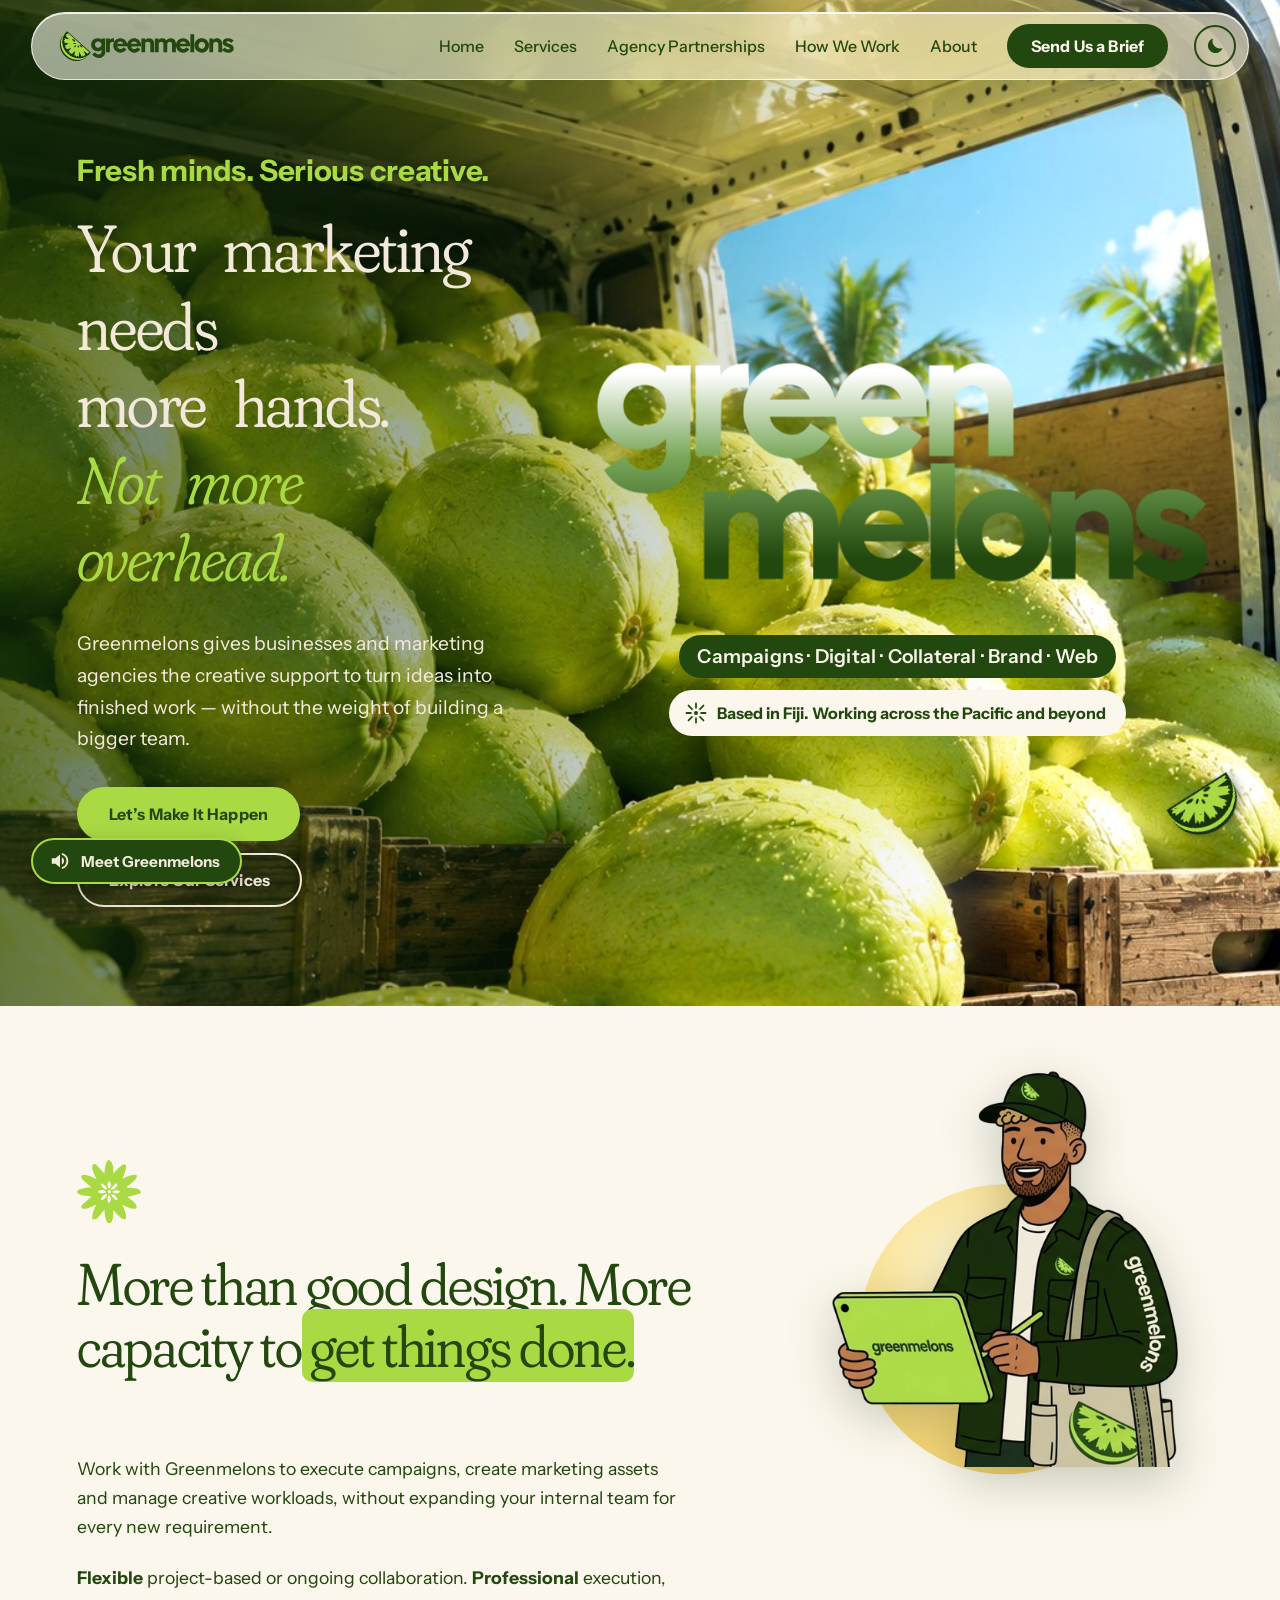
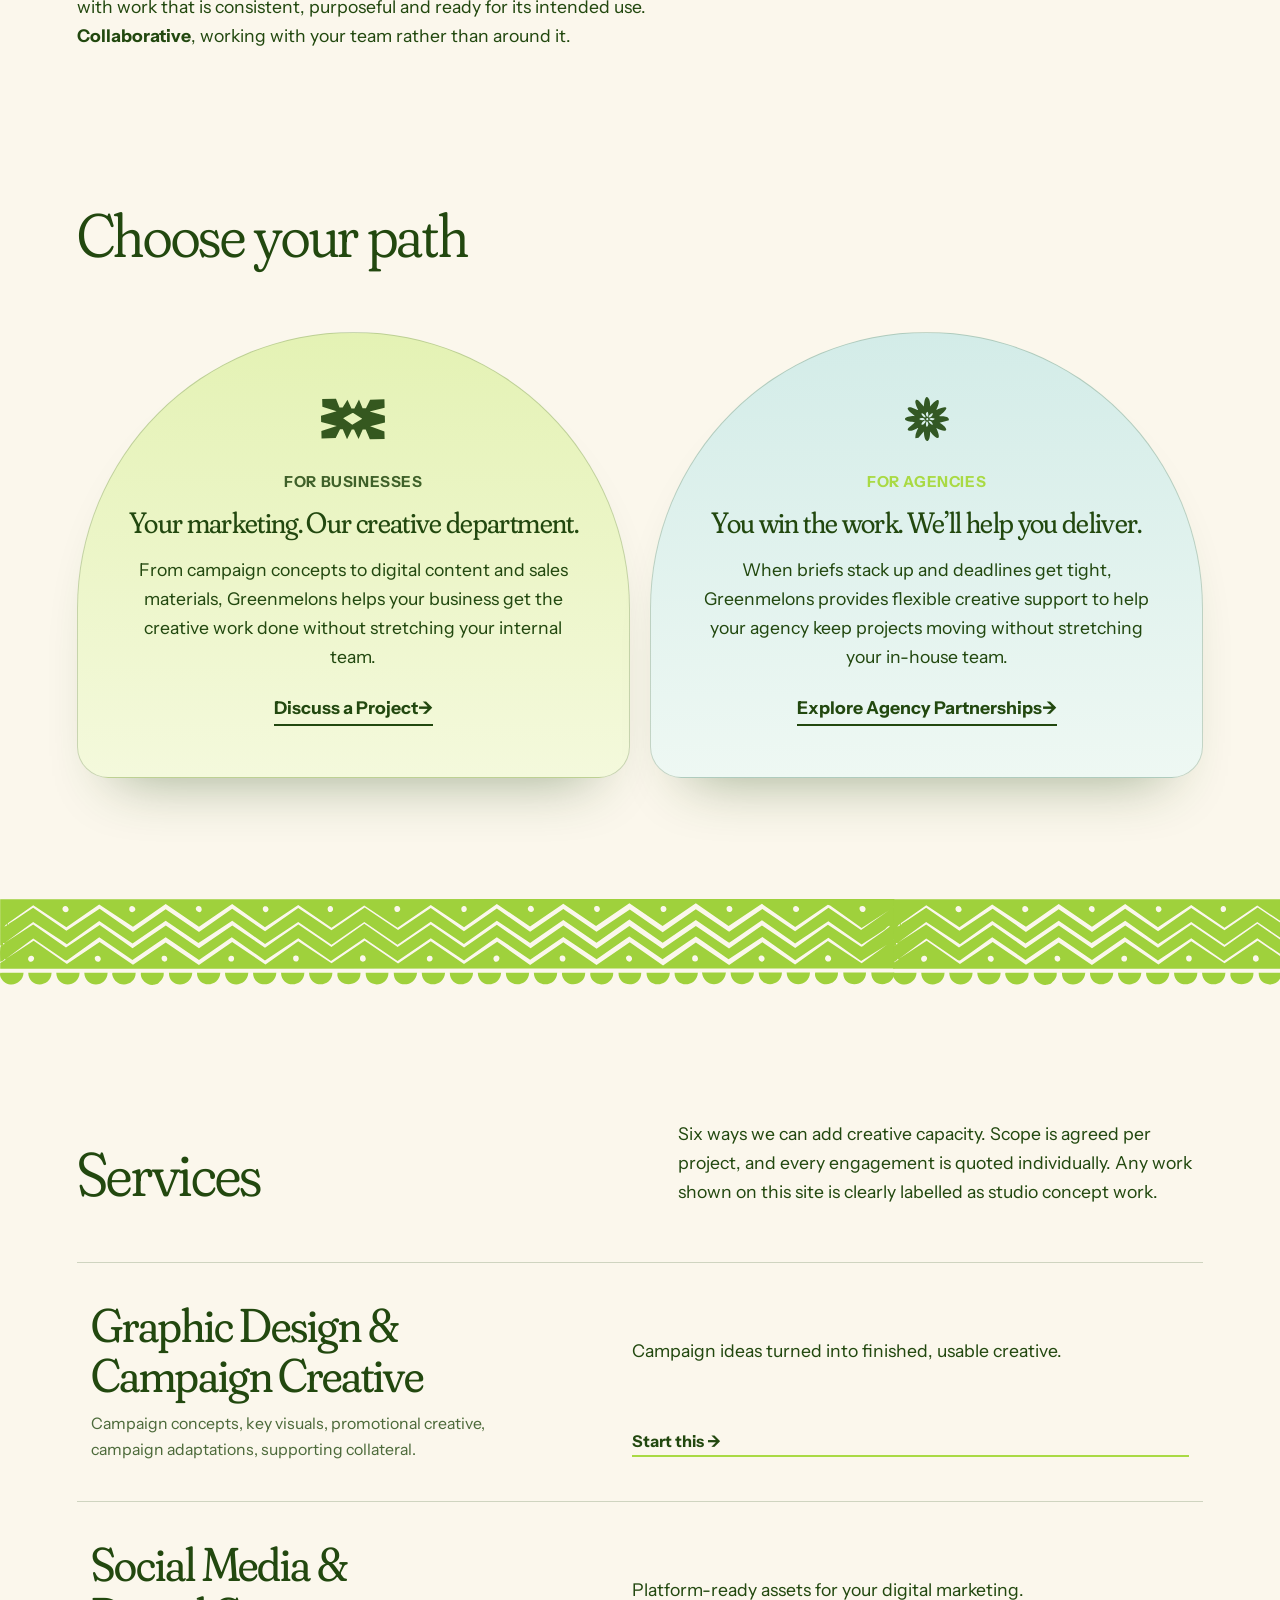
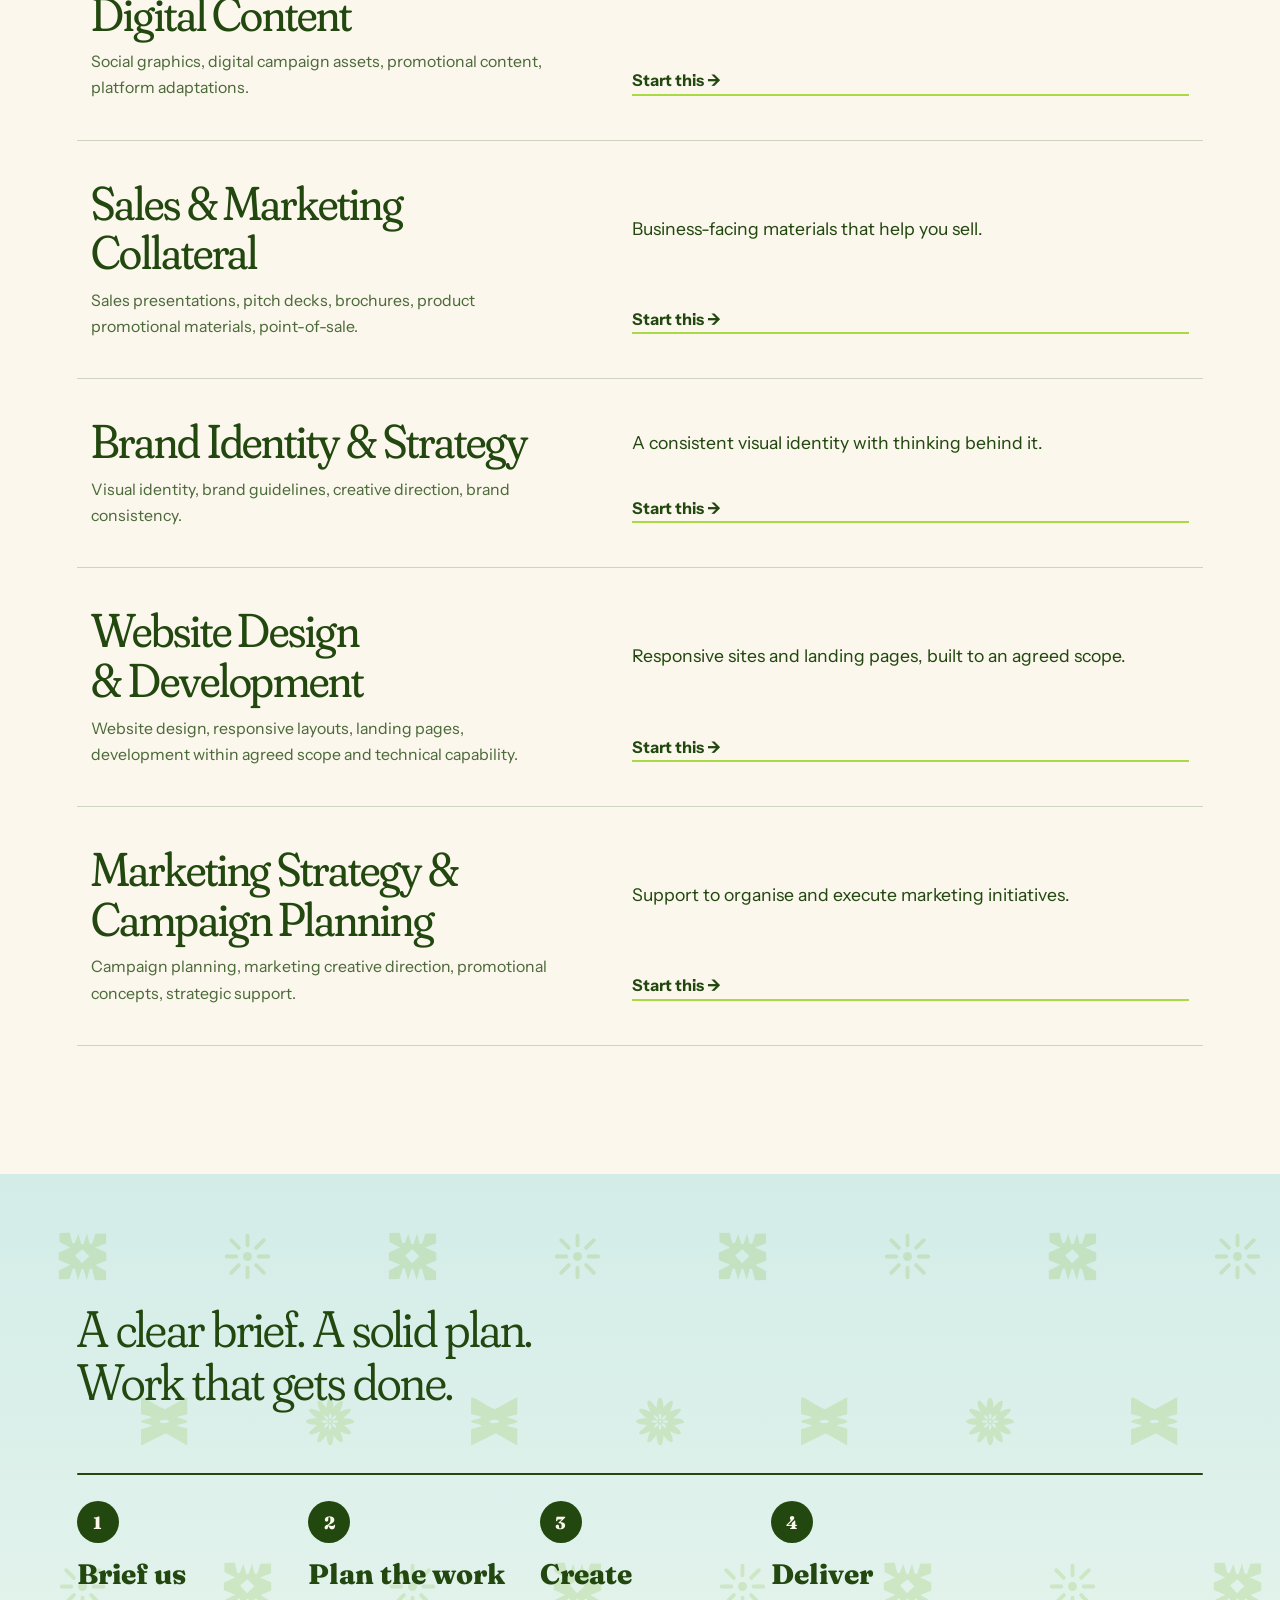
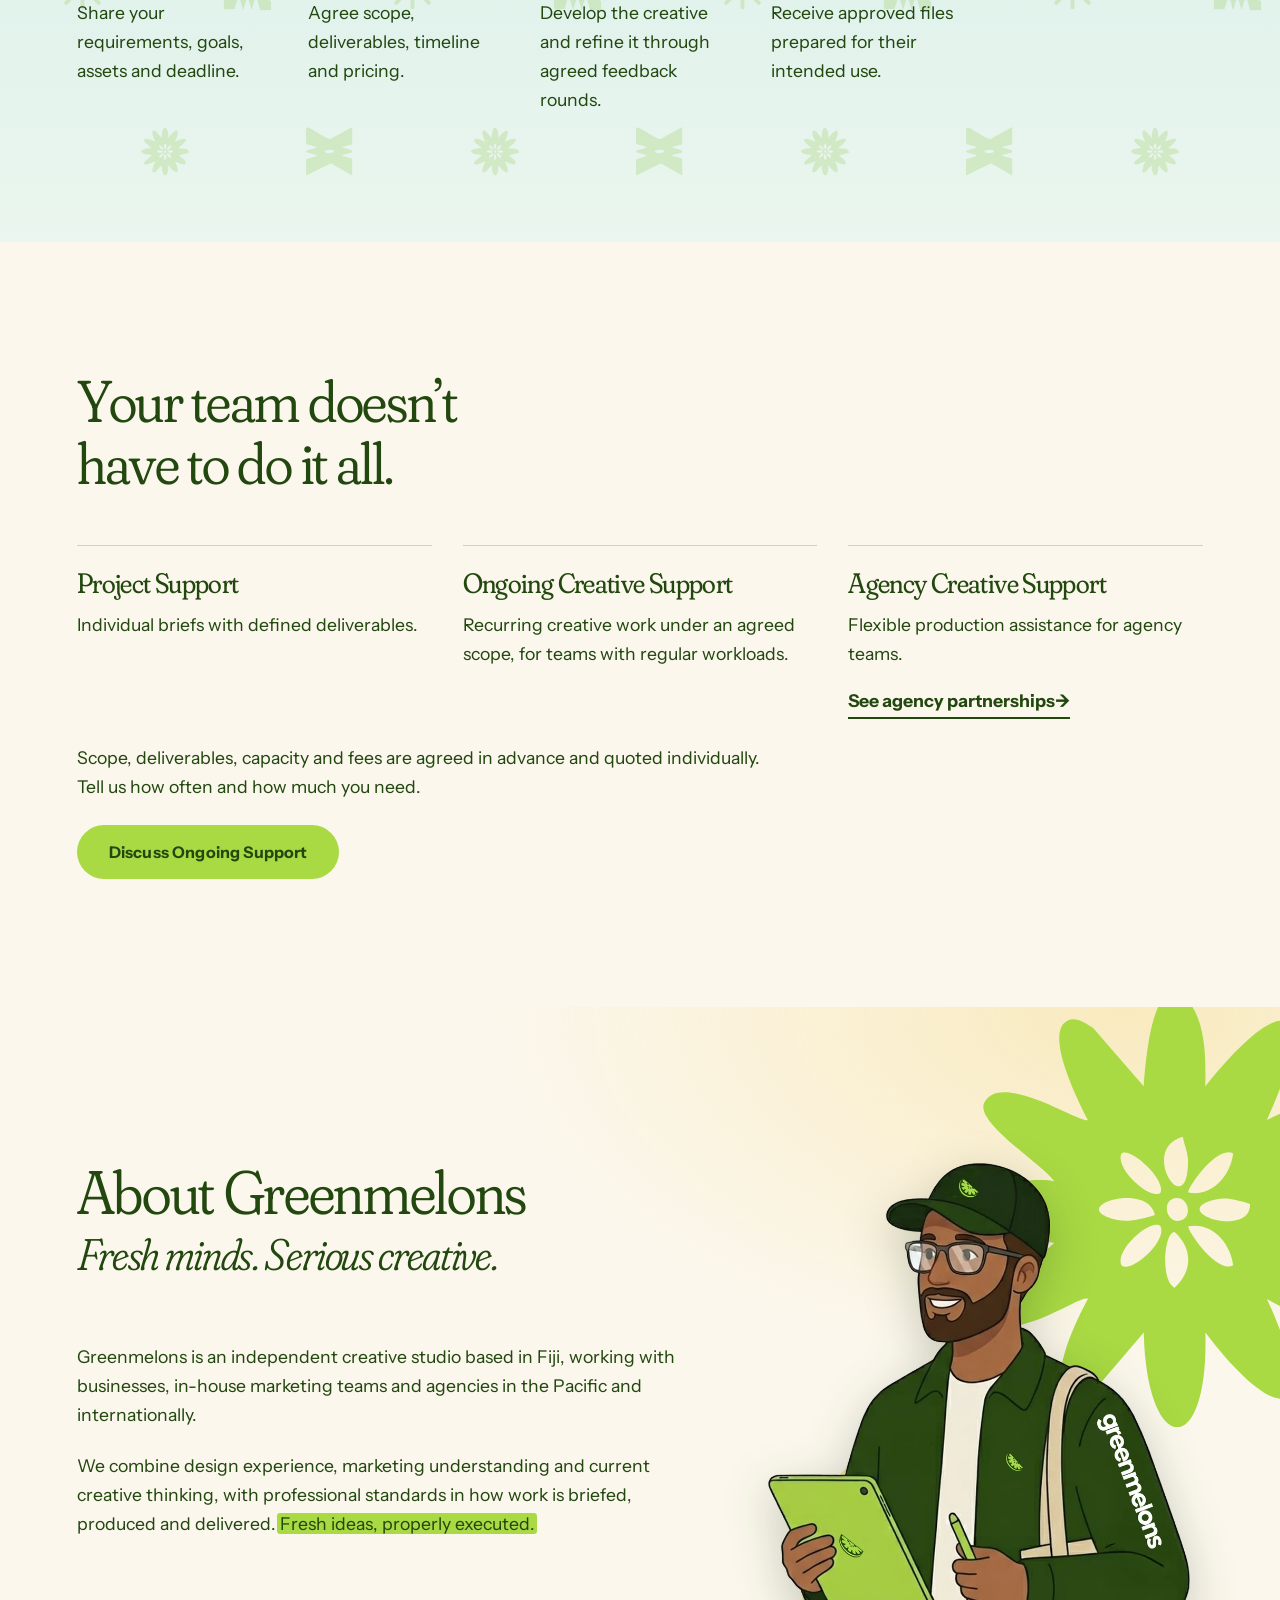
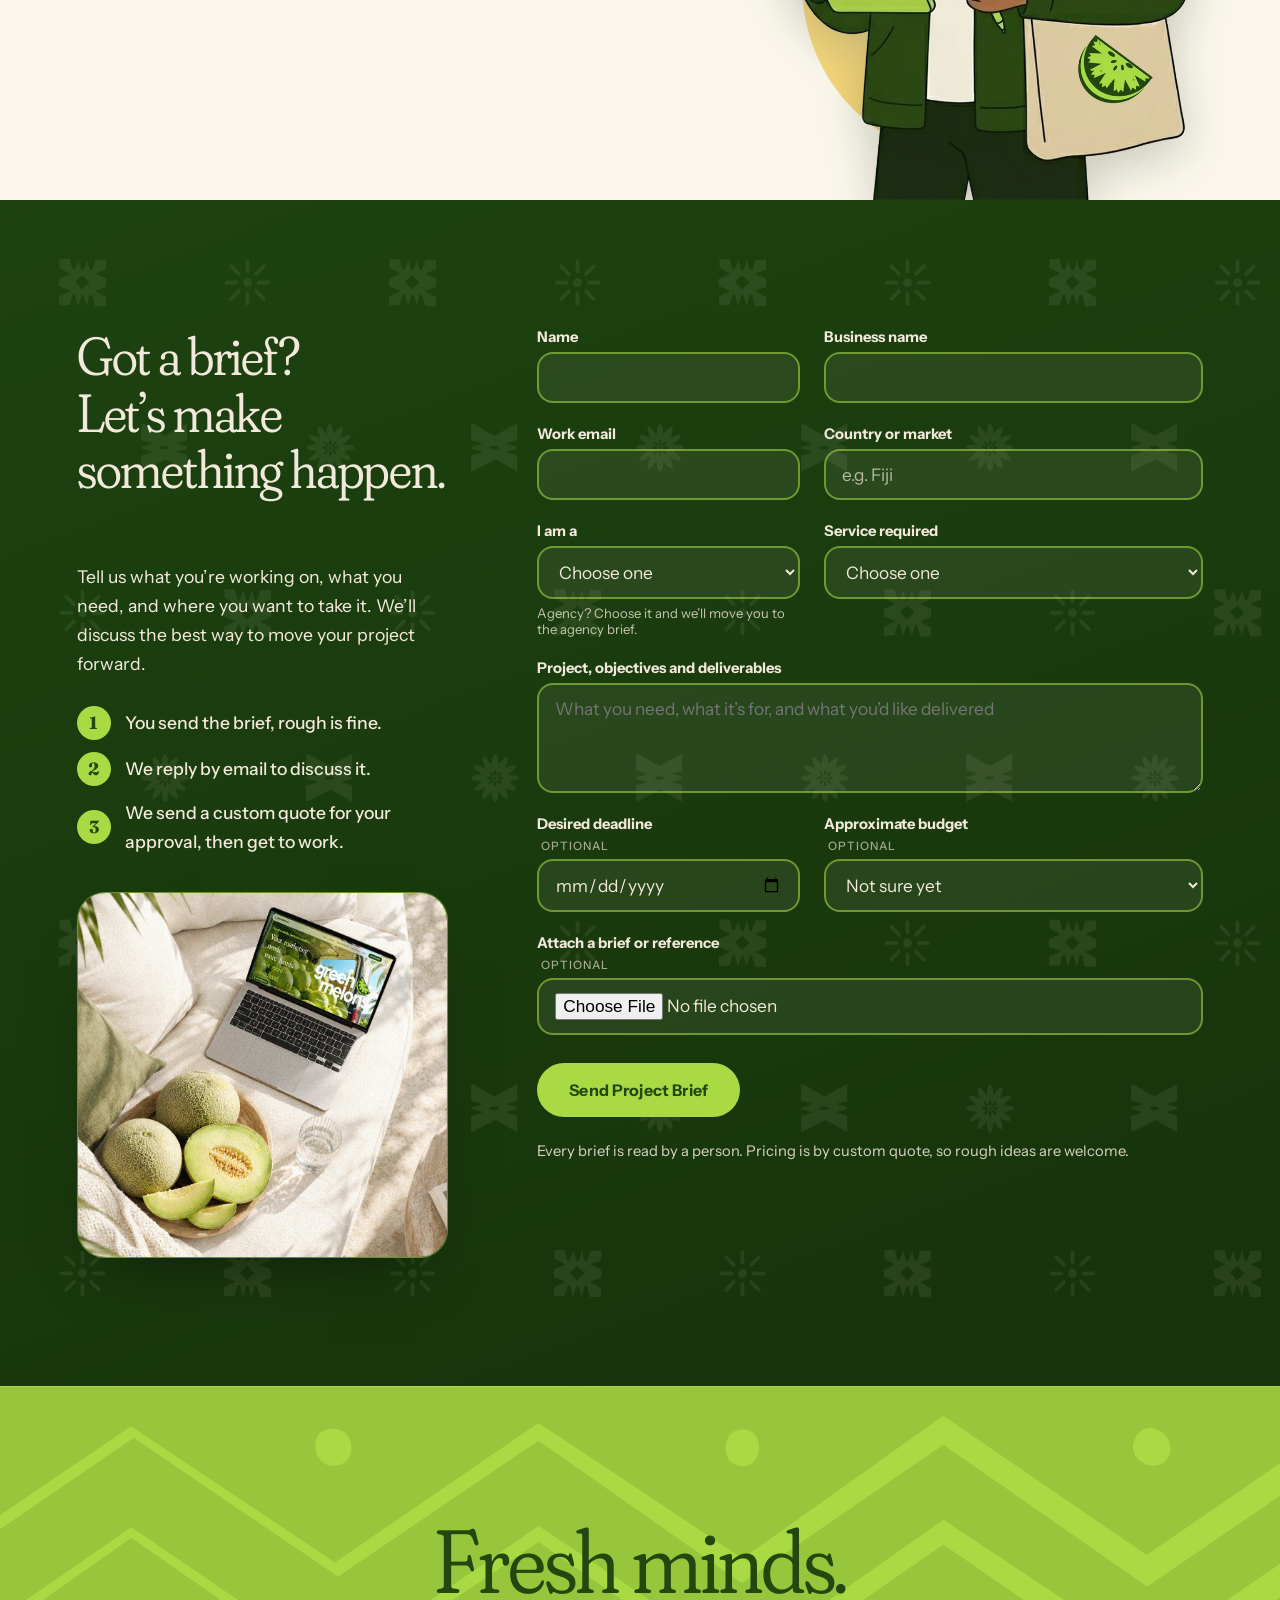
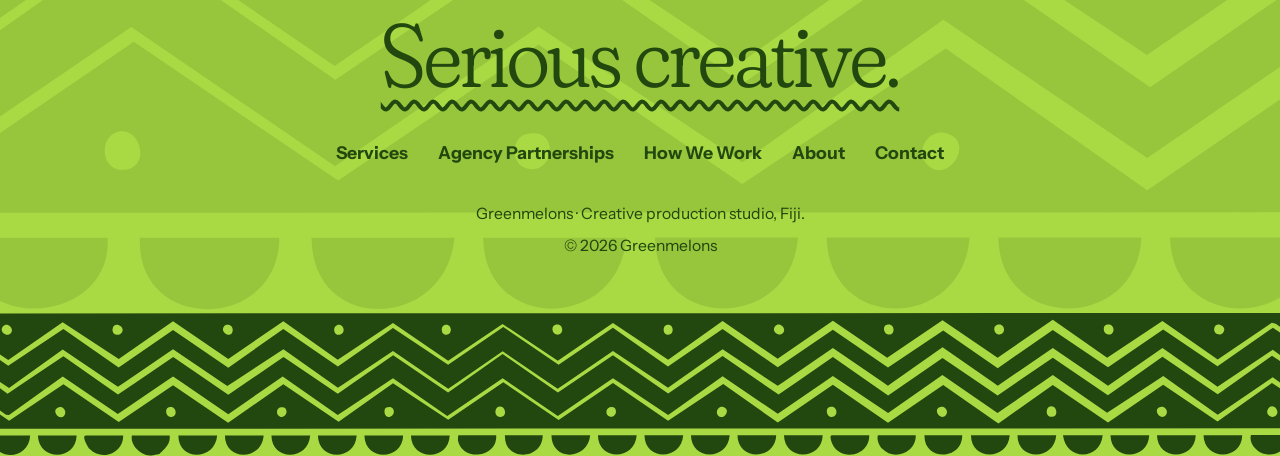
<file: index.html>
<!DOCTYPE html>
<html lang="en"><head><meta charset="UTF-8"><meta name="viewport" content="width=device-width,initial-scale=1">
<title>Greenmelons | Creative Production Studio for Businesses & Agencies, Fiji & Pacific</title>
<meta name="description" content="Greenmelons gives businesses and marketing agencies in Fiji, the Pacific and beyond flexible creative support: campaigns, digital content, collateral, brand and web, without building a bigger team.">
<meta name="theme-color" content="#FBF7EC">
<meta property="og:title" content="Greenmelons | Creative Production Studio for Businesses & Agencies, Fiji & Pacific"><meta property="og:type" content="website"><meta property="og:url" content="https://greenmelons.com/"><link rel="canonical" href="https://greenmelons.com/">
<meta property="og:description" content="Greenmelons gives businesses and marketing agencies in Fiji, the Pacific and beyond flexible creative support: campaigns, digital content, collateral, brand and web, without building a bigger team.">
<meta property="og:image" content="https://greenmelons.com/hero-bg.jpg">

<link rel="icon" href="logo-green.svg" type="image/svg+xml">
<script>(function(){try{var k=localStorage.getItem("gm-theme-v2");if(!k)k="light";document.documentElement.dataset.theme=k}catch(e){}})()</script>
<link rel="preconnect" href="https://fonts.googleapis.com"><link rel="preconnect" href="https://fonts.gstatic.com" crossorigin>
<link href="https://fonts.googleapis.com/css2?family=Fraunces:ital,opsz,wght,SOFT,WONK@0,9..144,300..900,0..100,0..1;1,9..144,300..900,0..100,0..1&family=Instrument+Sans:wght@400;500;600;700&display=swap" rel="stylesheet">
<link rel="stylesheet" href="style.css?v=3"><link rel="stylesheet" href="summer.css?v=8"><style>:root:not([data-theme=dark]) .gm-w{fill:url(#gmFade)}@media(max-width:900px){:root:not([data-theme=dark]) .gm-w{fill:#fff}}</style></head>
<body><a class="skip" href="#top">Skip to content</a>
<svg width="0" height="0" style="position:absolute" aria-hidden="true"><symbol id="fm" viewBox="0 0 1532.36 147.3">
                <path  d="M.34,79.49L.31.49l1532-.49c-.19,13.32-.06,26.66.01,40l-.99,1.49,1,.51c.04,8.65.03,17.35,0,26-2.33,1.2-3.04,2.36,0,2-.04,16.32.05,32.68.02,49L.35,119.49c-.06-3.32.08-6.68,0-10l9-5.51c-.68-4.22-2.32.28-3.22.84-1.81,1.11-3.57,2.44-5.78,2.67-.06-6.91-.6-15.29,0-22,.23-2.63,0-3.75,2-5.99H.34ZM15.66,41.87c14.16-8.18,27.11-18.54,41.15-27.07l56.92,39.68,56.92-37.84,57.02,39.67,56.14-38.84,57.03,38.93,56.78-39.91,56.36,38.69,56.82-39.81,56.93,37.97,56.92-38.84,57.11,38.79,56.05-38.01,56.84,39.83,56.32-38.71,57.01,39.65,56.84-38.86,56.91,39.01,57-38.06,56.25,38.84,56.83-39.52,57.02,38.61,56.91-39.01,56.08,37.98,57.17-39.85,55.87,37.87,47.43-33.55-46.48,30.2-53.92-38.74-3.99-.94-55.9,37.88-57.03-39.62-57.08,37.83-56.07-39.03-56.99,39.02-56.85-38.75-57.1,38.87-56.06-38.14-57,39.14-56.85-38.88-56.13,39.87-57.03-37.91-56.9,39-57.02-38.03-56.14,38.06-56.93-38.99-57.01,38-56.15-39.8-56.83,38.84-57.02-38.93-56.03,39.03-57.9-38.04-56.13,39.04L56.99,10.61,13.33,41.51c.49,5.14,2.14.47,2.33.36ZM116.07,21.21c4.87-4.87-3.52-12.84-7.85-7.35s3.76,11.44,7.85,7.35ZM230.08,21.17c6.68-6.73-7.93-14.1-8.72-4.18-.42,5.26,5.85,7.07,8.72,4.18ZM336.57,13.64c-5.41,6.21,8.29,14.03,8.85,4.24.33-5.84-6.24-7.24-8.85-4.24ZM453.03,12.52c-4.8,1.42-3.67,11.89,3.59,9.66,5.79-1.77,3.46-11.75-3.59-9.66ZM564.03,12.48c-3.84,1.13-3.83,8.53,0,9.66,8.62,2.54,8.61-12.21,0-9.66ZM677.98,12.43c-4.17,1.45-3.06,9.37,1.87,9.86,8.37.84,7.15-13-1.87-9.86ZM793.03,12.41c-3.84,1.13-3.83,8.53,0,9.66,8.62,2.54,8.61-12.21,0-9.66ZM913.07,20.95c4.87-4.87-3.52-12.84-7.85-7.35s3.76,11.44,7.85,7.35ZM1019.98,12.32c-3.96,1.39-2.71,8.55,1.04,9.68,8.92,2.69,8.58-13.06-1.04-9.68ZM1133.98,12.29c-4.17,1.45-3.06,9.37,1.87,9.86,8.37.84,7.15-13-1.87-9.86ZM1246.98,12.25c-3.84,1.33-3.31,8.39,1.06,9.66,8.96,2.61,8.52-12.98-1.06-9.66ZM1367.08,20.81c6.68-6.73-7.93-14.1-8.72-4.18-.42,5.26,5.85,7.07,8.72,4.18ZM1481.08,20.77c3.07-3.10,1.39-9.18-4.26-8.85-9.75.56-2.22,15.39,4.26,8.85ZM1529.82,13v1c.65-.33.65-.67,0-1ZM1515.97,51.64c-13.42,8.73-26.86,17.41-40.13,26.36l-57.01-39.96-57.01,38-56.81-39.81-56.17,38.84-57.01-38.91-56.8,38.83-57.02-39.69-56.33,39.69-56.85-38.81-56.9,39.03-56.94-37.8-56.31,39.65-56.85-37.91-57.01,39.13-56.84-38.8-56.15,38.81-57.01-39.06-56.81,37.95-56.27-39.85-57.88,38.08-56.06-38.12-56.82,38.95-57.02-38.61-55.36,39.7-57.8-37.83L8.33,74.98l48.5-31.44,56.19,39.71,57.66-38.74,56.31,39.7,57.01-38.68,56.84,38.78,57-38.92,56,37.91,57.15-39.81,56.69,38.64,56.3-39.73,57.03,39.7,56.83-38.52,57.02,39.61,56.13-38.9,57.82,39.95,56.04-38.78,57.03,39.71,56.12-38.83,56.85,38.74,56.99-38.97,56.85,38.8,56.31-39.65,57.04,38.66,56.02-39.74,56.96,37.63,2.65-.94c13.74-11.4,29.78-20.22,43.58-31.46.82-.67,3.17-2.16,2.59-3.4-3.76.54-5.89,4.33-7.87,5.62ZM12.32,43.49c-2.36-.38-2.84,2.73-4.97,3.51.93.22,6.64-1.77,4.97-3.51ZM10.35,102.48l47.33-30.85,56.94,39.67,56.06-37.67,57.11,38.79,56.04-37.97,56.85,38.75,56.97-39.69,57.04,38.71,56.14-39.84,57.02,37.88,56.82-38.78,57.12,38.83,56.03-38.01,56.93,38.94,56.91-37.84,56.33,39.61,56.82-38.84,56.93,38.99,56.92-38.96,57.01,39.79,56.13-39.58,57.02,38.62,56.91-39.01,56.08,37.97,56.21-39.86,57.8,37.83,43.46-31.49-44.43,27.56-56.05-39.69-56.8,38.56-56.18-39.84-57.95,38.02-56.07-38.98-57.01,38.99-56.93-39.02-56.03,39.04-57.02-38.04-56.83,38.94-56.99-38.65-56.16,39.82-57.01-37.88-56.9,38.98-56.96-38.89-57.1,38.94-56.05-38.95-57.01,37.94-56.83-39.77-56.12,38.83-57.04-38.96-56.99,38.95-56.86-38.83-55.37,39.76-3.22-.36-54.4-37.31L10.35,102.48ZM7.33,75.5c-1.09-1.09-3.08.9-1.99,1.99s3.08-.9,1.99-1.99ZM3.84,78.49v1c.65-.33.65-.67,0-1ZM621,96.51c-6.11.54-6.05,11.14.74,10.8,7.58-.38,5.16-11.32-.74-10.8ZM1190,96.32c-6.11.54-6.05,11.14.74,10.8,7.58-.38,5.16-11.32-.74-10.8ZM1422.11,105.79c4.9-4.94-3.31-13.56-7.84-7.32-4.16,5.73,3.71,11.49,7.84,7.32ZM49.59,106.23c5.13,5.15,12.49-4.86,6.77-8.26s-10.89,4.13-6.77,8.26ZM171.1,106.19c4.12-4.14-.92-11.75-6.77-8.26-5.72,3.41,1.64,13.41,6.77,8.26ZM278.98,97.53c-3.5,1.23-3.1,8.92,2.09,9.71,8.09,1.22,6.96-12.9-2.09-9.71ZM394.05,97.56c-3.72,1.12-4.17,8.07.28,9.4,8.13,2.42,9.64-12.38-.28-9.4ZM503.98,97.47c-2.92.97-2.95,9.77,2.87,9.77,6.76,0,7.1-13.07-2.87-9.77ZM734.05,97.46c-3.72,1.12-4.17,8.07.28,9.4,8.13,2.42,9.64-12.38-.28-9.4ZM846.59,105.98c5.13,5.15,12.49-4.86,6.77-8.26s-10.89,4.13-6.77,8.26ZM961.01,97.34c-4.26,1.5-2.48,9.44,1.87,9.87,8.41.82,7.1-13.03-1.87-9.87ZM1081.1,105.9c4.12-4.14-.92-11.75-6.77-8.26s1.64,13.41,6.77,8.26ZM1308.1,105.83c4.12-4.14-.92-11.75-6.77-8.26s1.64,13.41,6.77,8.26Z"/>
                <path  d="M232.35,126.42c.44,17.95-21.68,26.92-34.53,14.05-2.07-2.07-8.8-14.03-3.97-14.03h38.5Z"/>
                <path  d="M136.35,126.45c-1.26,26.32-39.01,27.18-40,.01h40Z"/>
                <path  d="M1002.35,126.17c.68,21.08-29.32,27.91-38.17,8.68-.69-1.5-3.43-8.67-.33-8.67h38.5Z"/>
                <path  d="M521.35,126.33c-.92,26.13-39.6,26.86-40,.01h40Z"/>
                <path  d="M1387.35,126.05c-.71,26.24-39.11,26.82-40,.01h40Z"/>
                <path  d="M280.35,126.4c.67,5.58-1.48,9.49-4.95,13.55-.51.6-4.95,5.03-5.27,5.21-.42.23-8.75,2.11-9.23,2.13-9.67.39-21.66-10.6-19.55-20.88h39Z"/>
                <path  d="M184.35,126.43c-1,26.39-39.04,26.74-40,.01h40Z"/>
                <path  d="M88.35,126.46c-1.12,26.08-39.51,26.9-40,.01h40Z"/>
                <path  d="M329.35,126.39c-1.88,25.9-40.32,27.17-40,.01h40Z"/>
                <path  d="M1339.35,126.06c-.95,26.01-39.37,27.01-40,.01h40Z"/>
                <path  d="M569.35,126.31c-.86,26.21-39.32,26.79-40,.01h40Z"/>
                <path  d="M617.35,126.29c1.45,23-34.62,27.31-39.36,5.78-.28-1.26.07-5.77.36-5.77h39Z"/>
                <path  d="M906.35,126.2c-1.12,26.08-39.51,26.9-40,.01h40Z"/>
                <path  d="M1435.35,126.03c.61,14.55-14.71,23.83-27.99,18.50-6.67-2.68-13.31-11.16-11.01-18.49h39Z"/>
                <path  d="M1291.35,126.08c-1.12,26.08-39.51,26.9-40,.01h40Z"/>
                <path  d="M954.35,126.19c-.96,26.08-39.29,26.87-40,.01h40Z"/>
                <path  d="M1050.35,126.15c.82,17.78-22.31,26.92-34.53,14.04-3.08-3.25-6.10-9.64-4.47-14.03h39Z"/>
                <path  d="M1532.35,126c-1.9,26.03-40.17,26.9-40,.01h40Z"/>
                <path  d="M665.35,126.28c-.03,26.15-40.10,27.13-39,.01h39Z"/>
                <path  d="M425.35,126.36c-1.95,26.17-39.6,26.82-40,.01h40Z"/>
                <path  d="M473.35,126.34c-1.63,26.11-39.42,26.91-40,.01h40Z"/>
                <path  d="M3.35,126.49h2c11.65,0,23.35-.01,35,0-.69,15.16-17.21,25.12-30.70,17.21-5.02-2.94-11.05-10.57-9.36-16.67.33-1.20,2.66-.26,3.06-.54Z"/>
                <path  d="M714.35,126.26c-2.51,26.03-39.94,27.19-40,.01h40Z"/>
                <path  d="M762.35,126.25c-2,26.30-39.80,26.67-40,.01h40Z"/>
                <path  d="M810.35,126.23c-1.95,26.17-39.60,26.82-40,.01h40Z"/>
                <path  d="M1195.35,126.11c-1.82,26.16-39.95,26.66-40,.01h40Z"/>
                <path  d="M377.35,126.37c-1.92,26.18-39.88,26.67-40,.01h40Z"/>
                <path  d="M1483.35,126.02c-.08,26.29-39.67,26.96-39,.01h39Z"/>
                <path  d="M1243.35,126.09c-2.82,26.40-37.84,26.61-41,.01h41Z"/>
                <path  d="M858.35,126.22c-2.03,26.14-39.34,26.87-40,.01h40Z"/>
                <path  d="M1147.35,126.12c-1.92,26.18-39.88,26.67-40,.01h40Z"/>
                <path  d="M1098.35,126.14c0,26.28-39.73,26.84-39,.01h39Z"/>
                <path  d="M1532.34,70c-3.04.36-2.33-.80,0-2,0,.56,0,1.40,0,2Z"/>
                <path  d="M1532.33,42l-1-.51.99-1.49c0,.59,0,1.42,0,2Z"/>
                <path  d="M1529.82,13c.65.33.65.67,0,1v-1Z"/>
            </symbol></svg>

<svg width="0" height="0" style="position:absolute" aria-hidden="true" id="motifs">
<symbol id="m1" viewBox="0 0 162.5 103.9"><path fill="currentColor" d="M2.98.86l34.82-.86,9.15,23,8.07-.2,12.13-19.99,10.15,22.47,7.57-.19,11.56-22.5,9.13,21.99,8.58-.21,10.58-21.47,36.33-.9.52,21.2-38.14,9.53,38.64,10.66.42,17.16-37.62,10.02,36.18,13.24.47,19.18-37.34.92-10.73-25.49-7.57.19-10.52,23.99-11.45-23.95-5.8.14-12.02,24.54-10.73-25.49-7.07.17-11.06,22.49-35.83.89-.47-19.18,39.08-12.58L.39,59.5l-.39-15.64,39.6-11.58L3.46,20.54,2.98.86ZM80.86,36.3l-24.66,13.74,23.13,16.6,25.37-15.27-23.85-15.06Z"/></symbol>
<symbol id="m2" viewBox="0 0 25.96 105.65"><path fill="currentColor" d="M.06.12C2.85-.41,1.58.94,2.22,2.23c3.84,7.8,6.12,16.48,10.79,23.79L24.52.12c2.94-.25.47,1.04.47,1.43v34.54c0,1.53-4.74,5.28-5.69,6.85-.4,2.37,8.08,6.5,5.19,12.8-.8,1.75-5.43,4.08-5.12,6.07.23,1.75,5.63,6.45,5.63,6.9v36.94l-11.52-26.86L.06,105.65v-35.98c0-.94,5.6-5.82,5.79-7.68-.01-2.12-5.55-6.14-5.82-8.67-.51-4.73,6.44-7,5.64-10.28C5.12,40.79.06,36.54.06,36.1V.12ZM11.58,56.72c4.15-.5,5.05-5.64,1.39-7.66-4.51,1.54-2.91,4.61-1.39,7.66Z"/></symbol>
<symbol id="m3" viewBox="0 0 75 75"><circle cx="37.5" cy="37.5" r="7" fill="currentColor"/><path fill="none" stroke="currentColor" stroke-width="6" stroke-linecap="round" d="M37.5 5 L37.5 20 M37.5 70 L37.5 55 M5 37.5 L20 37.5 M70 37.5 L55 37.5 M12 12 L24 24 M63 63 L51 51 M12 63 L24 51 M63 12 L51 24"/></symbol>
<symbol id="m4" viewBox="0 0 75.48 74.85"><path fill="currentColor" d="M42.94,16.36C55.69.29,63.19.71,53.49,22.12c16.85-8.14,24.94-5.56,6.96,8.36-.8.62-1.76-.02-1.21,2.19,5.32-.02,16.26-.48,16.25,6.67l-16.26,4.37c18.14,10.91,12.89,19.54-5.73,9.11,9.75,21.12,1.97,22.29-10.55,5.76.62,21.96-10.08,21.44-10.57,0l-9.05,10.6-5.33.91c-.63-6.18,2-11.95,4.79-17.26-1.04-.85-11.08,6.65-16.28,4.31-2.17-.98-1.93-2.67-.44-4.24l10.96-9.66c-5.56-1.5-13.13-.18-17.01-5.27-.62-4.28,13.8-6.24,17.02-5.3-1.66-2.67-13.59-10.08-12.05-13.44,2.67-5.77,16.79,3.7,17.8,2.88-1.75-3.38-6.54-13.02-4.35-16.34,1.67-1.89,3.63-.47,5.26.58l8.67,10.01c.19-3.14,1.19-16.34,5.27-16.36,5.48,2.44,5.41,11.12,5.29,16.36ZM39.08,25c-7.74,2.11.88,15.11.89,4.2,0-1.57-.64-2.74-.89-4.2ZM35.25,34.59c.99-2.42-5.42-8.02-6.7-6.71-1.2,2.6,5.12,8.2,6.7,6.71ZM47.72,27.88c-2.83-1.57-8.14,6.35-7.67,6.7,4.08.74,7.18-2.85,7.67-6.7ZM34.3,38.42c-1.23-5.46-13.41-1.93-8.4.26,3.02,1.32,5.42.62,8.4-.26ZM37.67,35.56c-2.27.5-1.41,4.34.93,3.83s1.41-4.34-.93-3.83ZM50.6,36.52c-2.72-.81-4.66-1.48-7.44-.26-5.05,2.22,7.69,5.9,7.44.26ZM35.25,40.35c-1.56-1.5-7.91,4.1-6.7,6.71,1.56,1.5,7.91-4.1,6.7-6.71ZM47.72,47.06c-.48-3.85-3.59-7.44-7.67-6.7-.47.35,4.84,8.28,7.67,6.7ZM37.66,41.33c-1.76-.06-2.47,8.35,0,9.56,3.16-2.81,3.12-6.79,0-9.56Z"/></symbol>
</svg>

<header class="top">
  <a class="mark play" href="#top" aria-label="Greenmelons"><svg class="logo" viewBox="0 0 491.96 551.23" aria-hidden="true"> <g> <path class="st1" d="M410.13,387.43c-22.11,17.69-48.14,29.69-76.74,34.78-85.28,15.2-171.93-31.65-212.57-107.07-32.51-60.33-31.96-133.75,10.31-188.58l18.25-19.17,7.24-8.05,285.56,254.09c-4.03,6.47-8.44,7.67-10.09,9.92-5.76,7.82-13.16,13.97-19.51,21.26l-2.45,2.81ZM124.98,186.27l9.13,14.49-18.28,5.82,16.22,14.12-12.15,10.35,66.01,16.45-58.07,21.82,9.81,5.77c1.36.8,2.83.9,4.05,2.33.36.42,1.88-.82,1.73-1.36l-.48-1.79c-.56-2.09-.35-3.94,1.48-5.05.69,2.51,1.36,3.4,3.56,4.4-5.12,2.85,3.96,5.6-.78,9.86-.68-1.79-.86-3.24-2.81-4.33-2.06,4.66-7.89,12.6-7.98,12.64-.64.26-1.52.22-2.51-.42-.6.52-1.17,1.22-1.41,2.37l19.95,3.97-4.39,15.61,60.84-17.49-35.69,48.87,16.78.93-1.7,19.4,18.47-5.8,3.05,10.36c.28.94,2.82,2.27,3.71,1.82l9.29-9.97c1.25-1.35,3.11-3.92,3.55-5.57,1.05-3.97,3.43-4.71,5.39-5.68,3.78-1.87,5.62-6.5,8.66-9.16,1.4-1.23,2.87-1.5,4.36-3.12l6.79-7.4-4.44,63.11,14.48-7.69,8.18,19.17,12.35-14.43,12.4,13.65,9.14-61.59,30.01,60.87,7.42-13.93,17.38,12.71,1.94-18.89,17.07,6.1-25.85-61.13,54.51,41.21-.72-16.49,19.74,3.83-3.35-7.94L165.53,121.05l.59,14.45-18.74-3.68-.85.92,7.69,17.7-16.31,2.53,51.8,44.75-63.96-12.24-.78.78ZM146.93,131.77c-.53-.62-1.23.15-.61.64l.61-.64ZM125.34,185.3c-.59-.61-1.21.24-.6.68l.6-.68Z"/> <path class="st0" d="M410.13,387.43l-2.58,3.37-7.96,7.77c-41.82,39.45-102.83,51.63-158.99,38.19-61.55-14.72-114.02-57.3-140.98-114.53-26.07-55.32-25-121.05,10.53-171.54.85-1.21,1.64-1.8,1.5-3.27l11.87-13.94c2.32-2.72,5.27-4.47,7.61-6.93-42.27,54.83-42.83,128.24-10.31,188.58,40.64,75.41,127.29,122.26,212.57,107.07,28.6-5.1,54.63-17.1,76.74-34.78Z"/> <path class="st1" d="M111.65,147.44c.14,1.47-.65,2.06-1.5,3.27-35.53,50.48-36.59,116.21-10.53,171.54,26.96,57.22,79.43,99.8,140.98,114.53,56.17,13.44,117.17,1.26,158.99-38.19-2.36,2.31-3.76,4.78-6.13,7.22-23.92,24.61-54.9,40.43-88.94,46.18-115.73,19.56-229.84-73.11-234.28-189.6-1.62-42.53,12.38-84.23,41.41-114.95Z"/> <path class="st0" d="M147.38,131.82l18.74,3.68-.59-14.45,256.29,228.01,3.35,7.94-19.74-3.83.72,16.49-54.51-41.21,25.85,61.13-17.07-6.1-1.94,18.89-17.38-12.71-7.42,13.93-30.01-60.87-9.14,61.59-12.4-13.65-12.35,14.43-8.18-19.17-14.48,7.69,4.44-63.11-6.79,7.4c-1.49,1.62-2.96,1.9-4.36,3.12-3.04,2.66-4.88,7.29-8.66,9.16-1.96.97-4.34,1.71-5.39,5.68-.44,1.65-2.3,4.23-3.55,5.57l-9.29,9.97c-.89.45-3.43-.88-3.71-1.82l-3.05-10.36-18.47,5.8,1.7-19.4-16.78-.93,35.69-48.87-60.84,17.49,4.39-15.61-19.95-3.97c.23-1.15.81-1.85,1.41-2.37,1,.64,1.87.68,2.51.42.09-.04,5.92-7.98,7.98-12.64,1.95,1.09,2.14,2.55,2.81,4.33,4.73-4.25-4.34-7,.78-9.86-2.2-1.01-2.88-1.89-3.56-4.4-1.83,1.11-2.03,2.95-1.48,5.05l.48,1.79c.14.54-1.38,1.78-1.73,1.36-1.21-1.43-2.69-1.53-4.05-2.33l-9.81-5.77,58.07-21.82-66.01-16.45,12.15-10.35-16.22-14.12,18.28-5.82-9.13-14.49-.24-.29c-.61-.44.01-1.29.6-.68.07.08.24.17.42.19l63.96,12.24-51.8-44.75,16.31-2.53-7.69-17.7c-.06-.13-.14-.26-.22-.34-.62-.48.08-1.26.61-.64.1.05.28.09.45.05ZM178.85,148.58c-3.67-5.38-.92-8.02-1.51-10-.1-.33-.93-.56-.75.41.23,2.07-1.45,1.99-1.97-.06-.92,3.57,0,8.2,4.22,9.66ZM182.66,151.05c-.97-.66-1.43-1.2-2.63-1.06,1.61,2.9,2.55,5.47,5.62,6.96-1.12-2.16-2.48-3.42-2.98-5.91ZM219.48,193.71c-1.36,2.01-.77,5.28.48,7.45,9.08,15.87,29.24,25.26,33.29,19.24,6.91-10.27-27.12-36.54-33.77-26.7ZM261.98,245.62c-.39-9.26-30.77-8.9-29.64.64,1.05,8.79,30.02,8.55,29.64-.64ZM342.23,290.97c6.68-10.15-27.39-36.44-33.92-26.62-.91,1.37-1.11,4.14-.08,6.22,8.25,16.64,29.8,26.77,34,20.4ZM265.55,273.53c.3-2.19-.71-4.32-1.86-5.14-1.42-1.01-3.49-1.37-5.35-.69-11.15,4.08-16.72,17.98-12.11,21.97,5.07,4.4,17.69-4.34,19.32-16.15ZM288.6,267.71c-9.09,1.63-4.49,30.68,4.9,28.95,9.24-1.7,3.97-30.53-4.9-28.95ZM188.4,291.96c-.15-5.66-3.14-9.58-5.06-13.84-1.46.1-1.89.7-2.1,1.15-.36.77.35,1.43.71,2.11l2.6,4.83c2.25,1.49,2.58,3.88,3.84,5.75ZM348.03,357.76c1.34-1.84.06-3.53-.04-4.62,1.35-1.68,1.23-2.35.74-4.65l-.55-2.53c-.16-.74-1.31-1.12-1.92-.26.22.56.86,1.77.45,2.21l-1.26,1.35,1.14,2.26c-.09,2.3-.22,4.65,1.44,6.25Z"/> <path class="st1" d="M342.23,290.97c-4.2,6.38-25.75-3.76-34-20.4-1.03-2.08-.83-4.85.08-6.22,6.53-9.83,40.6,16.47,33.92,26.62Z"/> <path class="st1" d="M219.48,193.71c6.65-9.85,40.68,16.43,33.77,26.7-4.05,6.01-24.21-3.38-33.29-19.24-1.25-2.18-1.83-5.45-.48-7.45Z"/> <path class="st1" d="M261.98,245.62c.39,9.19-28.59,9.43-29.64.64-1.14-9.54,29.25-9.9,29.64-.64Z"/> <path class="st1" d="M288.6,267.71c8.87-1.59,14.14,27.24,4.9,28.95-9.39,1.73-13.99-27.32-4.9-28.95Z"/> <path class="st1" d="M265.55,273.53c-1.63,11.8-14.25,20.54-19.32,16.15-4.61-4,.96-17.89,12.11-21.97,1.86-.68,3.93-.33,5.35.69,1.15.82,2.16,2.95,1.86,5.14Z"/> <path class="st1" d="M188.4,291.96c-1.27-1.87-1.59-4.26-3.84-5.75l-2.6-4.83c-.36-.68-1.08-1.34-.71-2.11.21-.44.64-1.05,2.1-1.15,1.92,4.27,4.92,8.18,5.06,13.84Z"/> <path class="st1" d="M348.03,357.76c-1.66-1.6-1.54-3.95-1.44-6.25l-1.14-2.26,1.26-1.35c.41-.44-.23-1.65-.45-2.21.61-.86,1.76-.49,1.92.26l.55,2.53c.49,2.3.61,2.97-.74,4.65.1,1.09,1.38,2.78.04,4.62Z"/> <path class="st1" d="M178.85,148.58c-4.22-1.46-5.14-6.09-4.22-9.66.52,2.05,2.2,2.13,1.97.06-.18-.96.65-.73.75-.41.59,1.98-2.17,4.62,1.51,10Z"/> <path class="st1" d="M182.66,151.05c.5,2.49,1.86,3.75,2.98,5.91-3.06-1.5-4-4.07-5.62-6.96,1.2-.14,1.66.4,2.63,1.06Z"/> </g> </svg><svg class="name" viewBox="133 60 1089 183" aria-hidden="true" fill="currentColor"><path style="--i:0;--dx:1" d="M141.59,215.31l23.7-15.99c5.71,12.23,17.69,18.12,30.68,15.9,16.78-2.88,19-17.49,16.83-35.04-8.11,8.6-18.55,11.62-29.71,11.68-29.16.16-50.13-22.33-49.26-51.04.83-27.45,21.15-48.9,49.22-48.94,11.17-.02,21.51,3.52,29.56,11.56,1.12-3.39.65-5.51.63-8.65h28.45s-.11,104.07-.11,104.07c-.02,18.11-11.42,33.2-28,39.62-10.52,4.07-21.45,4.64-32.69,3.35-16.53-2.26-30.78-11.37-39.3-26.51ZM213.13,138.86c-1.62-14.99-15.68-23.84-30.07-20.85-12.96,2.7-20.88,14.53-18.99,27.21,1.83,12.33,12.82,20.37,25.92,19.63s24.66-11.95,23.14-26Z"/><path style="--i:1;--dx:114" d="M379.73,161.45l23.58,15.13c-10.03,16.05-26.01,25.37-44.54,25.67-19.38.32-37-10.08-46.75-24.73-11.57-17.38-11.94-38.27-3.68-56.53-5.17-.99-9.68-1.14-14.47-.4-9.71,1.51-16.97,9.32-17.01,19.42l-.28,59.59-29.15-.05-.06-104.88,28.36.08.43,11.36c6.74-10.61,19.12-14.99,32.17-13.04l.68,26.57c10.68-19.17,30.32-29.14,51.88-27.5,24.24,1.85,42.61,18.48,47.88,42.78,5.92-25.6,25.25-41.55,50.12-42.98,27.23-1.57,50.79,16.57,55.2,43.61l.78,18.67-76.31.19c2.69,11.12,11.66,18.86,22.44,20.37s19.7-4.31,24.73-13.55l23.47,15.1c-12.03,20.23-35.48,29.82-58.47,24.47-21.37-4.97-38.84-22.9-41.77-46.51l-75.85.03c1.54,8.82,7.48,15.03,15.02,18.44,11.69,5.29,25.24,1.13,31.6-11.3ZM379.37,133.93c-3.72-11.63-13.81-17.12-23.95-16.79s-19.37,6.4-22.15,17.15l46.1-.35ZM485.12,133.99c-3.69-11.55-13.36-16.95-23.65-16.89-9.95.06-19.43,6.06-22.64,17.12l46.29-.22Z"/><path style="--i:2;--dx:384" d="M546.18,137.56l-.44,61.97-28.5.04-.2-46.73.16-58.16,27.9.03c.41,3.38-.41,6.05,1.02,9.76,12.03-13.84,32.78-16.18,47.94-7.63,12.92,7.28,20.46,21.05,20.48,36.04l.08,66.63-29.12.03-.03-61.66c0-5.21-1.74-10.55-5.39-14.24-5.62-5.68-14.22-6.91-22.09-3.63-5.81,2.42-11.74,9.04-11.8,17.56Z"/><path style="--i:3;--dx:487" d="M780.31,199.41l-29.3.17-.24-63.51c-.04-10.57-8.64-17.51-18.69-17.03-9.68.47-17.26,7.76-17.32,18.07l-.42,62.4h-28.88s-.41-64.41-.41-64.41c-.07-10.18-8.53-16.4-17.96-16.04-9.63.37-17.42,7.64-17.47,17.94l-.29,62.45-29.37.08v-104.72s28.46-.14,28.46-.14l.58,10.65c6.34-8.98,16.1-13.24,26.91-13.37,12.96-.15,24.55,5.11,31.87,16.22,9.25-12.29,22.63-17.4,37.05-16.07,15.58,1.44,27.95,11.11,32.99,25.92l3.61,20.39c3.63-25.51,22.96-44.06,48.56-46.28,19.73-1.71,38.72,6.33,49.65,23.01,7.65,11.67,10.21,25.49,8.86,39.07l-77.01.12c2.6,10.77,10.79,18.06,20.97,20.16,10.85,2.23,21.25-3.01,26.56-13.08l23.83,15.01c-16.64,26.27-48.8,32.99-74.4,18.1-14.13-8.22-24.75-23.36-26.84-40.79-1.1,2.45-1.2,4.8-1.21,7.15l-.08,38.54ZM858.53,133.92c-3.77-11.88-14.1-17.24-24.82-16.74-9.72.46-19.04,6.89-21.61,17.07l46.43-.33Z"/><polygon style="--i:4;--dx:758" points="919.95 199.42 890.89 199.56 890.9 60.98 919.93 60.97 919.95 199.42"/><path style="--i:5;--dx:789" d="M1002.43,196.68c-18.66,8.97-39.44,6.94-56.08-4.3-15.44-10.43-25.06-28.84-24.14-48.49,1.24-26.52,20.29-47.28,46.32-51.33,27.02-4.2,53.14,11.27,61.58,36.68,8.69,26.15-1.89,55.06-27.68,67.45ZM975.91,173.3c9.02.84,16.88-3.66,21.7-9.48,5.3-6.42,7.06-14.86,5.37-23-2.76-13.24-14.5-22.03-27.42-20.75s-22.18,11.16-23.07,24.44c-.95,14.23,8.4,27.4,23.42,28.79Z"/><path style="--i:6;--dx:902" d="M1221.39,168.4c.06,13.7-7.22,25.18-19.84,30.06-23.13,8.94-50.99,2.99-67.63-17.12l-.44,18.17-29.1.02-.33-63.52c-.05-10.35-8.29-17.45-18.12-17.79-11.5-.39-21.23,7.8-21.29,19.78l-.33,61.44h-28.83s-.26-44.55-.26-44.55v-14.07s.28-46.14.28-46.14l28.33.05.46,10.68c6.35-7.94,14.55-12.29,24.62-13.32,23.29-2.39,42.41,13.98,44.16,37.65l.7,49.73,18.81-17.44c4.47,5.89,9.05,10.32,15.07,13.18,11.59,5.5,25.86,2.81,25.35-5.77-.19-3.18-3.17-5.89-6.69-7.16l-30.64-11.06c-12.05-4.35-19.14-15.4-19.01-27.87s7.69-23.22,20-27.79c15.75-5.84,33.03-4.6,48.44,2.1,5.92,3.22,10.75,7.01,15.43,12.51l-17.38,18.58c-12.42-17.04-36.85-16.44-37.33-6.34-.14,2.84,1.73,5.78,4.8,6.83l18.6,6.35c16.74,5.71,32.05,12.08,32.14,32.82Z"/></svg></a>
  <div class="right">
  <nav id="nav"><a href="index.html">Home</a><a href="index.html#services">Services</a><a href="agency.html">Agency Partnerships</a><a href="index.html#how">How We Work</a><a href="index.html#about">About</a><a href="index.html#contact" class="cta">Send Us a Brief</a></nav>
  <button class="theme" type="button" aria-label="Switch to dark mode" aria-pressed="false"><svg class="moon" viewBox="0 0 24 24" aria-hidden="true"><path fill="currentColor" d="M21 14.5A9 9 0 0 1 9.5 3a9 9 0 1 0 11.5 11.5z"/></svg><svg class="sun" viewBox="0 0 24 24" aria-hidden="true"><circle cx="12" cy="12" r="4.5" fill="currentColor"/><path stroke="currentColor" stroke-width="2.2" stroke-linecap="round" d="M12 2v3M12 19v3M2 12h3M19 12h3M4.9 4.9l2.1 2.1M17 17l2.1 2.1M4.9 19.1L7 17M17 7l2.1-2.1"/></svg></button>
  <button class="menu-btn" aria-expanded="false" aria-controls="nav">Menu</button>
  </div>
</header>

<main id="top">
<section class="hero">
  <div class="hero-inner">
  <div class="hero-text">
    <p class="kicker">Fresh minds. Serious creative.</p>
    <h1><span class="w"><span style="--i:0">Your</span></span> <span class="w"><span style="--i:1">marketing</span></span> <span class="w"><span style="--i:2">needs</span></span> <span class="w"><span style="--i:3">more</span></span> <span class="w"><span style="--i:4">hands.</span></span><br><em><span class="w"><span style="--i:5">Not</span></span> <span class="w"><span style="--i:6">more</span></span> <span class="w"><span style="--i:7">overhead.</span></span></em></h1>
    <p class="lede">Greenmelons gives businesses and marketing agencies the creative support to turn ideas into finished work — without the weight of building a bigger team.</p>
    <div class="ctas"><a class="btn lime" href="#contact">Let’s Make It Happen</a><a class="btn ghost" href="#services">Explore Our Services</a></div>
  </div>
  <div class="hero-art"><div class="stage" aria-hidden="true"><svg class="hero-lockup" viewBox="0 0 1173.63 469.45" role="img" aria-label="Greenmelons"><defs><linearGradient id="gmFade" gradientUnits="userSpaceOnUse" x1="0" y1="70" x2="0" y2="390"><stop offset="0" stop-color="#ffffff"/><stop offset=".45" stop-color="#7aa85a"/><stop offset="1" stop-color="#22480f"/></linearGradient><g id="gmL"><path class="gm-w" d="M79.53,236.03l35.42-23.9c8.54,18.28,26.43,27.08,45.85,23.75,25.07-4.3,28.4-26.14,25.16-52.37-12.13,12.86-27.72,17.36-44.4,17.45-43.57.24-74.92-33.37-73.62-76.27,1.24-41.02,31.6-73.08,73.56-73.14,16.69-.02,32.14,5.26,44.17,17.27,1.67-5.07.98-8.24.94-12.93h42.51s-.17,155.53-.17,155.53c-.03,27.06-17.07,49.62-41.84,59.22-15.72,6.09-32.06,6.94-48.85,5-24.7-3.37-46-16.99-58.73-39.61ZM186.45,121.77c-2.42-22.4-23.44-35.63-44.94-31.16-19.37,4.03-31.2,21.72-28.38,40.67,2.74,18.42,19.15,30.45,38.73,29.34,20.42-1.16,36.86-17.86,34.59-38.85Z"/><path class="gm-w" d="M435.42,155.53l35.24,22.61c-14.98,23.99-38.88,37.91-66.56,38.37-28.97.48-55.29-15.06-69.87-36.95-17.29-25.98-17.85-57.19-5.5-84.49-7.73-1.47-14.46-1.71-21.62-.59-14.51,2.25-25.36,13.93-25.43,29.02l-.42,89.05-43.57-.07-.08-156.74,42.38.12.64,16.97c10.07-15.86,28.57-22.4,48.08-19.49l1.01,39.71c15.96-28.65,45.31-43.55,77.54-41.1,36.22,2.76,63.67,27.61,71.56,63.93,8.84-38.26,37.73-62.09,74.9-64.23,40.7-2.34,75.9,24.76,82.5,65.17l1.17,27.9-114.04.28c4.02,16.62,17.42,28.18,33.54,30.44s29.44-6.44,36.95-20.25l35.07,22.57c-17.97,30.23-53.03,44.56-87.38,36.58-31.94-7.42-58.04-34.23-62.43-69.51l-113.36.04c2.31,13.18,11.18,22.46,22.45,27.56,17.46,7.9,37.72,1.7,47.23-16.89ZM434.88,114.4c-5.55-17.38-20.64-25.58-35.79-25.1s-28.95,9.57-33.11,25.63l68.9-.53ZM592.92,114.49c-5.51-17.26-19.96-25.33-35.35-25.25-14.88.08-29.04,9.05-33.83,25.58l69.18-.34Z"/><path class="gm-w" d="M684.18,119.82l-.66,92.61-42.59.06-.3-69.84.23-86.92,41.7.05c.61,5.04-.61,9.05,1.52,14.58,17.98-20.68,48.98-24.18,71.65-11.41,19.3,10.88,30.58,31.46,30.6,53.86l.12,99.57-43.51.04-.05-92.15c0-7.78-2.6-15.76-8.06-21.27-8.4-8.48-21.26-10.33-33.01-5.42-8.68,3.62-17.55,13.51-17.64,26.24Z"/><path class="gm-w" d="M483.59,424.78l-42.28.25-.35-91.65c-.06-15.25-12.47-25.27-26.97-24.57s-24.9,11.19-25,26.07l-.61,90.04h-41.68s-.6-92.95-.6-92.95c-.09-14.7-12.31-23.66-25.92-23.14-13.9.53-25.14,11.03-25.21,25.89l-.42,90.12-42.39.11v-151.13s41.08-.2,41.08-.2l.84,15.37c9.15-12.96,23.23-19.11,38.83-19.29,18.7-.22,35.43,7.37,46,23.41,13.34-17.73,32.66-25.11,53.46-23.19,22.48,2.07,40.33,16.04,47.6,37.4l5.21,29.43c5.24-36.81,33.14-63.58,70.08-66.79,28.48-2.47,55.88,9.14,71.65,33.2,11.03,16.84,14.73,36.79,12.78,56.37l-111.13.17c3.75,15.54,15.57,26.07,30.26,29.09,15.66,3.23,30.66-4.35,38.32-18.87l34.39,21.66c-24.02,37.91-70.43,47.6-107.37,26.11-20.39-11.86-35.72-33.72-38.73-58.87-1.59,3.54-1.73,6.93-1.74,10.32l-.11,55.62ZM596.48,330.27c-5.44-17.15-20.35-24.88-35.82-24.15-14.03.66-27.48,9.94-31.19,24.63l67.01-.47Z"/><path class="gm-w" d="M685.12,424.8 L643.17,424.99 L643.19,225.01 L685.09,225.0 L685.12,424.8Z"/><path class="gm-w" d="M804.15,420.84c-26.92,12.94-56.92,10.01-80.93-6.21-22.28-15.05-36.17-41.62-34.84-69.98,1.79-38.27,29.28-68.23,66.84-74.07,39-6.06,76.68,16.27,88.87,52.93,12.54,37.73-2.73,79.45-39.94,97.34ZM765.87,387.1c13.02,1.21,24.36-5.28,31.31-13.69,7.65-9.26,10.19-21.45,7.74-33.19-3.99-19.11-20.93-31.8-39.57-29.94s-32.01,16.1-33.29,35.27c-1.37,20.53,12.12,39.54,33.8,41.55Z"/><path class="gm-w" d="M1120.12,380.03c.09,19.76-10.41,36.34-28.63,43.38-33.38,12.91-73.58,4.32-97.59-24.7l-.63,26.22-41.99.03-.48-91.67c-.08-14.93-11.96-25.18-26.15-25.67-16.59-.57-30.63,11.26-30.72,28.54l-.47,88.67h-41.61s-.38-64.29-.38-64.29v-20.31s.41-66.59.41-66.59l40.88.07.66,15.42c9.16-11.46,20.99-17.73,35.52-19.23,33.61-3.45,61.21,20.17,63.73,54.33l1.01,71.76,27.14-25.17c6.46,8.5,13.06,14.89,21.75,19.02,16.72,7.94,37.32,4.06,36.59-8.33-.27-4.58-4.57-8.49-9.65-10.33l-44.21-15.96c-17.39-6.28-27.62-22.23-27.44-40.22.18-17.79,11.09-33.51,28.86-40.1,22.73-8.43,47.67-6.64,69.91,3.03,8.54,4.64,15.51,10.11,22.27,18.05l-25.08,26.81c-17.92-24.59-53.18-23.72-53.87-9.15-.2,4.09,2.49,8.35,6.93,9.86l26.84,9.16c24.15,8.24,46.25,17.43,46.39,47.36Z"/></g><clipPath id="gmc0"><rect x="59.0" y="0" width="175" height="300"/></clipPath><clipPath id="gmc1"><rect x="232.0" y="0" width="91" height="221"/></clipPath><clipPath id="gmc2"><rect x="321.0" y="0" width="158" height="221"/></clipPath><clipPath id="gmc3"><rect x="477.0" y="0" width="163" height="221"/></clipPath><clipPath id="gmc4"><rect x="638.0" y="0" width="163" height="221"/></clipPath><clipPath id="gmc5"><rect x="239.0" y="222" width="204" height="248"/></clipPath><clipPath id="gmc6"><rect x="441.0" y="222" width="201" height="248"/></clipPath><clipPath id="gmc7"><rect x="640.0" y="222" width="47" height="248"/></clipPath><clipPath id="gmc8"><rect x="685.0" y="222" width="166" height="248"/></clipPath><clipPath id="gmc9"><rect x="849.0" y="222" width="147" height="248"/></clipPath><clipPath id="gmc10"><rect x="994.0" y="222" width="137" height="248"/></clipPath><mask id="gm-bite" maskUnits="userSpaceOnUse" x="780" y="-30" width="360" height="300"><rect x="780" y="-30" width="360" height="300" fill="#fff"/><circle class="bc" style="--o:0s" cx="1026" cy="163" r="31"/><circle class="bc" style="--o:.07s" cx="997" cy="137" r="22"/><circle class="bc" style="--o:.13s" cx="1054" cy="188" r="20"/></mask></defs><g class="gm-letters"><g class="lt" clip-path="url(#gmc0)" style="--i:0;--r:-14deg;--ox:146px;--oy:236px"><use href="#gmL"/></g><g class="lt" clip-path="url(#gmc1)" style="--i:1;--r:10deg;--ox:277px;--oy:217px"><use href="#gmL"/></g><g class="lt" clip-path="url(#gmc2)" style="--i:2;--r:-9deg;--ox:400px;--oy:217px"><use href="#gmL"/></g><g class="lt" clip-path="url(#gmc3)" style="--i:3;--r:13deg;--ox:558px;--oy:217px"><use href="#gmL"/></g><g class="lt" clip-path="url(#gmc4)" style="--i:4;--r:-11deg;--ox:719px;--oy:217px"><use href="#gmL"/></g><g class="lt" clip-path="url(#gmc5)" style="--i:5;--r:12deg;--ox:341px;--oy:429px"><use href="#gmL"/></g><g class="lt" clip-path="url(#gmc6)" style="--i:6;--r:-10deg;--ox:541px;--oy:429px"><use href="#gmL"/></g><g class="lt" clip-path="url(#gmc7)" style="--i:7;--r:9deg;--ox:663px;--oy:429px"><use href="#gmL"/></g><g class="lt" clip-path="url(#gmc8)" style="--i:8;--r:-13deg;--ox:768px;--oy:429px"><use href="#gmL"/></g><g class="lt" clip-path="url(#gmc9)" style="--i:9;--r:11deg;--ox:922px;--oy:429px"><use href="#gmL"/></g><g class="lt" clip-path="url(#gmc10)" style="--i:10;--r:-8deg;--ox:1062px;--oy:429px"><use href="#gmL"/></g></g><g class="melon-in"><g class="melon-wrap"><g class="melon" mask="url(#gm-bite)"><path class="gm-ink" d="M1056.53,207.61c-15.65,12.52-34.08,21.01-54.32,24.62-60.36,10.76-121.69-22.4-150.46-75.78-23.01-42.7-22.62-94.67,7.3-133.48l12.92-13.57,5.13-5.7,202.12,179.85c-2.85,4.58-5.97,5.43-7.14,7.02-4.08,5.54-9.32,9.89-13.81,15.05l-1.73,1.99ZM854.7,65.23l6.46,10.26-12.94,4.12,11.48,10-8.6,7.32,46.72,11.65-41.1,15.44,6.95,4.08c.96.57,2.01.63,2.86,1.65.25.3,1.33-.58,1.23-.96l-.34-1.27c-.39-1.48-.25-2.79,1.05-3.57.48,1.78.96,2.4,2.52,3.12-3.62,2.02,2.8,3.97-.55,6.98-.48-1.27-.61-2.29-1.99-3.07-1.46,3.3-5.59,8.92-5.65,8.94-.45.19-1.07.16-1.78-.3-.42.37-.83.87-.99,1.68l14.12,2.81-3.1,11.05,43.06-12.38-25.26,34.59,11.88.66-1.21,13.73,13.07-4.1,2.16,7.33c.2.67,2,1.6,2.63,1.29l6.57-7.06c.89-.95,2.2-2.77,2.51-3.94.74-2.81,2.43-3.33,3.81-4.02,2.68-1.32,3.98-4.6,6.13-6.48.99-.87,2.03-1.06,3.09-2.21l4.81-5.24-3.14,44.67,10.25-5.44,5.79,13.57,8.74-10.21,8.77,9.66,6.47-43.59,21.24,43.09,5.25-9.86,12.3,8.99,1.37-13.37,12.08,4.32-18.29-43.27,38.58,29.17-.51-11.67,13.97,2.71-2.37-5.62L883.4,19.07l.42,10.23-13.27-2.6-.6.65,5.44,12.53-11.54,1.79,36.66,31.68-45.27-8.66-.55.56ZM870.23,26.65c-.38-.44-.87.11-.43.45l.43-.45ZM854.95,64.54c-.42-.43-.86.17-.43.48l.43-.48Z"/><path class="gm-lime" d="M1056.53,207.61l-1.83,2.39-5.63,5.5c-29.6,27.92-72.78,36.54-112.54,27.03-43.56-10.42-80.71-40.56-99.79-81.06-18.45-39.16-17.69-85.68,7.45-121.42.6-.86,1.16-1.27,1.06-2.32l8.4-9.86c1.64-1.92,3.73-3.16,5.39-4.9-29.92,38.81-30.31,90.77-7.3,133.48,28.77,53.38,90.1,86.54,150.46,75.78,20.24-3.61,38.67-12.1,54.32-24.62Z"/><path class="gm-ink" d="M845.26,37.74c.1,1.04-.46,1.46-1.06,2.32-25.15,35.73-25.9,82.26-7.45,121.42,19.08,40.5,56.22,70.64,99.79,81.06,39.76,9.51,82.93.89,112.54-27.03-1.67,1.63-2.66,3.38-4.34,5.11-16.93,17.42-38.86,28.61-62.95,32.69-81.91,13.85-162.68-51.75-165.82-134.2-1.15-30.1,8.76-59.62,29.31-81.36Z"/><path class="gm-lime" d="M870.55,26.69l13.27,2.6-.42-10.23,181.4,161.39,2.37,5.62-13.97-2.71.51,11.67-38.58-29.17,18.29,43.27-12.08-4.32-1.37,13.37-12.3-8.99-5.25,9.86-21.24-43.09-6.47,43.59-8.77-9.66-8.74,10.21-5.79-13.57-10.25,5.44,3.14-44.67-4.81,5.24c-1.05,1.15-2.09,1.34-3.09,2.21-2.15,1.88-3.45,5.16-6.13,6.48-1.39.69-3.07,1.21-3.81,4.02-.31,1.17-1.63,2.99-2.51,3.94l-6.57,7.06c-.63.32-2.43-.62-2.63-1.29l-2.16-7.33-13.07,4.1,1.21-13.73-11.88-.66,25.26-34.59-43.06,12.38,3.1-11.05-14.12-2.81c.16-.81.57-1.31.99-1.68.7.45,1.33.48,1.78.3.06-.03,4.19-5.65,5.65-8.94,1.38.77,1.51,1.8,1.99,3.07,3.35-3.01-3.07-4.96.55-6.98-1.56-.71-2.04-1.34-2.52-3.12-1.29.78-1.44,2.09-1.05,3.57l.34,1.27c.1.38-.97,1.26-1.23.96-.86-1.01-1.9-1.08-2.86-1.65l-6.95-4.08,41.1-15.44-46.72-11.65,8.6-7.32-11.48-10,12.94-4.12-6.46-10.26-.17-.21c-.43-.31,0-.91.43-.48.05.05.17.12.3.13l45.27,8.66-36.66-31.68,11.54-1.79-5.44-12.53c-.04-.09-.1-.18-.15-.24-.44-.34.06-.89.43-.45.07.04.2.06.32.04ZM892.82,38.55c-2.6-3.81-.65-5.68-1.07-7.08-.07-.23-.66-.39-.53.29.16,1.47-1.03,1.41-1.4-.04-.65,2.52,0,5.8,2.99,6.83ZM895.52,40.3c-.69-.46-1.01-.85-1.86-.75,1.14,2.05,1.81,3.87,3.97,4.93-.79-1.53-1.76-2.42-2.11-4.18ZM921.58,70.5c-.96,1.42-.54,3.74.34,5.28,6.42,11.23,20.7,17.88,23.56,13.62,4.89-7.27-19.2-25.87-23.9-18.9ZM951.67,107.24c-.28-6.55-21.78-6.3-20.98.45.74,6.22,21.25,6.05,20.98-.45ZM1008.47,139.34c4.73-7.18-19.38-25.79-24.01-18.84-.64.97-.78,2.93-.05,4.4,5.84,11.78,21.09,18.95,24.06,14.44ZM954.19,126.99c.21-1.55-.51-3.06-1.32-3.64-1.01-.72-2.47-.97-3.79-.49-7.89,2.89-11.83,12.72-8.57,15.55,3.59,3.11,12.52-3.07,13.67-11.43ZM970.51,122.87c-6.43,1.15-3.18,21.71,3.47,20.49,6.54-1.21,2.81-21.61-3.47-20.49ZM899.59,140.04c-.1-4.01-2.22-6.78-3.58-9.8-1.04.07-1.34.5-1.49.81-.26.55.25,1.01.51,1.49l1.84,3.42c1.59,1.05,1.82,2.75,2.72,4.07ZM1012.58,186.61c.95-1.31.04-2.5-.03-3.27.96-1.19.87-1.67.52-3.29l-.39-1.79c-.11-.53-.93-.79-1.36-.18.16.39.61,1.25.32,1.56l-.9.96.81,1.6c-.07,1.63-.15,3.29,1.02,4.42Z"/><g class="sw" style="--o:0"><g class="sb" style="--o:0"><path class="gm-ink" d="M1008.47,139.34c-2.97,4.51-18.23-2.66-24.06-14.44-.73-1.47-.59-3.43.05-4.4,4.63-6.96,28.74,11.66,24.01,18.84Z"/></g></g><g class="sw" style="--o:1"><g class="sb" style="--o:1"><path class="gm-ink" d="M921.58,70.5c4.7-6.97,28.79,11.63,23.9,18.9-2.87,4.26-17.14-2.39-23.56-13.62-.88-1.54-1.3-3.86-.34-5.28Z"/></g></g><g class="sw" style="--o:2"><g class="sb" style="--o:2"><path class="gm-ink sp p1" d="M951.67,107.24c.27,6.51-20.23,6.68-20.98.45-.81-6.75,20.7-7.01,20.98-.45Z"/></g></g><g class="sw" style="--o:3"><g class="sb" style="--o:3"><path class="gm-ink sp p2" d="M970.51,122.87c6.28-1.12,10.01,19.28,3.47,20.49-6.64,1.23-9.9-19.34-3.47-20.49Z"/></g></g><g class="sw" style="--o:4"><g class="sb" style="--o:4"><path class="gm-ink" d="M954.19,126.99c-1.15,8.36-10.09,14.54-13.67,11.43-3.26-2.83.68-12.67,8.57-15.55,1.31-.48,2.78-.23,3.79.49.81.58,1.53,2.09,1.32,3.64Z"/></g></g><path class="gm-ink" d="M899.59,140.04c-.9-1.32-1.13-3.02-2.72-4.07l-1.84-3.42c-.26-.48-.76-.94-.51-1.49.15-.31.45-.74,1.49-.81,1.36,3.02,3.48,5.79,3.58,9.8Z"/><path class="gm-ink" d="M1012.58,186.61c-1.18-1.13-1.09-2.8-1.02-4.42l-.81-1.6.9-.96c.29-.31-.16-1.17-.32-1.56.43-.61,1.24-.35,1.36.18l.39,1.79c.35,1.63.43,2.1-.52,3.29.07.77.97,1.97.03,3.27Z"/><path class="gm-ink" d="M892.82,38.55c-2.99-1.03-3.64-4.31-2.99-6.83.37,1.45,1.56,1.51,1.4.04-.13-.68.46-.52.53-.29.41,1.4-1.53,3.27,1.07,7.08Z"/><path class="gm-ink" d="M895.52,40.3c.35,1.76,1.32,2.65,2.11,4.18-2.17-1.06-2.83-2.88-3.97-4.93.85-.1,1.17.28,1.86.75Z"/></g></g></g></svg></div><p class="hero-cap"><span class="does">Campaigns &middot; Digital &middot; Collateral &middot; Brand &middot; Web</span><br><span class="where"><svg viewBox="0 0 75 75" aria-hidden="true"><use href="#m3"/></svg>Based in Fiji. Working across the Pacific and beyond</span></p></div>
</div>
</section>


<section class="statement" id="value">
  <svg class="fl-s" viewBox="0 0 75.48 74.85" aria-hidden="true"><use href="#m4"/></svg>
  <h2 class="big-quote" data-r>More than good design. More capacity to <mark class="hl" style="--d:.7s">get things done</mark>.</h2>
  <div class="two" data-r>
    <p>Work with Greenmelons to execute campaigns, create marketing assets and manage creative workloads, without expanding your internal team for every new requirement.</p>
    <p><b>Flexible</b> project-based or ongoing collaboration. <b>Professional</b> execution, with work that is consistent, purposeful and ready for its intended use. <b>Collaborative</b>, working with your team rather than around it.</p>
  </div>
<figure class="char char-r" data-r><img src="char-2.webp" alt="Smiling Greenmelons team member in a green jacket and cap, holding a lime tablet and a melon tote" width="900" height="1034" loading="lazy" decoding="async"></figure>
</section>

<section class="for" id="for">
  <h2 data-r>Choose your path</h2>
  <div class="panels two-up">
    <article class="p lime" data-r style="--i:0"><svg class="badge" viewBox="0 0 162.5 103.9" aria-hidden="true"><use href="#m1"/></svg><p class="kicker">For businesses</p><h3>Your marketing. Our creative department.</h3><p>From campaign concepts to digital content and sales materials, Greenmelons helps your business get the creative work done without stretching your internal team.</p><a class="plink" href="#contact" data-ct="Business">Discuss a Project</a></article>
    <article class="p green" data-r style="--i:1"><svg class="badge" viewBox="0 0 75.48 74.85" aria-hidden="true"><use href="#m4"/></svg><p class="kicker">For agencies</p><h3>You win the work. We’ll help you deliver.</h3><p>When briefs stack up and deadlines get tight, Greenmelons provides flexible creative support to help your agency keep projects moving without stretching your in-house team.</p><a class="plink" href="agency.html">Explore Agency Partnerships</a></article>
  </div>
</section>

<div class="strip" aria-hidden="true"><div class="strip-track"><svg viewBox="0 0 1532.36 147.3"><use href="#fm"/></svg><svg viewBox="0 0 1532.36 147.3"><use href="#fm"/></svg><svg viewBox="0 0 1532.36 147.3"><use href="#fm"/></svg><svg viewBox="0 0 1532.36 147.3"><use href="#fm"/></svg></div></div>

<section class="make" id="services">
  <div class="make-head">
    <h2 data-r>Services</h2>
    <p data-r>Six ways we can add creative capacity. Scope is agreed per project, and every engagement is quoted individually. Any work shown on this site is clearly labelled as studio concept work.</p>
  </div>
  <ul class="index"><li data-r><h3>Graphic Design &amp; Campaign Creative</h3><p>Campaign ideas turned into finished, usable creative.</p><p class="list">Campaign concepts, key visuals, promotional creative, campaign adaptations, supporting collateral.</p></li><li data-r><h3>Social Media &amp; Digital Content</h3><p>Platform-ready assets for your digital marketing.</p><p class="list">Social graphics, digital campaign assets, promotional content, platform adaptations.</p></li><li data-r><h3>Sales &amp; Marketing Collateral</h3><p>Business-facing materials that help you sell.</p><p class="list">Sales presentations, pitch decks, brochures, product promotional materials, point-of-sale.</p></li><li data-r><h3>Brand Identity &amp; Strategy</h3><p>A consistent visual identity with thinking behind it.</p><p class="list">Visual identity, brand guidelines, creative direction, brand consistency.</p></li><li data-r><h3>Website Design &amp; Development</h3><p>Responsive sites and landing pages, built to an agreed scope.</p><p class="list">Website design, responsive layouts, landing pages, development within agreed scope and technical capability.</p></li><li data-r><h3>Marketing Strategy &amp; Campaign Planning</h3><p>Support to organise and execute marketing initiatives.</p><p class="list">Campaign planning, marketing creative direction, promotional concepts, strategic support.</p></li></ul>
</section>

<section class="process" id="how" data-field data-color="#7fb92a" data-alpha="0.2">
  <h2 data-r>A clear brief. A solid plan. Work that gets done.</h2>
  <ol data-r>
    <li><b>Brief us</b>Share your requirements, goals, assets and deadline.</li>
    <li><b>Plan the work</b>Agree scope, deliverables, timeline and pricing.</li>
    <li><b>Create</b>Develop the creative and refine it through agreed feedback rounds.</li>
    <li><b>Deliver</b>Receive approved files prepared for their intended use.</li>
  </ol>
</section>

<section class="ways" id="support">
  <h2 data-r>Your team doesn’t have to do it all.</h2>
  <div class="ways-grid">
    <article data-r style="--i:0"><span>01</span><h3>Project Support</h3><p>Individual briefs with defined deliverables.</p></article>
    <article data-r style="--i:1"><span>02</span><h3>Ongoing Creative Support</h3><p>Recurring creative work under an agreed scope, for teams with regular workloads.</p></article>
    <article data-r style="--i:2"><span>03</span><h3>Agency Creative Support</h3><p>Flexible production assistance for agency teams.</p><a class="plink" href="agency.html">See agency partnerships</a></article>
  </div>
  <p class="ways-note" data-r>Scope, deliverables, capacity and fees are agreed in advance and quoted individually. Tell us how often and how much you need.</p>
  <p data-r><a class="btn lime" href="#contact" data-ct="Business" data-need="ongoing">Discuss Ongoing Support</a></p>
</section>

<section class="craft" id="about">
  <svg class="spin" viewBox="0 0 75.48 74.85" aria-hidden="true"><use href="#m4"/></svg>
  <h2 data-r>About Greenmelons<br><em>Fresh minds. Serious creative.</em></h2>
  <div class="two" data-r>
    <p>Greenmelons is an independent creative studio based in Fiji, working with businesses, in-house marketing teams and agencies in the Pacific and internationally.</p>
    <div class="craft-right"><p>We combine design experience, marketing understanding and current creative thinking, with professional standards in how work is briefed, produced and delivered. <mark class="hl" style="--d:.9s">Fresh ideas, properly executed.</mark></p></div>
  </div>
<figure class="char char-b" data-r><img src="char-3.webp" alt="Greenmelons team member with glasses, holding a lime tablet and pen, melon tote on his shoulder" width="800" height="1208" loading="lazy" decoding="async"></figure>
</section>

<section class="contact" id="contact" data-field data-color="#F2E9DB" data-alpha="0.08">
  <div class="c-left" data-r>
    <h2>Got a brief? Let’s make something happen.</h2>
    <p>Tell us what you’re working on, what you need, and where you want to take it. We’ll discuss the best way to move your project forward.</p>
    <ol class="next"><li><b>1</b>You send the brief, rough is fine.</li><li><b>2</b>We reply by email to discuss it.</li><li><b>3</b>We send a custom quote for your approval, then get to work.</li></ol>
<figure class="arch"><img src="business-brief.webp" alt="A laptop showing the Greenmelons website on a sunlit sofa beside a bowl of fresh melons" width="1033" height="1020" loading="lazy" decoding="async"></figure>
  </div>
  <form id="contact-form" action="https://formspree.io/f/xrpeeyeq" method="POST" enctype="multipart/form-data" data-r novalidate>
    <input type="hidden" name="_subject" value="New project brief via greenmelons.com">
    <input type="text" name="_gotcha" tabindex="-1" autocomplete="off" aria-hidden="true" style="position:absolute;left:-9999px;width:1px;height:1px;opacity:0">
    <label>Name<input name="name" required autocomplete="name"></label>
    <label>Business name<input name="company" required autocomplete="organization"></label>
    <label>Work email<input type="email" name="email" required autocomplete="email"></label>
    <label>Country or market<input name="country" required autocomplete="country-name" placeholder="e.g. Fiji"></label>
    <label>I am a<select name="client_type" required><option value="">Choose one</option><option>Business</option><option>Marketing Team</option><option>Agency</option><option>Other</option></select><span class="hint">Agency? Choose it and we’ll move you to the agency brief.</span></label>
    <label>Service required<select name="project_type" required><option value="">Choose one</option><option>Graphic Design &amp; Campaign Creative</option><option>Social Media &amp; Digital Content</option><option>Sales &amp; Marketing Collateral</option><option>Brand Identity &amp; Strategy</option><option>Website Design &amp; Development</option><option>Marketing Strategy &amp; Campaign Planning</option><option>Ongoing creative support</option><option>Not sure yet</option></select></label>
    <label class="wide">Project, objectives and deliverables<textarea name="message" required placeholder="What you need, what it’s for, and what you’d like delivered"></textarea></label>
    <label>Desired deadline <em class="opt">optional</em><input type="date" name="deadline"></label>
    <label>Approximate budget <em class="opt">optional</em><select name="budget"><option>Not sure yet</option><option>Under 2,000</option><option>2,000 – 5,000</option><option>5,000 – 15,000</option><option>15,000+</option><option>Ongoing monthly support</option></select></label>
    <label class="wide">Attach a brief or reference <em class="opt">optional</em><input type="file" name="brief"></label>
    <p class="form-error wide" role="alert" hidden></p>
    <button class="btn lime wide" type="submit">Send Project Brief</button>
    <p class="reassure wide">Every brief is read by a person. Pricing is by custom quote, so rough ideas are welcome.</p>
  </form>
  <div class="sent" role="status" aria-live="polite" tabindex="-1" hidden><svg viewBox="0 0 75.48 74.85" aria-hidden="true"><use href="#m4"/></svg><h3>Bula! Your brief is with us.</h3><p>Thanks for sending it over. We’ll read it properly and reply by email to discuss next steps.</p></div>
</section>
</main>

<footer>
  <svg class="f-art" viewBox="0 0 1532.36 147.3" preserveAspectRatio="xMidYMid slice" aria-hidden="true"><use href="#fm"/></svg>
  <div class="f-in">
    <p class="big">Fresh minds.<br><em>Serious creative.</em></p>
    <div class="flinks"><a href="index.html#services">Services</a><a href="agency.html">Agency Partnerships</a><a href="index.html#how">How We Work</a><a href="index.html#about">About</a><a href="index.html#contact">Contact</a></div>
    <p>Greenmelons &middot; Creative production studio, Fiji.</p>
    <p>&copy; 2026 Greenmelons</p>
  </div>
</footer>
<div class="sway-wrap"><div class="sway"><svg viewBox="0 0 1532.36 147.3" aria-hidden="true"><use href="#fm"/></svg></div></div>
<script type="application/ld+json">{"@context":"https://schema.org","@type":"ProfessionalService","name":"Greenmelons","description":"Independent creative production studio: brand, campaigns, digital, content and production for brands and agencies.","slogan":"Fresh minds. Serious creative.","url":"https://greenmelons.com/","areaServed":["Fiji","Pacific","Worldwide"],"address":{"@type":"PostalAddress","addressCountry":"FJ"}}</script>
<a class="sticky-cta btn lime" href="#contact" aria-hidden="true" tabindex="-1">Start a project</a>
<script src="enhance.js" defer></script><script src="script.js"></script><script src="tour.js"></script>
</body></html>
</file>
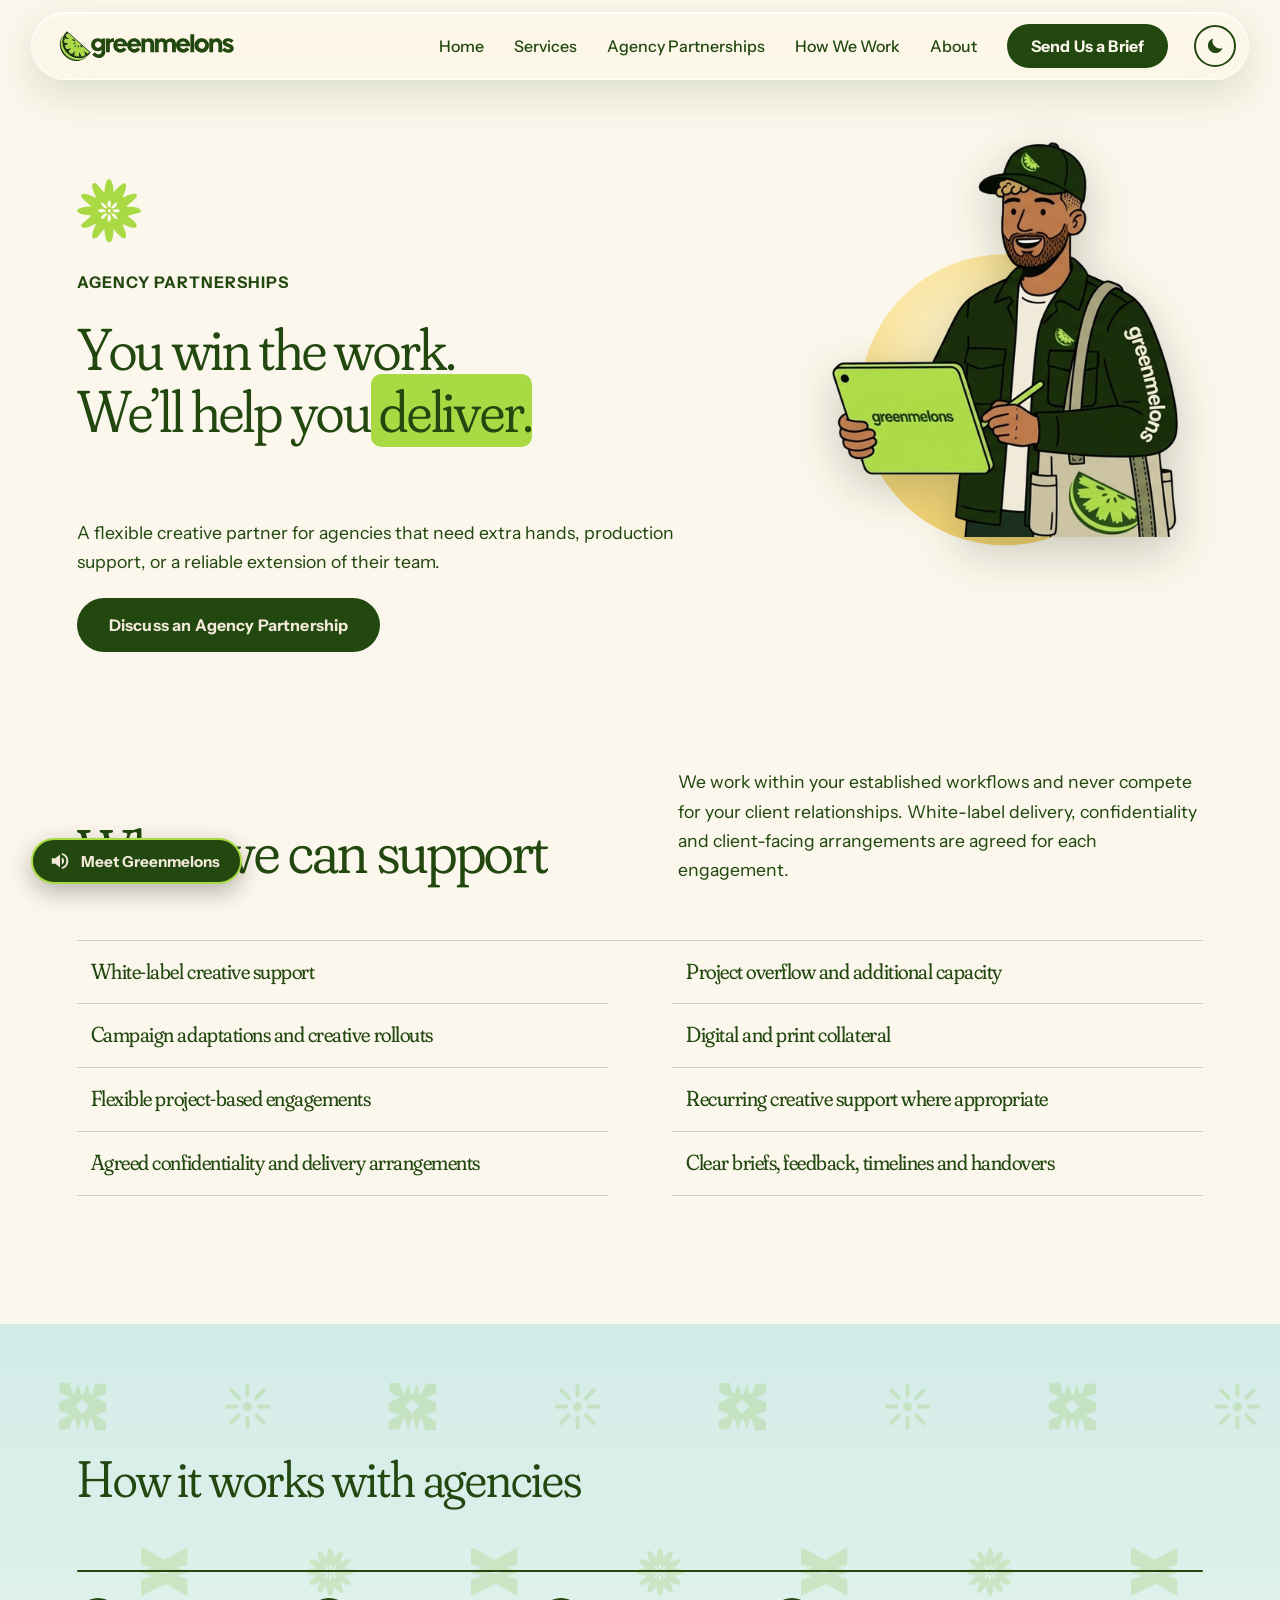
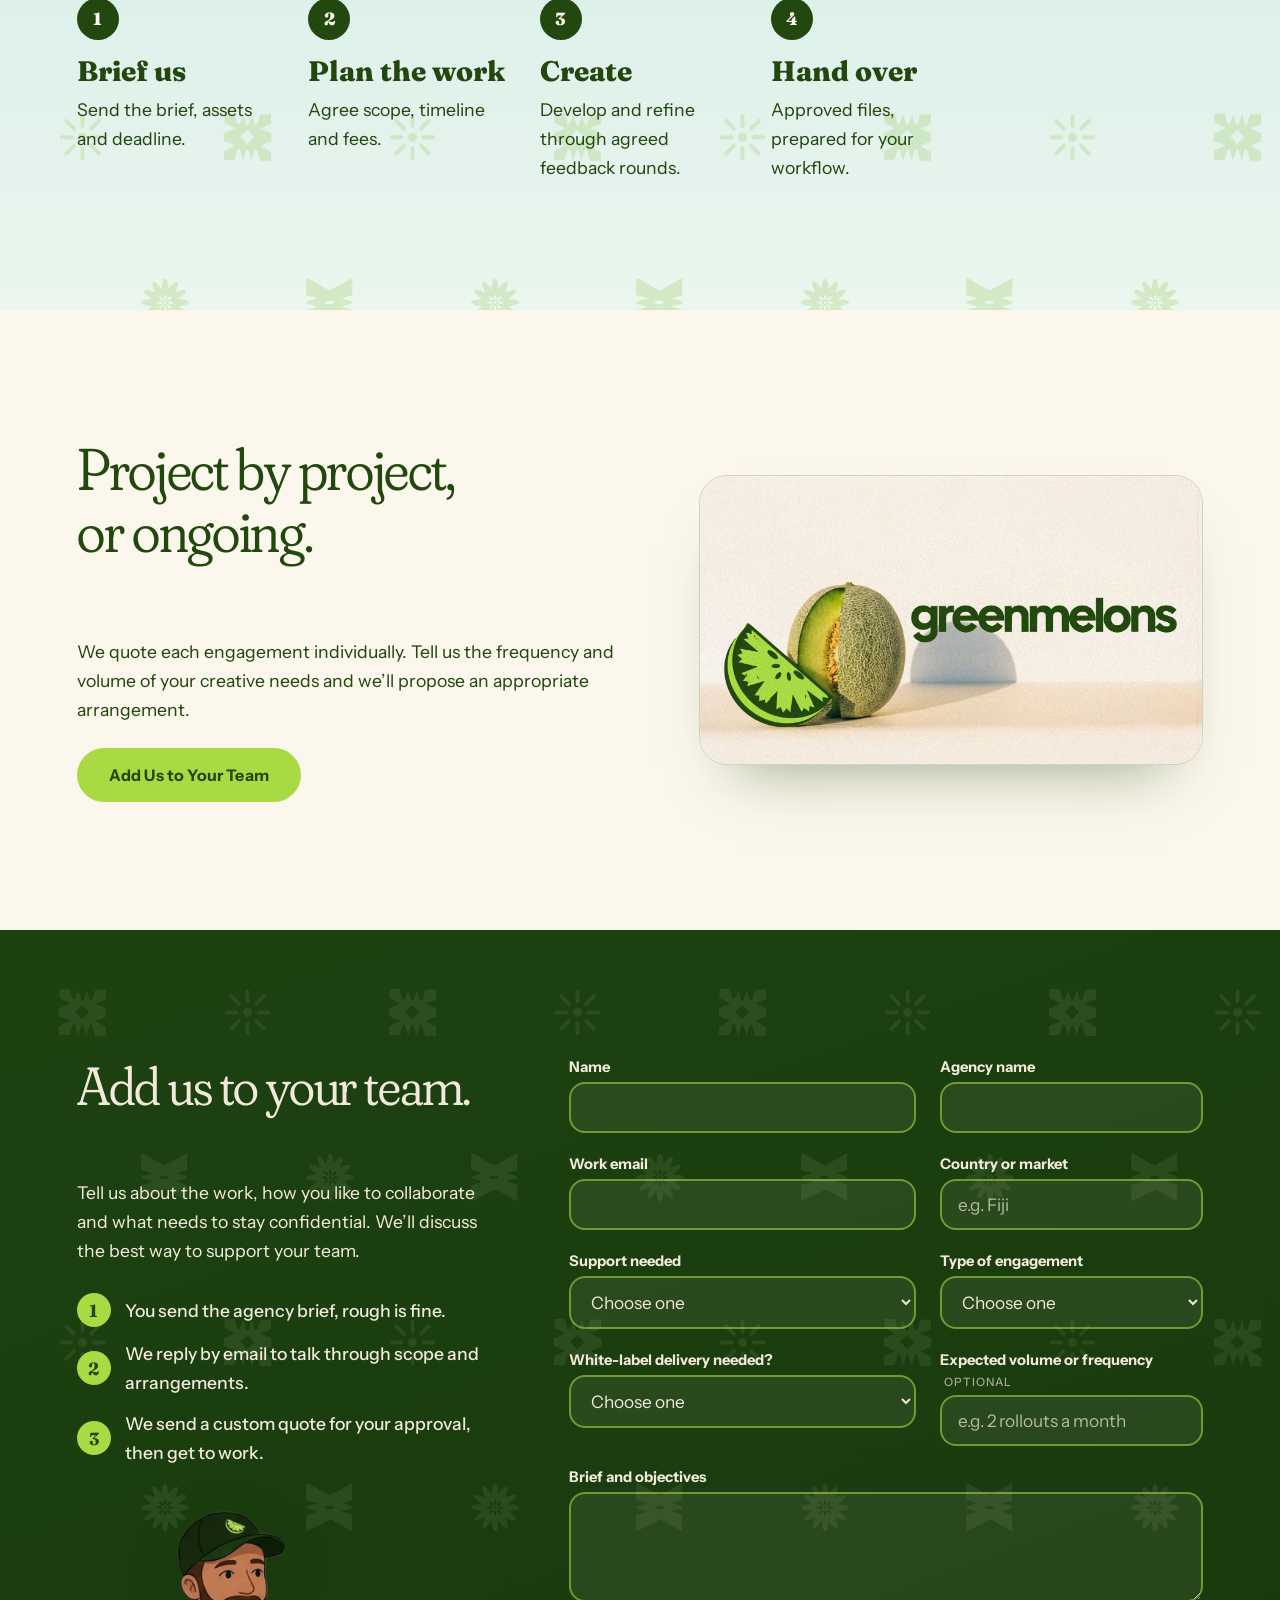
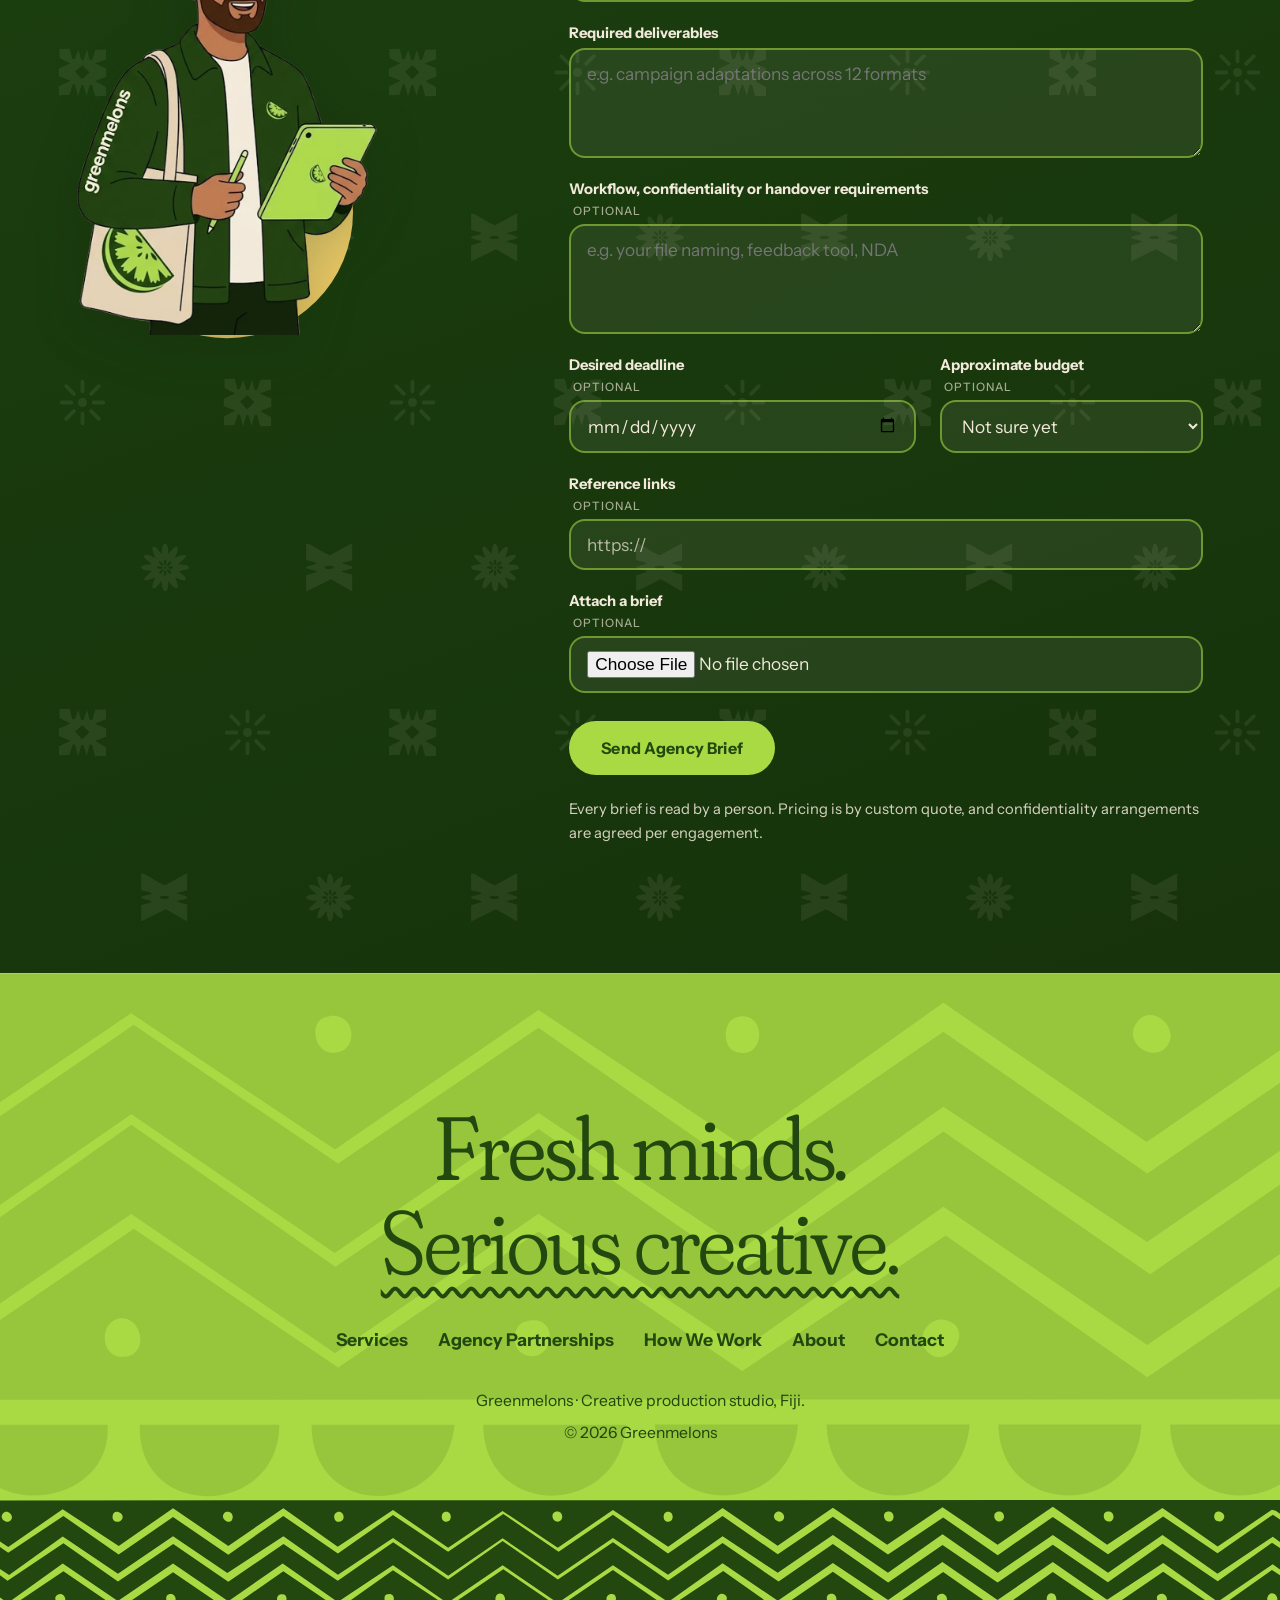
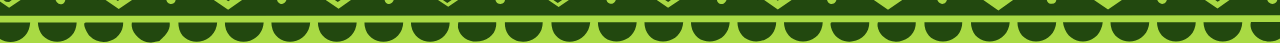
<file: agency.html>
<!DOCTYPE html>
<html lang="en"><head><meta charset="UTF-8"><meta name="viewport" content="width=device-width,initial-scale=1">
<title>Agency Partnerships | White-Label Creative Support | Greenmelons</title>
<meta name="description" content="Flexible white-label creative support for marketing and advertising agencies in Fiji, the Pacific and beyond. Extra hands, production support and an extension of your team.">
<meta name="theme-color" content="#FBF7EC">
<meta property="og:title" content="Agency Partnerships | Greenmelons"><meta property="og:type" content="website"><meta property="og:url" content="https://greenmelons.com/agency.html"><link rel="canonical" href="https://greenmelons.com/agency.html">
<meta property="og:description" content="Greenmelons gives businesses and marketing agencies in Fiji, the Pacific and beyond flexible creative support: campaigns, digital content, collateral, brand and web, without building a bigger team.">
<meta property="og:image" content="https://greenmelons.com/hero-bg.jpg">

<link rel="icon" href="logo-green.svg" type="image/svg+xml">
<script>(function(){try{var k=localStorage.getItem("gm-theme-v2");if(!k)k="light";document.documentElement.dataset.theme=k}catch(e){}})()</script>
<link rel="preconnect" href="https://fonts.googleapis.com"><link rel="preconnect" href="https://fonts.gstatic.com" crossorigin>
<link href="https://fonts.googleapis.com/css2?family=Fraunces:ital,opsz,wght,SOFT,WONK@0,9..144,300..900,0..100,0..1;1,9..144,300..900,0..100,0..1&family=Instrument+Sans:wght@400;500;600;700&display=swap" rel="stylesheet">
<link rel="stylesheet" href="style.css?v=3"><link rel="stylesheet" href="summer.css?v=8"></head>
<body><a class="skip" href="#top">Skip to content</a>
<svg width="0" height="0" style="position:absolute" aria-hidden="true"><symbol id="fm" viewBox="0 0 1532.36 147.3">
                <path  d="M.34,79.49L.31.49l1532-.49c-.19,13.32-.06,26.66.01,40l-.99,1.49,1,.51c.04,8.65.03,17.35,0,26-2.33,1.2-3.04,2.36,0,2-.04,16.32.05,32.68.02,49L.35,119.49c-.06-3.32.08-6.68,0-10l9-5.51c-.68-4.22-2.32.28-3.22.84-1.81,1.11-3.57,2.44-5.78,2.67-.06-6.91-.6-15.29,0-22,.23-2.63,0-3.75,2-5.99H.34ZM15.66,41.87c14.16-8.18,27.11-18.54,41.15-27.07l56.92,39.68,56.92-37.84,57.02,39.67,56.14-38.84,57.03,38.93,56.78-39.91,56.36,38.69,56.82-39.81,56.93,37.97,56.92-38.84,57.11,38.79,56.05-38.01,56.84,39.83,56.32-38.71,57.01,39.65,56.84-38.86,56.91,39.01,57-38.06,56.25,38.84,56.83-39.52,57.02,38.61,56.91-39.01,56.08,37.98,57.17-39.85,55.87,37.87,47.43-33.55-46.48,30.2-53.92-38.74-3.99-.94-55.9,37.88-57.03-39.62-57.08,37.83-56.07-39.03-56.99,39.02-56.85-38.75-57.1,38.87-56.06-38.14-57,39.14-56.85-38.88-56.13,39.87-57.03-37.91-56.9,39-57.02-38.03-56.14,38.06-56.93-38.99-57.01,38-56.15-39.8-56.83,38.84-57.02-38.93-56.03,39.03-57.9-38.04-56.13,39.04L56.99,10.61,13.33,41.51c.49,5.14,2.14.47,2.33.36ZM116.07,21.21c4.87-4.87-3.52-12.84-7.85-7.35s3.76,11.44,7.85,7.35ZM230.08,21.17c6.68-6.73-7.93-14.1-8.72-4.18-.42,5.26,5.85,7.07,8.72,4.18ZM336.57,13.64c-5.41,6.21,8.29,14.03,8.85,4.24.33-5.84-6.24-7.24-8.85-4.24ZM453.03,12.52c-4.8,1.42-3.67,11.89,3.59,9.66,5.79-1.77,3.46-11.75-3.59-9.66ZM564.03,12.48c-3.84,1.13-3.83,8.53,0,9.66,8.62,2.54,8.61-12.21,0-9.66ZM677.98,12.43c-4.17,1.45-3.06,9.37,1.87,9.86,8.37.84,7.15-13-1.87-9.86ZM793.03,12.41c-3.84,1.13-3.83,8.53,0,9.66,8.62,2.54,8.61-12.21,0-9.66ZM913.07,20.95c4.87-4.87-3.52-12.84-7.85-7.35s3.76,11.44,7.85,7.35ZM1019.98,12.32c-3.96,1.39-2.71,8.55,1.04,9.68,8.92,2.69,8.58-13.06-1.04-9.68ZM1133.98,12.29c-4.17,1.45-3.06,9.37,1.87,9.86,8.37.84,7.15-13-1.87-9.86ZM1246.98,12.25c-3.84,1.33-3.31,8.39,1.06,9.66,8.96,2.61,8.52-12.98-1.06-9.66ZM1367.08,20.81c6.68-6.73-7.93-14.1-8.72-4.18-.42,5.26,5.85,7.07,8.72,4.18ZM1481.08,20.77c3.07-3.10,1.39-9.18-4.26-8.85-9.75.56-2.22,15.39,4.26,8.85ZM1529.82,13v1c.65-.33.65-.67,0-1ZM1515.97,51.64c-13.42,8.73-26.86,17.41-40.13,26.36l-57.01-39.96-57.01,38-56.81-39.81-56.17,38.84-57.01-38.91-56.8,38.83-57.02-39.69-56.33,39.69-56.85-38.81-56.9,39.03-56.94-37.8-56.31,39.65-56.85-37.91-57.01,39.13-56.84-38.8-56.15,38.81-57.01-39.06-56.81,37.95-56.27-39.85-57.88,38.08-56.06-38.12-56.82,38.95-57.02-38.61-55.36,39.7-57.8-37.83L8.33,74.98l48.5-31.44,56.19,39.71,57.66-38.74,56.31,39.7,57.01-38.68,56.84,38.78,57-38.92,56,37.91,57.15-39.81,56.69,38.64,56.3-39.73,57.03,39.7,56.83-38.52,57.02,39.61,56.13-38.9,57.82,39.95,56.04-38.78,57.03,39.71,56.12-38.83,56.85,38.74,56.99-38.97,56.85,38.8,56.31-39.65,57.04,38.66,56.02-39.74,56.96,37.63,2.65-.94c13.74-11.4,29.78-20.22,43.58-31.46.82-.67,3.17-2.16,2.59-3.4-3.76.54-5.89,4.33-7.87,5.62ZM12.32,43.49c-2.36-.38-2.84,2.73-4.97,3.51.93.22,6.64-1.77,4.97-3.51ZM10.35,102.48l47.33-30.85,56.94,39.67,56.06-37.67,57.11,38.79,56.04-37.97,56.85,38.75,56.97-39.69,57.04,38.71,56.14-39.84,57.02,37.88,56.82-38.78,57.12,38.83,56.03-38.01,56.93,38.94,56.91-37.84,56.33,39.61,56.82-38.84,56.93,38.99,56.92-38.96,57.01,39.79,56.13-39.58,57.02,38.62,56.91-39.01,56.08,37.97,56.21-39.86,57.8,37.83,43.46-31.49-44.43,27.56-56.05-39.69-56.8,38.56-56.18-39.84-57.95,38.02-56.07-38.98-57.01,38.99-56.93-39.02-56.03,39.04-57.02-38.04-56.83,38.94-56.99-38.65-56.16,39.82-57.01-37.88-56.9,38.98-56.96-38.89-57.1,38.94-56.05-38.95-57.01,37.94-56.83-39.77-56.12,38.83-57.04-38.96-56.99,38.95-56.86-38.83-55.37,39.76-3.22-.36-54.4-37.31L10.35,102.48ZM7.33,75.5c-1.09-1.09-3.08.9-1.99,1.99s3.08-.9,1.99-1.99ZM3.84,78.49v1c.65-.33.65-.67,0-1ZM621,96.51c-6.11.54-6.05,11.14.74,10.8,7.58-.38,5.16-11.32-.74-10.8ZM1190,96.32c-6.11.54-6.05,11.14.74,10.8,7.58-.38,5.16-11.32-.74-10.8ZM1422.11,105.79c4.9-4.94-3.31-13.56-7.84-7.32-4.16,5.73,3.71,11.49,7.84,7.32ZM49.59,106.23c5.13,5.15,12.49-4.86,6.77-8.26s-10.89,4.13-6.77,8.26ZM171.1,106.19c4.12-4.14-.92-11.75-6.77-8.26-5.72,3.41,1.64,13.41,6.77,8.26ZM278.98,97.53c-3.5,1.23-3.1,8.92,2.09,9.71,8.09,1.22,6.96-12.9-2.09-9.71ZM394.05,97.56c-3.72,1.12-4.17,8.07.28,9.4,8.13,2.42,9.64-12.38-.28-9.4ZM503.98,97.47c-2.92.97-2.95,9.77,2.87,9.77,6.76,0,7.1-13.07-2.87-9.77ZM734.05,97.46c-3.72,1.12-4.17,8.07.28,9.4,8.13,2.42,9.64-12.38-.28-9.4ZM846.59,105.98c5.13,5.15,12.49-4.86,6.77-8.26s-10.89,4.13-6.77,8.26ZM961.01,97.34c-4.26,1.5-2.48,9.44,1.87,9.87,8.41.82,7.1-13.03-1.87-9.87ZM1081.1,105.9c4.12-4.14-.92-11.75-6.77-8.26s1.64,13.41,6.77,8.26ZM1308.1,105.83c4.12-4.14-.92-11.75-6.77-8.26s1.64,13.41,6.77,8.26Z"/>
                <path  d="M232.35,126.42c.44,17.95-21.68,26.92-34.53,14.05-2.07-2.07-8.8-14.03-3.97-14.03h38.5Z"/>
                <path  d="M136.35,126.45c-1.26,26.32-39.01,27.18-40,.01h40Z"/>
                <path  d="M1002.35,126.17c.68,21.08-29.32,27.91-38.17,8.68-.69-1.5-3.43-8.67-.33-8.67h38.5Z"/>
                <path  d="M521.35,126.33c-.92,26.13-39.6,26.86-40,.01h40Z"/>
                <path  d="M1387.35,126.05c-.71,26.24-39.11,26.82-40,.01h40Z"/>
                <path  d="M280.35,126.4c.67,5.58-1.48,9.49-4.95,13.55-.51.6-4.95,5.03-5.27,5.21-.42.23-8.75,2.11-9.23,2.13-9.67.39-21.66-10.6-19.55-20.88h39Z"/>
                <path  d="M184.35,126.43c-1,26.39-39.04,26.74-40,.01h40Z"/>
                <path  d="M88.35,126.46c-1.12,26.08-39.51,26.9-40,.01h40Z"/>
                <path  d="M329.35,126.39c-1.88,25.9-40.32,27.17-40,.01h40Z"/>
                <path  d="M1339.35,126.06c-.95,26.01-39.37,27.01-40,.01h40Z"/>
                <path  d="M569.35,126.31c-.86,26.21-39.32,26.79-40,.01h40Z"/>
                <path  d="M617.35,126.29c1.45,23-34.62,27.31-39.36,5.78-.28-1.26.07-5.77.36-5.77h39Z"/>
                <path  d="M906.35,126.2c-1.12,26.08-39.51,26.9-40,.01h40Z"/>
                <path  d="M1435.35,126.03c.61,14.55-14.71,23.83-27.99,18.50-6.67-2.68-13.31-11.16-11.01-18.49h39Z"/>
                <path  d="M1291.35,126.08c-1.12,26.08-39.51,26.9-40,.01h40Z"/>
                <path  d="M954.35,126.19c-.96,26.08-39.29,26.87-40,.01h40Z"/>
                <path  d="M1050.35,126.15c.82,17.78-22.31,26.92-34.53,14.04-3.08-3.25-6.10-9.64-4.47-14.03h39Z"/>
                <path  d="M1532.35,126c-1.9,26.03-40.17,26.9-40,.01h40Z"/>
                <path  d="M665.35,126.28c-.03,26.15-40.10,27.13-39,.01h39Z"/>
                <path  d="M425.35,126.36c-1.95,26.17-39.6,26.82-40,.01h40Z"/>
                <path  d="M473.35,126.34c-1.63,26.11-39.42,26.91-40,.01h40Z"/>
                <path  d="M3.35,126.49h2c11.65,0,23.35-.01,35,0-.69,15.16-17.21,25.12-30.70,17.21-5.02-2.94-11.05-10.57-9.36-16.67.33-1.20,2.66-.26,3.06-.54Z"/>
                <path  d="M714.35,126.26c-2.51,26.03-39.94,27.19-40,.01h40Z"/>
                <path  d="M762.35,126.25c-2,26.30-39.80,26.67-40,.01h40Z"/>
                <path  d="M810.35,126.23c-1.95,26.17-39.60,26.82-40,.01h40Z"/>
                <path  d="M1195.35,126.11c-1.82,26.16-39.95,26.66-40,.01h40Z"/>
                <path  d="M377.35,126.37c-1.92,26.18-39.88,26.67-40,.01h40Z"/>
                <path  d="M1483.35,126.02c-.08,26.29-39.67,26.96-39,.01h39Z"/>
                <path  d="M1243.35,126.09c-2.82,26.40-37.84,26.61-41,.01h41Z"/>
                <path  d="M858.35,126.22c-2.03,26.14-39.34,26.87-40,.01h40Z"/>
                <path  d="M1147.35,126.12c-1.92,26.18-39.88,26.67-40,.01h40Z"/>
                <path  d="M1098.35,126.14c0,26.28-39.73,26.84-39,.01h39Z"/>
                <path  d="M1532.34,70c-3.04.36-2.33-.80,0-2,0,.56,0,1.40,0,2Z"/>
                <path  d="M1532.33,42l-1-.51.99-1.49c0,.59,0,1.42,0,2Z"/>
                <path  d="M1529.82,13c.65.33.65.67,0,1v-1Z"/>
            </symbol></svg>

<svg width="0" height="0" style="position:absolute" aria-hidden="true" id="motifs">
<symbol id="m1" viewBox="0 0 162.5 103.9"><path fill="currentColor" d="M2.98.86l34.82-.86,9.15,23,8.07-.2,12.13-19.99,10.15,22.47,7.57-.19,11.56-22.5,9.13,21.99,8.58-.21,10.58-21.47,36.33-.9.52,21.2-38.14,9.53,38.64,10.66.42,17.16-37.62,10.02,36.18,13.24.47,19.18-37.34.92-10.73-25.49-7.57.19-10.52,23.99-11.45-23.95-5.8.14-12.02,24.54-10.73-25.49-7.07.17-11.06,22.49-35.83.89-.47-19.18,39.08-12.58L.39,59.5l-.39-15.64,39.6-11.58L3.46,20.54,2.98.86ZM80.86,36.3l-24.66,13.74,23.13,16.6,25.37-15.27-23.85-15.06Z"/></symbol>
<symbol id="m2" viewBox="0 0 25.96 105.65"><path fill="currentColor" d="M.06.12C2.85-.41,1.58.94,2.22,2.23c3.84,7.8,6.12,16.48,10.79,23.79L24.52.12c2.94-.25.47,1.04.47,1.43v34.54c0,1.53-4.74,5.28-5.69,6.85-.4,2.37,8.08,6.5,5.19,12.8-.8,1.75-5.43,4.08-5.12,6.07.23,1.75,5.63,6.45,5.63,6.9v36.94l-11.52-26.86L.06,105.65v-35.98c0-.94,5.6-5.82,5.79-7.68-.01-2.12-5.55-6.14-5.82-8.67-.51-4.73,6.44-7,5.64-10.28C5.12,40.79.06,36.54.06,36.1V.12ZM11.58,56.72c4.15-.5,5.05-5.64,1.39-7.66-4.51,1.54-2.91,4.61-1.39,7.66Z"/></symbol>
<symbol id="m3" viewBox="0 0 75 75"><circle cx="37.5" cy="37.5" r="7" fill="currentColor"/><path fill="none" stroke="currentColor" stroke-width="6" stroke-linecap="round" d="M37.5 5 L37.5 20 M37.5 70 L37.5 55 M5 37.5 L20 37.5 M70 37.5 L55 37.5 M12 12 L24 24 M63 63 L51 51 M12 63 L24 51 M63 12 L51 24"/></symbol>
<symbol id="m4" viewBox="0 0 75.48 74.85"><path fill="currentColor" d="M42.94,16.36C55.69.29,63.19.71,53.49,22.12c16.85-8.14,24.94-5.56,6.96,8.36-.8.62-1.76-.02-1.21,2.19,5.32-.02,16.26-.48,16.25,6.67l-16.26,4.37c18.14,10.91,12.89,19.54-5.73,9.11,9.75,21.12,1.97,22.29-10.55,5.76.62,21.96-10.08,21.44-10.57,0l-9.05,10.6-5.33.91c-.63-6.18,2-11.95,4.79-17.26-1.04-.85-11.08,6.65-16.28,4.31-2.17-.98-1.93-2.67-.44-4.24l10.96-9.66c-5.56-1.5-13.13-.18-17.01-5.27-.62-4.28,13.8-6.24,17.02-5.3-1.66-2.67-13.59-10.08-12.05-13.44,2.67-5.77,16.79,3.7,17.8,2.88-1.75-3.38-6.54-13.02-4.35-16.34,1.67-1.89,3.63-.47,5.26.58l8.67,10.01c.19-3.14,1.19-16.34,5.27-16.36,5.48,2.44,5.41,11.12,5.29,16.36ZM39.08,25c-7.74,2.11.88,15.11.89,4.2,0-1.57-.64-2.74-.89-4.2ZM35.25,34.59c.99-2.42-5.42-8.02-6.7-6.71-1.2,2.6,5.12,8.2,6.7,6.71ZM47.72,27.88c-2.83-1.57-8.14,6.35-7.67,6.7,4.08.74,7.18-2.85,7.67-6.7ZM34.3,38.42c-1.23-5.46-13.41-1.93-8.4.26,3.02,1.32,5.42.62,8.4-.26ZM37.67,35.56c-2.27.5-1.41,4.34.93,3.83s1.41-4.34-.93-3.83ZM50.6,36.52c-2.72-.81-4.66-1.48-7.44-.26-5.05,2.22,7.69,5.9,7.44.26ZM35.25,40.35c-1.56-1.5-7.91,4.1-6.7,6.71,1.56,1.5,7.91-4.1,6.7-6.71ZM47.72,47.06c-.48-3.85-3.59-7.44-7.67-6.7-.47.35,4.84,8.28,7.67,6.7ZM37.66,41.33c-1.76-.06-2.47,8.35,0,9.56,3.16-2.81,3.12-6.79,0-9.56Z"/></symbol>
</svg>

<header class="top">
  <a class="mark play" href="index.html" aria-label="Greenmelons"><svg class="logo" viewBox="0 0 491.96 551.23" aria-hidden="true"> <g> <path class="st1" d="M410.13,387.43c-22.11,17.69-48.14,29.69-76.74,34.78-85.28,15.2-171.93-31.65-212.57-107.07-32.51-60.33-31.96-133.75,10.31-188.58l18.25-19.17,7.24-8.05,285.56,254.09c-4.03,6.47-8.44,7.67-10.09,9.92-5.76,7.82-13.16,13.97-19.51,21.26l-2.45,2.81ZM124.98,186.27l9.13,14.49-18.28,5.82,16.22,14.12-12.15,10.35,66.01,16.45-58.07,21.82,9.81,5.77c1.36.8,2.83.9,4.05,2.33.36.42,1.88-.82,1.73-1.36l-.48-1.79c-.56-2.09-.35-3.94,1.48-5.05.69,2.51,1.36,3.4,3.56,4.4-5.12,2.85,3.96,5.6-.78,9.86-.68-1.79-.86-3.24-2.81-4.33-2.06,4.66-7.89,12.6-7.98,12.64-.64.26-1.52.22-2.51-.42-.6.52-1.17,1.22-1.41,2.37l19.95,3.97-4.39,15.61,60.84-17.49-35.69,48.87,16.78.93-1.7,19.4,18.47-5.8,3.05,10.36c.28.94,2.82,2.27,3.71,1.82l9.29-9.97c1.25-1.35,3.11-3.92,3.55-5.57,1.05-3.97,3.43-4.71,5.39-5.68,3.78-1.87,5.62-6.5,8.66-9.16,1.4-1.23,2.87-1.5,4.36-3.12l6.79-7.4-4.44,63.11,14.48-7.69,8.18,19.17,12.35-14.43,12.4,13.65,9.14-61.59,30.01,60.87,7.42-13.93,17.38,12.71,1.94-18.89,17.07,6.1-25.85-61.13,54.51,41.21-.72-16.49,19.74,3.83-3.35-7.94L165.53,121.05l.59,14.45-18.74-3.68-.85.92,7.69,17.7-16.31,2.53,51.8,44.75-63.96-12.24-.78.78ZM146.93,131.77c-.53-.62-1.23.15-.61.64l.61-.64ZM125.34,185.3c-.59-.61-1.21.24-.6.68l.6-.68Z"/> <path class="st0" d="M410.13,387.43l-2.58,3.37-7.96,7.77c-41.82,39.45-102.83,51.63-158.99,38.19-61.55-14.72-114.02-57.3-140.98-114.53-26.07-55.32-25-121.05,10.53-171.54.85-1.21,1.64-1.8,1.5-3.27l11.87-13.94c2.32-2.72,5.27-4.47,7.61-6.93-42.27,54.83-42.83,128.24-10.31,188.58,40.64,75.41,127.29,122.26,212.57,107.07,28.6-5.1,54.63-17.1,76.74-34.78Z"/> <path class="st1" d="M111.65,147.44c.14,1.47-.65,2.06-1.5,3.27-35.53,50.48-36.59,116.21-10.53,171.54,26.96,57.22,79.43,99.8,140.98,114.53,56.17,13.44,117.17,1.26,158.99-38.19-2.36,2.31-3.76,4.78-6.13,7.22-23.92,24.61-54.9,40.43-88.94,46.18-115.73,19.56-229.84-73.11-234.28-189.6-1.62-42.53,12.38-84.23,41.41-114.95Z"/> <path class="st0" d="M147.38,131.82l18.74,3.68-.59-14.45,256.29,228.01,3.35,7.94-19.74-3.83.72,16.49-54.51-41.21,25.85,61.13-17.07-6.1-1.94,18.89-17.38-12.71-7.42,13.93-30.01-60.87-9.14,61.59-12.4-13.65-12.35,14.43-8.18-19.17-14.48,7.69,4.44-63.11-6.79,7.4c-1.49,1.62-2.96,1.9-4.36,3.12-3.04,2.66-4.88,7.29-8.66,9.16-1.96.97-4.34,1.71-5.39,5.68-.44,1.65-2.3,4.23-3.55,5.57l-9.29,9.97c-.89.45-3.43-.88-3.71-1.82l-3.05-10.36-18.47,5.8,1.7-19.4-16.78-.93,35.69-48.87-60.84,17.49,4.39-15.61-19.95-3.97c.23-1.15.81-1.85,1.41-2.37,1,.64,1.87.68,2.51.42.09-.04,5.92-7.98,7.98-12.64,1.95,1.09,2.14,2.55,2.81,4.33,4.73-4.25-4.34-7,.78-9.86-2.2-1.01-2.88-1.89-3.56-4.4-1.83,1.11-2.03,2.95-1.48,5.05l.48,1.79c.14.54-1.38,1.78-1.73,1.36-1.21-1.43-2.69-1.53-4.05-2.33l-9.81-5.77,58.07-21.82-66.01-16.45,12.15-10.35-16.22-14.12,18.28-5.82-9.13-14.49-.24-.29c-.61-.44.01-1.29.6-.68.07.08.24.17.42.19l63.96,12.24-51.8-44.75,16.31-2.53-7.69-17.7c-.06-.13-.14-.26-.22-.34-.62-.48.08-1.26.61-.64.1.05.28.09.45.05ZM178.85,148.58c-3.67-5.38-.92-8.02-1.51-10-.1-.33-.93-.56-.75.41.23,2.07-1.45,1.99-1.97-.06-.92,3.57,0,8.2,4.22,9.66ZM182.66,151.05c-.97-.66-1.43-1.2-2.63-1.06,1.61,2.9,2.55,5.47,5.62,6.96-1.12-2.16-2.48-3.42-2.98-5.91ZM219.48,193.71c-1.36,2.01-.77,5.28.48,7.45,9.08,15.87,29.24,25.26,33.29,19.24,6.91-10.27-27.12-36.54-33.77-26.7ZM261.98,245.62c-.39-9.26-30.77-8.9-29.64.64,1.05,8.79,30.02,8.55,29.64-.64ZM342.23,290.97c6.68-10.15-27.39-36.44-33.92-26.62-.91,1.37-1.11,4.14-.08,6.22,8.25,16.64,29.8,26.77,34,20.4ZM265.55,273.53c.3-2.19-.71-4.32-1.86-5.14-1.42-1.01-3.49-1.37-5.35-.69-11.15,4.08-16.72,17.98-12.11,21.97,5.07,4.4,17.69-4.34,19.32-16.15ZM288.6,267.71c-9.09,1.63-4.49,30.68,4.9,28.95,9.24-1.7,3.97-30.53-4.9-28.95ZM188.4,291.96c-.15-5.66-3.14-9.58-5.06-13.84-1.46.1-1.89.7-2.1,1.15-.36.77.35,1.43.71,2.11l2.6,4.83c2.25,1.49,2.58,3.88,3.84,5.75ZM348.03,357.76c1.34-1.84.06-3.53-.04-4.62,1.35-1.68,1.23-2.35.74-4.65l-.55-2.53c-.16-.74-1.31-1.12-1.92-.26.22.56.86,1.77.45,2.21l-1.26,1.35,1.14,2.26c-.09,2.3-.22,4.65,1.44,6.25Z"/> <path class="st1" d="M342.23,290.97c-4.2,6.38-25.75-3.76-34-20.4-1.03-2.08-.83-4.85.08-6.22,6.53-9.83,40.6,16.47,33.92,26.62Z"/> <path class="st1" d="M219.48,193.71c6.65-9.85,40.68,16.43,33.77,26.7-4.05,6.01-24.21-3.38-33.29-19.24-1.25-2.18-1.83-5.45-.48-7.45Z"/> <path class="st1" d="M261.98,245.62c.39,9.19-28.59,9.43-29.64.64-1.14-9.54,29.25-9.9,29.64-.64Z"/> <path class="st1" d="M288.6,267.71c8.87-1.59,14.14,27.24,4.9,28.95-9.39,1.73-13.99-27.32-4.9-28.95Z"/> <path class="st1" d="M265.55,273.53c-1.63,11.8-14.25,20.54-19.32,16.15-4.61-4,.96-17.89,12.11-21.97,1.86-.68,3.93-.33,5.35.69,1.15.82,2.16,2.95,1.86,5.14Z"/> <path class="st1" d="M188.4,291.96c-1.27-1.87-1.59-4.26-3.84-5.75l-2.6-4.83c-.36-.68-1.08-1.34-.71-2.11.21-.44.64-1.05,2.1-1.15,1.92,4.27,4.92,8.18,5.06,13.84Z"/> <path class="st1" d="M348.03,357.76c-1.66-1.6-1.54-3.95-1.44-6.25l-1.14-2.26,1.26-1.35c.41-.44-.23-1.65-.45-2.21.61-.86,1.76-.49,1.92.26l.55,2.53c.49,2.3.61,2.97-.74,4.65.1,1.09,1.38,2.78.04,4.62Z"/> <path class="st1" d="M178.85,148.58c-4.22-1.46-5.14-6.09-4.22-9.66.52,2.05,2.2,2.13,1.97.06-.18-.96.65-.73.75-.41.59,1.98-2.17,4.62,1.51,10Z"/> <path class="st1" d="M182.66,151.05c.5,2.49,1.86,3.75,2.98,5.91-3.06-1.5-4-4.07-5.62-6.96,1.2-.14,1.66.4,2.63,1.06Z"/> </g> </svg><svg class="name" viewBox="133 60 1089 183" aria-hidden="true" fill="currentColor"><path style="--i:0;--dx:1" d="M141.59,215.31l23.7-15.99c5.71,12.23,17.69,18.12,30.68,15.9,16.78-2.88,19-17.49,16.83-35.04-8.11,8.6-18.55,11.62-29.71,11.68-29.16.16-50.13-22.33-49.26-51.04.83-27.45,21.15-48.9,49.22-48.94,11.17-.02,21.51,3.52,29.56,11.56,1.12-3.39.65-5.51.63-8.65h28.45s-.11,104.07-.11,104.07c-.02,18.11-11.42,33.2-28,39.62-10.52,4.07-21.45,4.64-32.69,3.35-16.53-2.26-30.78-11.37-39.3-26.51ZM213.13,138.86c-1.62-14.99-15.68-23.84-30.07-20.85-12.96,2.7-20.88,14.53-18.99,27.21,1.83,12.33,12.82,20.37,25.92,19.63s24.66-11.95,23.14-26Z"/><path style="--i:1;--dx:114" d="M379.73,161.45l23.58,15.13c-10.03,16.05-26.01,25.37-44.54,25.67-19.38.32-37-10.08-46.75-24.73-11.57-17.38-11.94-38.27-3.68-56.53-5.17-.99-9.68-1.14-14.47-.4-9.71,1.51-16.97,9.32-17.01,19.42l-.28,59.59-29.15-.05-.06-104.88,28.36.08.43,11.36c6.74-10.61,19.12-14.99,32.17-13.04l.68,26.57c10.68-19.17,30.32-29.14,51.88-27.5,24.24,1.85,42.61,18.48,47.88,42.78,5.92-25.6,25.25-41.55,50.12-42.98,27.23-1.57,50.79,16.57,55.2,43.61l.78,18.67-76.31.19c2.69,11.12,11.66,18.86,22.44,20.37s19.7-4.31,24.73-13.55l23.47,15.1c-12.03,20.23-35.48,29.82-58.47,24.47-21.37-4.97-38.84-22.9-41.77-46.51l-75.85.03c1.54,8.82,7.48,15.03,15.02,18.44,11.69,5.29,25.24,1.13,31.6-11.3ZM379.37,133.93c-3.72-11.63-13.81-17.12-23.95-16.79s-19.37,6.4-22.15,17.15l46.1-.35ZM485.12,133.99c-3.69-11.55-13.36-16.95-23.65-16.89-9.95.06-19.43,6.06-22.64,17.12l46.29-.22Z"/><path style="--i:2;--dx:384" d="M546.18,137.56l-.44,61.97-28.5.04-.2-46.73.16-58.16,27.9.03c.41,3.38-.41,6.05,1.02,9.76,12.03-13.84,32.78-16.18,47.94-7.63,12.92,7.28,20.46,21.05,20.48,36.04l.08,66.63-29.12.03-.03-61.66c0-5.21-1.74-10.55-5.39-14.24-5.62-5.68-14.22-6.91-22.09-3.63-5.81,2.42-11.74,9.04-11.8,17.56Z"/><path style="--i:3;--dx:487" d="M780.31,199.41l-29.3.17-.24-63.51c-.04-10.57-8.64-17.51-18.69-17.03-9.68.47-17.26,7.76-17.32,18.07l-.42,62.4h-28.88s-.41-64.41-.41-64.41c-.07-10.18-8.53-16.4-17.96-16.04-9.63.37-17.42,7.64-17.47,17.94l-.29,62.45-29.37.08v-104.72s28.46-.14,28.46-.14l.58,10.65c6.34-8.98,16.1-13.24,26.91-13.37,12.96-.15,24.55,5.11,31.87,16.22,9.25-12.29,22.63-17.4,37.05-16.07,15.58,1.44,27.95,11.11,32.99,25.92l3.61,20.39c3.63-25.51,22.96-44.06,48.56-46.28,19.73-1.71,38.72,6.33,49.65,23.01,7.65,11.67,10.21,25.49,8.86,39.07l-77.01.12c2.6,10.77,10.79,18.06,20.97,20.16,10.85,2.23,21.25-3.01,26.56-13.08l23.83,15.01c-16.64,26.27-48.8,32.99-74.4,18.1-14.13-8.22-24.75-23.36-26.84-40.79-1.1,2.45-1.2,4.8-1.21,7.15l-.08,38.54ZM858.53,133.92c-3.77-11.88-14.1-17.24-24.82-16.74-9.72.46-19.04,6.89-21.61,17.07l46.43-.33Z"/><polygon style="--i:4;--dx:758" points="919.95 199.42 890.89 199.56 890.9 60.98 919.93 60.97 919.95 199.42"/><path style="--i:5;--dx:789" d="M1002.43,196.68c-18.66,8.97-39.44,6.94-56.08-4.3-15.44-10.43-25.06-28.84-24.14-48.49,1.24-26.52,20.29-47.28,46.32-51.33,27.02-4.2,53.14,11.27,61.58,36.68,8.69,26.15-1.89,55.06-27.68,67.45ZM975.91,173.3c9.02.84,16.88-3.66,21.7-9.48,5.3-6.42,7.06-14.86,5.37-23-2.76-13.24-14.5-22.03-27.42-20.75s-22.18,11.16-23.07,24.44c-.95,14.23,8.4,27.4,23.42,28.79Z"/><path style="--i:6;--dx:902" d="M1221.39,168.4c.06,13.7-7.22,25.18-19.84,30.06-23.13,8.94-50.99,2.99-67.63-17.12l-.44,18.17-29.1.02-.33-63.52c-.05-10.35-8.29-17.45-18.12-17.79-11.5-.39-21.23,7.8-21.29,19.78l-.33,61.44h-28.83s-.26-44.55-.26-44.55v-14.07s.28-46.14.28-46.14l28.33.05.46,10.68c6.35-7.94,14.55-12.29,24.62-13.32,23.29-2.39,42.41,13.98,44.16,37.65l.7,49.73,18.81-17.44c4.47,5.89,9.05,10.32,15.07,13.18,11.59,5.5,25.86,2.81,25.35-5.77-.19-3.18-3.17-5.89-6.69-7.16l-30.64-11.06c-12.05-4.35-19.14-15.4-19.01-27.87s7.69-23.22,20-27.79c15.75-5.84,33.03-4.6,48.44,2.1,5.92,3.22,10.75,7.01,15.43,12.51l-17.38,18.58c-12.42-17.04-36.85-16.44-37.33-6.34-.14,2.84,1.73,5.78,4.8,6.83l18.6,6.35c16.74,5.71,32.05,12.08,32.14,32.82Z"/></svg></a>
  <div class="right">
  <nav id="nav"><a href="index.html">Home</a><a href="index.html#services">Services</a><a href="agency.html">Agency Partnerships</a><a href="index.html#how">How We Work</a><a href="index.html#about">About</a><a href="#agency-brief" class="cta">Send Us a Brief</a></nav>
  <button class="theme" type="button" aria-label="Switch to dark mode" aria-pressed="false"><svg class="moon" viewBox="0 0 24 24" aria-hidden="true"><path fill="currentColor" d="M21 14.5A9 9 0 0 1 9.5 3a9 9 0 1 0 11.5 11.5z"/></svg><svg class="sun" viewBox="0 0 24 24" aria-hidden="true"><circle cx="12" cy="12" r="4.5" fill="currentColor"/><path stroke="currentColor" stroke-width="2.2" stroke-linecap="round" d="M12 2v3M12 19v3M2 12h3M19 12h3M4.9 4.9l2.1 2.1M17 17l2.1 2.1M4.9 19.1L7 17M17 7l2.1-2.1"/></svg></button>
  <button class="menu-btn" aria-expanded="false" aria-controls="nav">Menu</button>
  </div>
</header>

<main id="top">
<section class="statement" id="top-hero">
  <svg class="fl-s" viewBox="0 0 75.48 74.85" aria-hidden="true"><use href="#m4"/></svg>
  <p class="kicker ak">Agency Partnerships</p>
  <h1 class="big-quote" data-r>You win the work.<br>We’ll help you <mark class="hl" style="--d:.7s">deliver</mark>.</h1>
  <div class="two" data-r><p>A flexible creative partner for agencies that need extra hands, production support, or a reliable extension of their team.</p><p><a class="btn dark" href="#agency-brief">Discuss an Agency Partnership</a></p></div>
<figure class="char char-r" data-r><img src="char-2.webp" alt="Smiling Greenmelons team member in a green jacket and cap, holding a lime tablet and a melon tote" width="900" height="1034" decoding="async"></figure>
</section>
<section class="make">
  <div class="make-head"><h2 data-r>What we can support</h2><p data-r>We work within your established workflows and never compete for your client relationships. White-label delivery, confidentiality and client-facing arrangements are agreed for each engagement.</p></div>
  <ul class="index compact"><li data-r><h3>White-label creative support</h3></li><li data-r><h3>Project overflow and additional capacity</h3></li><li data-r><h3>Campaign adaptations and creative rollouts</h3></li><li data-r><h3>Digital and print collateral</h3></li><li data-r><h3>Flexible project-based engagements</h3></li><li data-r><h3>Recurring creative support where appropriate</h3></li><li data-r><h3>Agreed confidentiality and delivery arrangements</h3></li><li data-r><h3>Clear briefs, feedback, timelines and handovers</h3></li></ul>
</section>
<section class="process" data-field data-color="#7fb92a" data-alpha="0.2">
  <h2 data-r>How it works with agencies</h2>
  <ol data-r><li><b>Brief us</b>Send the brief, assets and deadline.</li><li><b>Plan the work</b>Agree scope, timeline and fees.</li><li><b>Create</b>Develop and refine through agreed feedback rounds.</li><li><b>Hand over</b>Approved files, prepared for your workflow.</li></ol>
</section>
<section class="ways"><h2 data-r>Project by project, or ongoing.</h2><p class="ways-note" data-r>We quote each engagement individually. Tell us the frequency and volume of your creative needs and we’ll propose an appropriate arrangement.</p><p data-r><a class="btn lime" href="#agency-brief">Add Us to Your Team</a></p><figure class="ways-img"><img src="agency-wall.webp" alt="The Greenmelons logo beside a freshly cut melon and the lime melon-slice mark" width="1642" height="941" loading="lazy" decoding="async"></figure></section>
<section class="contact" id="agency-brief" data-field data-color="#F2E9DB" data-alpha="0.08">
  <div class="c-left" data-r>
    <h2>Add us to your team.</h2>
    <p>Tell us about the work, how you like to collaborate and what needs to stay confidential. We’ll discuss the best way to support your team.</p>
    <ol class="next"><li><b>1</b>You send the agency brief, rough is fine.</li><li><b>2</b>We reply by email to talk through scope and arrangements.</li><li><b>3</b>We send a custom quote for your approval, then get to work.</li></ol>
<figure class="char char-l" data-r><img src="char-1.webp" alt="Smiling Greenmelons team member in a green jacket and cap, holding a lime tablet and a melon tote" width="760" height="1073" loading="lazy" decoding="async"></figure>
  </div>
  <form id="contact-form" action="https://formspree.io/f/xrpeeyeq" method="POST" enctype="multipart/form-data" data-r novalidate>
    <input type="hidden" name="_subject" value="New AGENCY partnership brief via greenmelons.com">
    <input type="hidden" name="form_type" value="Agency partnership brief">
    <input type="text" name="_gotcha" tabindex="-1" autocomplete="off" aria-hidden="true" style="position:absolute;left:-9999px;width:1px;height:1px;opacity:0">
    <label>Name<input name="name" required autocomplete="name"></label>
    <label>Agency name<input name="company" required autocomplete="organization"></label>
    <label>Work email<input type="email" name="email" required autocomplete="email"></label>
    <label>Country or market<input name="country" required autocomplete="country-name" placeholder="e.g. Fiji"></label>
    <label>Support needed<select name="project_type" required><option value="">Choose one</option><option>White-label creative support</option><option>Project overflow / extra capacity</option><option>Campaign adaptations and rollouts</option><option>Digital and print collateral</option><option>Brand and presentation development</option><option>Ongoing agency support</option><option>Not sure yet</option></select></label>
    <label>Type of engagement<select name="engagement" required><option value="">Choose one</option><option>Single project</option><option>Recurring support</option><option>Not sure yet</option></select></label>
    <label>White-label delivery needed?<select name="white_label" required><option value="">Choose one</option><option>Yes</option><option>No</option><option>To be discussed</option></select></label>
    <label>Expected volume or frequency <em class="opt">optional</em><input name="volume" placeholder="e.g. 2 rollouts a month"></label>
    <label class="wide">Brief and objectives<textarea name="message" required></textarea></label>
    <label class="wide">Required deliverables<textarea name="deliverables" rows="2" placeholder="e.g. campaign adaptations across 12 formats"></textarea></label>
    <label class="wide">Workflow, confidentiality or handover requirements <em class="opt">optional</em><textarea name="workflow" rows="2" placeholder="e.g. your file naming, feedback tool, NDA"></textarea></label>
    <label>Desired deadline <em class="opt">optional</em><input type="date" name="deadline"></label>
    <label>Approximate budget <em class="opt">optional</em><select name="budget"><option>Not sure yet</option><option>Under 2,000</option><option>2,000 – 5,000</option><option>5,000 – 15,000</option><option>15,000+</option><option>Ongoing monthly support</option></select></label>
    <label class="wide">Reference links <em class="opt">optional</em><input type="url" name="links" placeholder="https://"></label>
    <label class="wide">Attach a brief <em class="opt">optional</em><input type="file" name="brief"></label>
    <p class="form-error wide" role="alert" hidden></p>
    <button class="btn lime wide" type="submit">Send Agency Brief</button>
    <p class="reassure wide">Every brief is read by a person. Pricing is by custom quote, and confidentiality arrangements are agreed per engagement.</p>
  </form>
  <div class="sent" role="status" aria-live="polite" tabindex="-1" hidden><svg viewBox="0 0 75.48 74.85" aria-hidden="true"><use href="#m4"/></svg><h3>Bula! Your agency brief is with us.</h3><p>Thanks for sending it over. We’ll read it properly and reply by email to discuss next steps.</p></div>
</section>
</main>
<footer>
  <svg class="f-art" viewBox="0 0 1532.36 147.3" preserveAspectRatio="xMidYMid slice" aria-hidden="true"><use href="#fm"/></svg>
  <div class="f-in">
    <p class="big">Fresh minds.<br><em>Serious creative.</em></p>
    <div class="flinks"><a href="index.html#services">Services</a><a href="agency.html">Agency Partnerships</a><a href="index.html#how">How We Work</a><a href="index.html#about">About</a><a href="index.html#contact">Contact</a></div>
    <p>Greenmelons &middot; Creative production studio, Fiji.</p>
    <p>&copy; 2026 Greenmelons</p>
  </div>
</footer>
<div class="sway-wrap"><div class="sway"><svg viewBox="0 0 1532.36 147.3" aria-hidden="true"><use href="#fm"/></svg></div></div>
<script type="application/ld+json">{"@context":"https://schema.org","@type":"ProfessionalService","name":"Greenmelons","description":"Independent creative production studio: brand, campaigns, digital, content and production for brands and agencies.","slogan":"Fresh minds. Serious creative.","url":"https://greenmelons.com/","areaServed":["Fiji","Pacific","Worldwide"],"address":{"@type":"PostalAddress","addressCountry":"FJ"}}</script>
<a class="sticky-cta btn lime" href="#agency-brief" aria-hidden="true" tabindex="-1">Start a project</a>
<script src="enhance.js" defer></script><script src="script.js"></script><script src="tour.js"></script>
</body></html>
</file>
<file: style.css>
*{margin:0;padding:0;box-sizing:border-box}
:root{--green:#22480f;--lime:#a9da44;--cream:#F2E9DB;--d:'Fraunces',Georgia,'Times New Roman',serif;--b:'Instrument Sans','Helvetica Neue',Arial,sans-serif;--pad:clamp(22px,6vw,96px);--gap:clamp(10px,2.4vw,40px);--bg:#F2E9DB;--fg:#22480f;--strip:#22480f;--black:#0a0a0a}
:root[data-theme=dark]{--bg:#12240a;--fg:#F2E9DB;--strip:#a9da44;color-scheme:dark}
html{scroll-behavior:smooth;scroll-padding-top:80px}
body{background:var(--bg);color:var(--fg);transition:background-color .35s,color .35s;font:400 1.1rem/1.65 var(--b);overflow-x:hidden}
h1,h2,h3,.big-quote,.big{text-wrap:balance;font-family:var(--d);font-weight:800;letter-spacing:-.025em;line-height:1.02;font-variation-settings:'SOFT' 100,'WONK' 1,'opsz' 144}
h1 em,h2 em,.big em,.big-quote em{font-style:italic;font-weight:700}
h1 em{color:var(--lime)}
:focus-visible{outline:3px solid var(--fg);outline-offset:3px}
.top :focus-visible{outline-color:var(--cream)}
.btn,.cta{font:700 1rem var(--b);text-decoration:none;display:inline-block;padding:15px 30px;border-radius:99px;border:2px solid transparent;cursor:pointer;transition:transform .3s,background .25s,color .25s,border-color .25s}
.btn:hover,.cta:hover{transform:translateY(-3px)}
.btn.lime,.cta{background:var(--lime);color:var(--green)}
.btn.lime:hover,.cta:hover{background:var(--cream)}
.btn.ghost{border-color:var(--cream);color:var(--cream)}.btn.ghost:hover{background:var(--cream);color:var(--green)}
.btn.dark{background:var(--green);color:var(--cream)}.btn.dark:hover{background:var(--cream);color:var(--green)}
.cta{padding:10px 22px}
/* header */
.top{position:fixed;top:12px;left:var(--gap);right:var(--gap);z-index:30;display:flex;justify-content:space-between;align-items:center;padding:10px 12px 10px 22px;border-radius:999px;color:var(--cream);background:rgba(10,15,8,.56);-webkit-backdrop-filter:blur(22px) saturate(180%);backdrop-filter:blur(28px) saturate(190%);border:1px solid rgba(242,233,219,.18);box-shadow:0 10px 34px rgba(0,0,0,.16),inset 0 1px 0 rgba(242,233,219,.18);transition:background-color .4s,box-shadow .4s,top .35s,padding .35s}
.top.solid{top:8px;background:rgba(10,13,9,.7);box-shadow:0 14px 44px rgba(0,0,0,.32),inset 0 1px 0 rgba(242,233,219,.16)}
.mark{display:flex;align-items:center;text-decoration:none;color:var(--cream)}
.mark .logo{position:relative;z-index:2;height:46px;width:auto;overflow:visible;--logo-ink:#0a0a0a}
.top.solid .mark .logo{--logo-ink:#22480f}
.logo .st0{fill:var(--lime)}.logo .st1{fill:var(--logo-ink);transition:fill .4s}
.mark .name{height:24px;width:auto;margin-left:-4px;color:var(--cream);overflow:visible}
.mark.play .logo{animation:roll .95s cubic-bezier(.3,1.3,.5,1) both,chew .9s .85s ease-in-out}
.mark.play .name>*{transform-box:fill-box;transform-origin:left center;animation:spit .8s calc(.8s + var(--i)*.085s) cubic-bezier(.34,1.56,.64,1) backwards}
.mark:hover .logo{transform:rotate(-10deg) scale(1.06);transition:transform .35s cubic-bezier(.34,1.56,.64,1)}
@keyframes roll{0%{transform:rotate(-160deg) scale(.2);opacity:0}55%{opacity:1}80%{transform:rotate(10deg) scale(1.1)}100%{transform:none}}
@keyframes chew{0%,100%{transform:none}25%{transform:scale(1.14,.88) rotate(-6deg)}55%{transform:scale(.93,1.08) rotate(5deg)}80%{transform:scale(1.04,.98)}}
@keyframes spit{from{transform:translateX(calc(var(--dx) * -1px)) scale(.15) rotate(-35deg);opacity:0}25%{opacity:1}}
.right{display:flex;align-items:center;gap:26px}
nav{display:flex;align-items:center;gap:30px}
nav a:not(.cta){color:var(--cream);text-decoration:none;font-weight:500;font-size:1rem;position:relative}
nav a:not(.cta)::after{content:'';position:absolute;left:0;bottom:-5px;height:2px;width:0;background:var(--lime);transition:width .3s}
nav a:not(.cta):hover::after{width:100%}
.theme{display:grid;place-items:center;width:42px;height:42px;padding:0;border-radius:50%;border:2px solid var(--cream);background:none;color:var(--cream);cursor:pointer;transition:background .25s,color .25s,transform .3s}
.theme:hover{background:var(--cream);color:var(--black);transform:rotate(18deg)}
.theme svg{width:20px;height:20px}.theme .sun{display:none}
:root[data-theme=dark] .theme .sun{display:block}:root[data-theme=dark] .theme .moon{display:none}
.menu-btn{display:none;background:none;border:2px solid currentColor;color:var(--cream);font:700 .9rem var(--b);padding:7px 18px;border-radius:99px;cursor:pointer}
/* hero */
.hero{position:relative;background:var(--green);color:var(--cream);min-height:max(100svh,680px);display:flex;flex-direction:column;justify-content:center;overflow:hidden}
.hero-inner{position:relative;z-index:2;display:grid;grid-template-columns:1.02fr .98fr;align-items:center;gap:clamp(20px,4vw,64px);padding:0 var(--pad)}
.hero-text{position:relative;z-index:2;padding:clamp(130px,17vh,190px) 0 clamp(70px,11vh,120px)}
.kicker{color:var(--lime);font-weight:700;font-size:clamp(1.3rem,2.3vw,2.1rem);line-height:1.2;letter-spacing:-.01em;margin-bottom:26px;animation:fade .9s .1s both}
h1{font-size:clamp(2.6rem,5.8vw,5.7rem);margin-bottom:28px}
.w{display:inline-block;overflow:hidden;vertical-align:top;padding:0 .04em .12em 0;margin-right:.22em}
.w>span{display:inline-block;animation:up 1s cubic-bezier(.2,.8,.2,1) calc(.25s + var(--i)*.12s) both}
@keyframes up{from{transform:translateY(110%)}}
@keyframes fade{from{opacity:0;transform:translateY(12px)}}
.lede{max-width:46ch;font-size:1.2rem;margin-bottom:32px;animation:fade 1s .9s both}
.ctas{display:flex;gap:12px;flex-wrap:wrap;animation:fade 1s 1.1s both}
/* ticker */
.ticker{background:var(--lime);color:var(--green);overflow:hidden;padding:18px 0}
.ticker-track{display:flex;align-items:center;gap:36px;width:max-content;animation:slide 30s linear infinite}
.ticker span{font:800 clamp(1.7rem,3.6vw,2.9rem)/1 var(--d);font-variation-settings:'SOFT' 100,'WONK' 1;letter-spacing:-.02em;white-space:nowrap}
.fl{height:clamp(30px,3.6vw,46px);width:auto;color:var(--green);--fc:var(--cream);flex:none}
@keyframes slide{to{transform:translateX(-50%)}}
/* statement */
.statement{padding:clamp(90px,12vw,170px) var(--pad)}
.fl-s{width:clamp(44px,5vw,72px);height:auto;color:var(--lime);--fc:var(--green);margin-bottom:22px;animation:rot 40s linear infinite}
.big-quote{font-size:clamp(2.1rem,5vw,4.8rem);color:var(--fg);max-width:20ch;margin-bottom:clamp(44px,6vw,90px)}
.two{display:grid;grid-template-columns:1fr 1fr;gap:20px clamp(30px,6vw,96px)}
.two p{max-width:52ch}
[data-r]{opacity:0;transform:translateY(46px);transition:opacity .9s cubic-bezier(.2,.8,.2,1),transform .9s cubic-bezier(.2,.8,.2,1);transition-delay:calc(var(--i,0)*.14s)}
[data-r].in{opacity:1;transform:none}
/* who */
.for{background:var(--bg);transition:background-color .35s;padding:0 var(--pad) clamp(70px,9vw,120px)}
h2{font-size:clamp(2.3rem,4.8vw,4.5rem);color:var(--fg);margin-bottom:clamp(36px,5vw,64px)}
.panels{display:grid;grid-template-columns:repeat(3,1fr);gap:20px}
.p{position:relative;border-radius:28px;padding:clamp(26px,3vw,44px);display:flex;flex-direction:column;gap:16px;transition:transform .4s cubic-bezier(.2,.8,.2,1);border:3px solid var(--fg)}
.p:hover{transform:translateY(-10px) rotate(-.6deg)}
.p h3{font-size:clamp(1.6rem,2.3vw,2.2rem)}
.p .list{margin-top:auto;padding-top:18px;border-top:2px solid currentColor;font-size:.98rem}
.p.lime{background:var(--lime);color:var(--green)}
.p.green{background:var(--green);color:var(--cream)}.p.green h3{color:var(--lime)}
.p.outline{background:var(--bg);color:var(--fg)}
/* masi strip (artwork from the footer) */
.strip{overflow:hidden;background:var(--bg);color:var(--strip);transition:background-color .35s,color .35s;line-height:0;padding:10px 0}
.strip-track{display:flex;width:max-content;animation:slide 40s linear infinite}
.strip-track.rev{animation-direction:reverse}
.strip svg{height:86px;width:auto;flex:none;fill:currentColor;margin-right:-2px}
.strip.alt{background:var(--green);color:var(--lime)}
/* make */
.make{padding:clamp(70px,10vw,140px) var(--pad);background:var(--bg);transition:background-color .35s}
.make-head{display:grid;grid-template-columns:1fr 1fr;gap:20px clamp(30px,6vw,96px);align-items:end;margin-bottom:clamp(30px,5vw,56px)}
.make-head h2{margin:0}.make-head p{max-width:50ch}
.index{list-style:none;border-top:3px solid var(--fg)}
.index li{position:relative;overflow:hidden;display:grid;grid-template-columns:1fr 1.2fr;gap:10px clamp(30px,6vw,96px);align-items:center;padding:clamp(24px,3vw,38px) 14px;border-bottom:3px solid var(--fg);isolation:isolate;transition:color .3s}
.index li:hover{color:var(--green)}
.index li::before{content:'';position:absolute;inset:0;background:var(--lime);transform:scaleY(0);transform-origin:bottom;transition:transform .45s cubic-bezier(.2,.8,.2,1);z-index:-1}
.index li:hover::before{transform:scaleY(1)}
.index h3{font-size:clamp(1.9rem,3.7vw,3.3rem);color:inherit;transition:transform .4s}
.index li:hover h3{transform:translateX(12px)}
/* process */
.process{background:var(--green);color:var(--cream);padding:clamp(80px,10vw,140px) var(--pad)}
.process h2{color:var(--cream);max-width:18ch;font-size:clamp(2rem,4vw,3.7rem)}
.process ol{list-style:none;counter-reset:s;display:grid;grid-template-columns:repeat(5,1fr);gap:clamp(18px,2.4vw,40px);position:relative}
.process ol::before{content:'';position:absolute;left:0;right:0;top:0;height:4px;background:var(--lime);border-radius:4px;transform:scaleX(0);transform-origin:left;transition:transform 1.6s .3s cubic-bezier(.6,.1,.2,1)}
.process ol.in::before{transform:scaleX(1)}
.process li{counter-increment:s;padding-top:28px}
.process li::before{content:counter(s);display:grid;place-items:center;width:42px;height:42px;border-radius:50%;background:var(--lime);color:var(--green);font:800 1.1rem var(--d);margin-bottom:16px}
.process b{display:block;font:800 clamp(1.5rem,2.2vw,2rem)/1.1 var(--d);color:var(--lime);margin-bottom:8px}
/* agency */
.agency{background:var(--lime);color:var(--green);padding:clamp(80px,11vw,150px) var(--pad);display:grid;grid-template-columns:1.4fr 1fr;gap:40px clamp(30px,6vw,96px);align-items:end}
.agency h2{color:var(--green);margin:0;font-size:clamp(2.4rem,5.4vw,5.2rem)}
.ag-body p{margin-bottom:28px;font-size:1.2rem}
/* craft */
.craft{position:relative;overflow:hidden;padding:clamp(90px,12vw,170px) var(--pad)}
.craft h2{font-size:clamp(2.8rem,6.6vw,6.4rem);margin-bottom:clamp(36px,5vw,70px);position:relative}
.craft .two{position:relative}
.spin{position:absolute;right:-9%;top:-2%;width:min(36vw,440px);color:var(--lime);--fc:var(--green);animation:rot 40s linear infinite}
@keyframes rot{to{transform:rotate(360deg)}}
/* contact */
.contact{background:var(--green);color:var(--cream);padding:clamp(80px,10vw,140px) var(--pad);display:grid;grid-template-columns:1fr 1.1fr;gap:clamp(40px,7vw,110px)}
.contact h2{color:var(--cream);font-size:clamp(2.2rem,4.2vw,3.8rem)}
.c-left>p{max-width:40ch;margin-bottom:28px}
form{display:grid;grid-template-columns:1fr 1fr;gap:22px 24px;align-content:start}
label{display:flex;flex-direction:column;gap:6px;font:700 .92rem var(--b)}
.wide{grid-column:1/-1}
input,select,textarea{font:400 1.08rem var(--b);padding:13px 16px;border:2px solid var(--lime);background:rgba(242,233,219,.07);color:var(--cream);border-radius:14px}
input::placeholder{color:rgba(242,233,219,.7)}select option{color:var(--green)}
textarea{min-height:110px;resize:vertical}
input:focus-visible,select:focus-visible,textarea:focus-visible{outline:0;border-color:var(--cream);background:rgba(242,233,219,.14)}
.contact .btn{justify-self:start;margin-top:6px}
.contact :focus-visible{outline-color:var(--lime)}
/* footer (sway animation kept) */
footer{position:relative;overflow:hidden;background:var(--lime);color:var(--green);text-align:center}
.f-art{position:absolute;inset:0;width:100%;height:100%;fill:var(--green);opacity:.13}
.f-in{position:relative;padding:clamp(80px,10vw,130px) var(--pad) 48px}
.f-in .big{font-size:clamp(2.6rem,7vw,6.4rem);color:var(--green);margin-bottom:36px}
.f-in .big em{font-style:normal;text-decoration:underline wavy var(--green);text-decoration-thickness:.05em;text-underline-offset:.14em}
.f-in p{font-size:.98rem;margin-bottom:6px}
.flinks{display:flex;justify-content:center;gap:30px;flex-wrap:wrap;margin:0 0 32px}
.flinks a{color:var(--green);text-decoration:none;font-weight:700;border-bottom:2px solid transparent}.flinks a:hover{border-color:var(--green)}
.sway-wrap{background:var(--lime);color:var(--green);overflow:hidden;line-height:0}
.sway{width:116%;margin-left:-8%;animation:sway 14s ease-in-out infinite alternate}
.sway svg{width:100%;height:auto;display:block;fill:currentColor}
@keyframes sway{to{transform:translateX(7%)}}
@media(max-width:900px){
 .menu-btn{display:block}
 .right{gap:10px}
 nav{display:none;position:absolute;top:calc(100% + 8px);left:0;right:0;flex-direction:column;align-items:flex-start;gap:18px;padding:24px 26px 28px;border-radius:26px;background:rgba(10,12,9,.8);-webkit-backdrop-filter:blur(22px) saturate(180%);backdrop-filter:blur(22px) saturate(180%);border:1px solid rgba(242,233,219,.16)}
 nav.open{display:flex}
 .hero-inner{grid-template-columns:minmax(0,1fr)}
 .hero-text{padding-bottom:20px}
 .hero-art{margin:0 auto 70px}
 .top{padding:8px 10px 8px 16px}
 .mark .logo{height:40px}.mark .name{height:19px}
 .two,.make-head,.index li,.agency,.contact,.panels{grid-template-columns:minmax(0,1fr)}
 .process ol{grid-template-columns:1fr 1fr;row-gap:30px}
 form{grid-template-columns:minmax(0,1fr)}input,select,textarea{min-width:0;width:100%}
 .spin{opacity:.5}
}
@media(max-width:520px){.process ol{grid-template-columns:1fr}.process ol::before{display:none}}
@media(prefers-reduced-motion:reduce){*,*::before,*::after{animation:none!important;transition:none!important}[data-r]{opacity:1;transform:none}html{scroll-behavior:auto}}

/* fijian motifs */
[data-field]{position:relative;isolation:isolate;overflow:hidden}
.motif-field{position:absolute;inset:0;width:100%;height:100%;z-index:-1;pointer-events:none}
.badge{position:absolute;top:clamp(22px,2.6vw,38px);right:clamp(22px,2.6vw,38px);height:44px;width:auto;max-width:64px;opacity:.9}
.p.lime .badge{color:var(--green)}.p.outline .badge{color:var(--fg)}.p.green .badge{color:var(--lime)}
.p h3{padding-right:64px}
.spin{height:auto}

/* form states */
.form-error{color:var(--lime);font-weight:700;background:rgba(0,0,0,.25);border-left:4px solid var(--lime);padding:12px 16px;border-radius:8px}
.sent{align-self:center;background:var(--lime);color:var(--green);border-radius:28px;padding:clamp(28px,4vw,52px);display:flex;flex-direction:column;gap:14px;animation:fade .7s both}
.sent svg{width:64px;height:64px;color:var(--green)}
.sent h3{font-size:clamp(1.8rem,3vw,2.6rem)}
.sent:focus{outline:0}
form[hidden],.sent[hidden],.form-error[hidden]{display:none}
.btn[disabled]{opacity:.65;cursor:progress;transform:none}

/* hero logo + caption */
.hero-art{display:flex;flex-direction:column;align-items:center;gap:clamp(18px,2.4vw,30px);padding:clamp(90px,12vh,120px) 0 clamp(30px,5vh,60px);text-align:center}
.stage{width:min(100%,600px,56vh);transform:perspective(1000px) rotateX(var(--rx,0deg)) rotateY(var(--ry,0deg));transition:transform .55s cubic-bezier(.2,.8,.2,1)}
.hero-logo{display:block;width:100%;height:auto;overflow:visible;--logo-ink:#0a0a0a;animation:roll 1.15s .35s cubic-bezier(.3,1.3,.5,1) both,floaty 7s 1.6s ease-in-out infinite alternate}
.hero-logo .st0{fill:var(--lime)}.hero-logo .st1{fill:var(--logo-ink)}
@keyframes floaty{from{transform:translateY(0) rotate(-3deg)}to{transform:translateY(-14px) rotate(3deg)}}
.hero-cap{animation:fade 1s 1.3s both}
.hero-cap .does{font:700 clamp(1.05rem,1.5vw,1.35rem)/1.3 var(--b);color:var(--cream);letter-spacing:.01em}
.hero-cap .where{display:inline-flex;align-items:center;gap:10px;margin-top:12px;padding:8px 18px 8px 14px;border:2px solid var(--lime);border-radius:99px;color:var(--lime);font-weight:700;font-size:1rem}
.hero-cap .where svg{width:22px;height:22px}
@media(max-width:900px){.stage{width:min(76vw,360px)}}

/* hero photo background (sits beneath the motif canvas) */
.hero::before{content:'';position:absolute;inset:0;z-index:-2;background:url(hero-bg.jpg) center/cover no-repeat;opacity:.38;pointer-events:none}
/* big lockup on the right */
.hero-inner{grid-template-columns:.8fr 1.2fr}
.hero-art{padding-right:0;margin-right:calc(var(--pad) * -.45)}
.stage{width:min(100%,860px)}
.hero-lockup{display:block;width:100%;height:auto;filter:drop-shadow(0 18px 40px rgba(10,20,4,.35));animation:roll 1.15s .35s cubic-bezier(.3,1.3,.5,1) both,floaty2 7s 1.6s ease-in-out infinite alternate}
@keyframes floaty2{from{transform:translateY(0) rotate(-1deg)}to{transform:translateY(-12px) rotate(1deg)}}
@media(max-width:900px){.hero-inner{grid-template-columns:minmax(0,1fr)}.hero-art{margin:0 auto 70px}.stage{width:min(92vw,560px)}}

/* ---- micro details ---- */
/* 1. lime light sweep across the hero lockup */
.stage{position:relative}
.stage::after{content:'';position:absolute;inset:0;pointer-events:none;
 -webkit-mask:url([data-uri]) center/100% 100% no-repeat;mask:url([data-uri]) center/100% 100% no-repeat;
 background:linear-gradient(105deg,transparent 40%,rgba(169,218,68,.95) 50%,transparent 60%) -150% 0/250% 100% no-repeat;
 animation:sweep 7s 2.6s ease-in-out infinite}
@keyframes sweep{0%{background-position:-150% 0}22%,100%{background-position:250% 0}}
/* 2. highlighter swipe */
.hl{color:inherit;background:linear-gradient(var(--lime),var(--lime)) 0 100%/0% 100% no-repeat;padding:0 .14em;margin:0 -.14em;border-radius:.18em;-webkit-box-decoration-break:clone;box-decoration-break:clone;transition:background-size .9s var(--d,.5s) cubic-bezier(.6,.1,.2,1),color .3s calc(var(--d,.5s) + .25s)}
[data-r].in .hl{background-size:100% 100%;color:var(--green)}
/* 3. seeds */
.seed{position:fixed;z-index:90;width:7px;height:11px;margin:-5px 0 0 -3px;border-radius:50% 50% 50% 50% / 62% 62% 38% 38%;background:#0a0a0a;border:1.5px solid var(--lime);pointer-events:none}

/* ---- animated lockup ---- */
.gm-lime{fill:var(--lime)}.gm-ink{fill:#0a0a0a}.gm-w{fill:#fff}
.hero-lockup{overflow:visible}
.melon-wrap,.melon,.sw,.sb,.sp,.bc{transform-box:fill-box;transform-origin:center}
.bc{fill:#000;transform:scale(0);animation:bite 12s var(--o) ease-in-out infinite}
.melon-wrap{animation:chew 12s ease-in-out infinite}
.sw{animation:wig 12s ease-in-out infinite}
.sb{animation:blink 5s calc(var(--o)*.9s + 1s) ease-in-out infinite}
.sp.p1{animation:pop 15s 5s ease-in infinite}
.sp.p2{animation:pop 21s 11s ease-in infinite}
@keyframes bite{0%,28%{transform:scale(0)}33%{transform:scale(1.1)}36%{transform:scale(1)}62%{transform:scale(1)}70%,100%{transform:scale(0)}}
@keyframes chew{0%,32%{transform:none}35%{transform:scale(1.08,.92) rotate(-4deg)}40%{transform:scale(.94,1.07) rotate(3deg)}45%{transform:scale(1.06,.94) rotate(-3deg)}50%{transform:scale(.97,1.04) rotate(2deg)}56%,68%{transform:none}71%{transform:scale(1.08)}76%,100%{transform:none}}
@keyframes wig{0%,33%{transform:none}37%{transform:rotate(16deg)}41%{transform:rotate(-14deg)}45%{transform:rotate(12deg)}49%{transform:rotate(-9deg)}53%,100%{transform:none}}
@keyframes blink{0%,90%,100%{transform:scaleY(1)}94%{transform:scaleY(.08)}}
@keyframes pop{0%,80%{transform:none;opacity:1}83%{transform:scale(1.4,.6)}88%{transform:translate(28px,-80px) rotate(150deg) scale(1.15);animation-timing-function:ease-in}96%{transform:translate(85px,330px) rotate(560deg);opacity:1}97%{opacity:0;transform:translate(95px,370px) rotate(600deg)}97.5%{transform:scale(0);opacity:0}100%{transform:none;opacity:1;animation-timing-function:ease-out}}
/* scroll-rolling melon */
.roller{position:fixed;left:0;top:0;z-index:25;pointer-events:none;opacity:0;will-change:transform;filter:drop-shadow(0 8px 10px rgba(10,20,4,.35))}
.roller svg{display:block;width:100%;height:auto;overflow:visible}
@media(max-width:900px){.roller{display:none}}

/* ---- entrance: letters drop and settle, melon rolls in last ---- */
.hero-lockup{animation:floaty2 7s 2.8s ease-in-out infinite alternate}
.lt{transform-box:view-box;transform-origin:var(--ox) var(--oy);animation:drop 1s calc(.3s + var(--i)*.07s) both}
.melon-in{transform-box:fill-box;transform-origin:center;animation:melonin 1.2s 1.65s both}
@keyframes drop{0%{transform:translateY(-460px) rotate(var(--r)) scale(.92,1.12);opacity:0;animation-timing-function:cubic-bezier(.5,0,.9,.5)}10%{opacity:1}55%{transform:translateY(0) rotate(0) scale(1.2,.74);animation-timing-function:ease-out}72%{transform:translateY(-26px) scale(.94,1.08);animation-timing-function:ease-in}86%{transform:scale(1.07,.93);animation-timing-function:ease-out}100%{transform:none;opacity:1}}
@keyframes melonin{0%{transform:translate(300px,-140px) rotate(-420deg) scale(.3);opacity:0;animation-timing-function:cubic-bezier(.3,.6,.5,1)}35%{opacity:1}62%{transform:rotate(18deg) scale(1.14,.88);animation-timing-function:ease-out}80%{transform:translateY(-20px) rotate(-8deg) scale(.97,1.04);animation-timing-function:ease-in}92%{transform:scale(1.05,.96);animation-timing-function:ease-out}100%{transform:none;opacity:1}}

/* ---- marketing pass ---- */
.hero::after{content:'';position:absolute;inset:0;z-index:-1;pointer-events:none;background:linear-gradient(90deg,rgba(14,30,8,.62) 0,rgba(14,30,8,.28) 45%,rgba(14,30,8,0) 75%)}
.kicker{text-shadow:0 1px 14px rgba(10,24,6,.55)}
.plink{margin-top:6px;align-self:flex-start;font-weight:700;color:inherit;text-decoration:none;border-bottom:2px solid currentColor;padding-bottom:2px;transition:gap .25s,opacity .25s}
.plink::after{content:' \2192';display:inline-block;transition:transform .25s}.plink:hover::after{transform:translateX(5px)}
.ways{padding:clamp(70px,10vw,140px) var(--pad)}
.ways h2{font-size:clamp(2rem,4.6vw,4rem);margin-bottom:clamp(30px,4vw,56px);max-width:16ch}
.ways-grid{display:grid;grid-template-columns:repeat(3,1fr);gap:var(--gap)}
.ways article{position:relative;border-top:3px solid var(--fg);padding-top:22px;display:flex;flex-direction:column;gap:12px}
.ways article span{font:800 .95rem var(--b);letter-spacing:.12em;color:var(--fg);opacity:.6}
.ways h3{font-size:clamp(1.5rem,2.2vw,2rem)}
.opt{font:500 .72rem var(--b);font-style:normal;opacity:.65;text-transform:uppercase;letter-spacing:.08em;margin-left:4px}
.reassure{font-size:.92rem;opacity:.85;margin:0}
.sticky-cta{display:none}
@media(max-width:900px){
  .ways-grid{grid-template-columns:1fr}
  .sticky-cta{display:block;position:fixed;left:50%;bottom:calc(16px + env(safe-area-inset-bottom,0px));z-index:60;transform:translate(-50%,140%);background:var(--lime);color:var(--green);font:700 1rem var(--b);padding:14px 30px;border-radius:99px;text-decoration:none;box-shadow:0 8px 28px rgba(0,0,0,.28);transition:transform .35s cubic-bezier(.2,.8,.2,1)}
  .sticky-cta.on{transform:translate(-50%,0)}
  footer{padding-bottom:90px}
}

/* --- marketing pass --- */
.skip{position:absolute;left:12px;top:-60px;z-index:999;background:var(--lime);color:var(--green);padding:10px 16px;border-radius:99px;font-weight:700;transition:top .2s}.skip:focus{top:12px}
:focus-visible{outline:3px solid var(--lime);outline-offset:3px;border-radius:6px}
.hero .lede{max-width:34em}.hero .kicker{text-shadow:0 1px 8px rgba(0,0,0,.35)}
.next{list-style:none;padding:0;margin:26px 0 0;display:grid;gap:12px;max-width:30em}.next li{display:flex;gap:14px;align-items:center;font-weight:500}.next b{flex:none;width:34px;height:34px;border-radius:50%;display:grid;place-items:center;background:var(--lime);color:var(--green);font-family:var(--d)}
.index li .go{display:inline-block;margin-top:12px;font-weight:700;font-size:.92em;text-decoration:none;color:inherit;border-bottom:2px solid var(--lime)}.index li .go:hover{background:var(--lime);color:var(--green)}
.sticky-cta{position:fixed;left:50%;bottom:16px;z-index:60;transform:translate(-50%,140%);transition:transform .35s cubic-bezier(.3,1.2,.5,1);box-shadow:0 10px 30px rgba(0,0,0,.28);white-space:nowrap;display:none}
@media(max-width:900px){.sticky-cta{display:inline-flex}.sticky-cta.show{transform:translate(-50%,0)}}
@media(prefers-reduced-motion:reduce){.sticky-cta{transition:none}}

.craft-logo{display:block;width:clamp(180px,24vw,320px);height:auto;margin:0 0 clamp(20px,3vw,34px)}
.craft-logo.dk{display:none}:root[data-theme=dark] .craft-logo.lt{display:none}:root[data-theme=dark] .craft-logo.dk{display:block}

/* characters */
.statement{position:relative}
.char{margin:0;position:relative;z-index:1;pointer-events:none}
.char img{display:block;width:100%;height:auto;position:relative;filter:drop-shadow(0 14px 24px rgba(18,36,10,.22))}
.char::before{content:'';position:absolute;left:8%;right:8%;bottom:4%;aspect-ratio:1;border-radius:50%;background:var(--lime);opacity:.85;z-index:0;transform:translateY(8%)}
.char-r{position:absolute;right:calc(var(--pad) + 2vw);top:clamp(40px,5vw,80px);width:clamp(260px,27vw,370px)}
.char-r img,.char-l img{animation:bob 6s ease-in-out infinite}
.char-l{width:min(300px,100%);margin-top:34px}
@keyframes bob{50%{transform:translateY(-8px)}}
@media(max-width:900px){.char-r{position:relative;right:auto;top:auto;width:min(66vw,280px);margin:44px auto 0}.char-l{width:min(64vw,250px);margin:34px auto 0}}

/* craft section: copy on the left, character standing on the right */
.craft .two{grid-template-columns:minmax(0,1fr);gap:22px;max-width:min(600px,54%)}
.char-b{position:absolute;right:calc(var(--pad) + 1vw);bottom:0;width:clamp(300px,33vw,470px);z-index:1}
.char-b::before{bottom:6%;transform:none}.char-b img{animation:none}
@media(max-width:900px){.craft .two{max-width:none}.char-b{position:relative;right:auto;bottom:auto;width:min(72vw,300px);margin:44px auto -60px}}

.hero h1{font-size:clamp(2.3rem,5.6vw,4.8rem);line-height:1.04}
.panels.two-up{grid-template-columns:1fr}@media(min-width:901px){.panels.two-up{grid-template-columns:1fr 1fr}}
.make .index .list{font-size:.9em;opacity:.8}
.ways-note{max-width:44rem;margin:1.5rem 0}

/* fixes: card kicker contrast, about heading clear of character, agency hero */
.p .kicker{font-size:.95rem;letter-spacing:.04em;text-transform:uppercase;margin:0;animation:none;text-shadow:none;color:inherit;opacity:.85}
.p.green .kicker{color:var(--lime);opacity:1}
.p.lime .kicker{color:var(--green)}
.hero h1{font-size:clamp(2.2rem,5.2vw,5rem)}
.big-quote{font-size:clamp(2rem,4.6vw,4.4rem)}
.ak{color:var(--green);text-shadow:none;animation:none;font-size:1rem;text-transform:uppercase;letter-spacing:.06em}
:root[data-theme=dark] .ak{color:var(--lime)}
.craft h2{font-size:clamp(2.2rem,4.8vw,4.8rem);max-width:min(640px,56%)}
.craft h2 em{display:block;font-size:.72em;margin-top:.15em}
.craft{min-height:clamp(640px,62vw,860px)}
@media(max-width:900px){.craft h2{max-width:none}.craft{min-height:0}}
@media(max-width:900px){.statement .char-r{margin-top:36px}}
.statement .two{grid-template-columns:minmax(0,1fr);max-width:min(600px,54%);gap:22px}
.statement .big-quote{max-width:60%}
#top-hero{padding-top:clamp(120px,14vw,190px)}
@media(max-width:900px){.statement .two{max-width:none}.statement .big-quote{max-width:none}}

.index.compact h3{font-size:clamp(1.1rem,1.7vw,1.5rem)}
.index.compact li{padding:clamp(14px,1.6vw,20px) 14px;grid-template-columns:1fr}
.index.compact li:hover h3{transform:translateX(6px)}
@media(min-width:901px){.index.compact{display:grid;grid-template-columns:1fr 1fr;column-gap:clamp(30px,5vw,80px)}}
.hint{font-size:.82rem;opacity:.8;font-weight:400}
/* guided tour */
.tour-fab{position:fixed;left:var(--gap);bottom:calc(16px + env(safe-area-inset-bottom,0px));z-index:70;display:inline-flex;align-items:center;gap:10px;min-height:46px;padding:10px 20px 10px 16px;border-radius:99px;border:2px solid var(--lime);background:var(--green);color:var(--cream);font:700 .95rem var(--b);cursor:pointer;box-shadow:0 8px 24px rgba(0,0,0,.28);transition:transform .25s,background .25s}
.tour-fab:hover{background:var(--lime);color:var(--green);transform:translateY(-2px)}.tour-fab svg{width:22px;height:22px}
body.touring .tour-fab,body.touring .sticky-cta{display:none!important}
.tour{position:fixed;left:var(--gap);bottom:calc(16px + env(safe-area-inset-bottom,0px));z-index:80;width:min(390px,calc(100vw - 2*var(--gap)));background:var(--green);color:var(--cream);border:2px solid var(--lime);border-radius:24px;padding:18px 20px;display:flex;flex-direction:column;gap:12px;box-shadow:0 14px 40px rgba(0,0,0,.35)}
.tour[hidden]{display:none}.tour h2{font-size:1.45rem;color:var(--lime);line-height:1.1}
.t-note{display:flex;align-items:center;gap:10px;font-size:.95rem;line-height:1.35}.t-note svg,.t-live svg{flex:none;width:22px;height:22px;color:var(--lime)}
.t-top{display:flex;align-items:center;gap:8px}.t-live{display:flex;align-items:center;gap:8px;flex:1;font-size:.88rem;line-height:1.2}
.t-ic{min-height:36px;padding:6px 12px;border-radius:99px;border:1.5px solid rgba(242,233,219,.5);background:none;color:var(--cream);font:600 .8rem var(--b);cursor:pointer}.t-ic:hover,.t-ic[aria-pressed=true]{background:var(--cream);color:var(--green)}
.t-cap{font-size:.92rem;line-height:1.5;max-height:8.5em;overflow:auto}.t-small{font-size:.82rem;color:var(--lime)}
.t-bar{height:6px;border-radius:6px;background:rgba(242,233,219,.25);overflow:hidden}.t-bar i{display:block;height:100%;background:var(--lime);border-radius:6px;transition:width .6s}
.t-row{display:flex;flex-wrap:wrap;gap:10px;align-items:center}.t-row.col{flex-direction:column;align-items:stretch}.t-row.col .btn{text-align:center}
.tour .btn{min-height:44px;padding:10px 22px;font-size:.95rem;cursor:pointer}.t-count{margin-left:auto;font-size:.82rem;opacity:.85}
.t-link{background:none;border:0;color:var(--cream);text-decoration:underline;font:600 .92rem var(--b);cursor:pointer;min-height:40px;padding:4px 6px}
.tour-hl{position:relative}.tour-hl::after{content:'';position:absolute;inset:12px;border-radius:22px;pointer-events:none;z-index:6;box-shadow:0 0 0 3px var(--lime),0 0 0 6px var(--green);animation:fade .6s both}
@media(max-width:900px){.tour-fab{bottom:calc(84px + env(safe-area-inset-bottom,0px));left:12px;min-height:44px}.tour{left:12px;right:12px;width:auto;bottom:calc(12px + env(safe-area-inset-bottom,0px))}.tour-hl::after{inset:6px;border-radius:16px}}
@media(prefers-reduced-motion:reduce){.tour-hl::after{animation:none}.t-bar i{transition:none}}

/* ============ interaction & voice upgrade pass ============ */
.gm-progress{position:fixed;top:0;left:0;right:0;height:3px;z-index:120;background:linear-gradient(90deg,var(--lime),#e2f78d);transform-origin:0 50%;transform:scaleX(0);pointer-events:none}
.gm-glow{position:fixed;top:0;left:0;width:520px;height:520px;border-radius:50%;pointer-events:none;z-index:1;background:radial-gradient(circle,rgba(169,218,68,.16),transparent 65%);mix-blend-mode:multiply;opacity:0;transition:opacity .6s}
:root[data-theme=dark] .gm-glow{mix-blend-mode:screen;background:radial-gradient(circle,rgba(169,218,68,.10),transparent 65%)}
@media(hover:hover){body:hover .gm-glow{opacity:1}}
@media(hover:none),(prefers-reduced-motion:reduce){.gm-glow{display:none}}
.to-top{position:fixed;right:var(--gap);bottom:calc(16px + env(safe-area-inset-bottom,0px));z-index:65;width:46px;height:46px;border-radius:50%;border:2px solid var(--lime);background:var(--green);color:var(--cream);cursor:pointer;display:grid;place-items:center;opacity:0;translate:0 12px;pointer-events:none;transition:opacity .3s,translate .3s,background .25s;box-shadow:0 8px 24px rgba(0,0,0,.28)}
.to-top.show{opacity:1;translate:0 0;pointer-events:auto}
.to-top:hover{background:var(--lime);color:var(--green)}
.to-top svg{width:20px;height:20px}
/* tilt glare */
.p::after,.ways article::after{content:"";position:absolute;inset:0;border-radius:inherit;pointer-events:none;opacity:0;transition:opacity .35s;background:radial-gradient(320px circle at var(--gx,50%) var(--gy,50%),rgba(255,255,255,.22),transparent 60%)}
:root[data-theme=dark] .p::after,:root[data-theme=dark] .ways article::after{background:radial-gradient(320px circle at var(--gx,50%) var(--gy,50%),rgba(255,255,255,.08),transparent 60%)}
.p.glare::after,.ways article.glare::after{opacity:1}
/* tour button attention pulse */
@keyframes gm-pulse{0%,100%{box-shadow:0 8px 24px rgba(0,0,0,.28),0 0 0 0 rgba(169,218,68,.55)}70%{box-shadow:0 8px 24px rgba(0,0,0,.28),0 0 0 18px rgba(169,218,68,0)}}
.tour-fab.attn{animation:gm-pulse 2.2s ease-out 3}
@media(prefers-reduced-motion:reduce){.tour-fab.attn{animation:none}}
/* gentle hero float (translate property keeps the tilt transform intact) */
@keyframes gm-float{0%,100%{translate:0 0}50%{translate:0 -12px}}
@media(hover:hover) and (prefers-reduced-motion:no-preference){.stage{animation:gm-float 7s ease-in-out 1.2s infinite}}
/* pause marquees on hover */
@media(hover:hover){.ticker:hover .ticker-track,.strip:hover .strip-track{animation-play-state:paused}}
/* speaking waveform + shimmering progress */
.t-wave{display:inline-flex;align-items:flex-end;gap:3px;height:14px;margin-right:4px}
.t-wave i{width:3px;height:4px;border-radius:2px;background:var(--lime)}
.tour.speaking .t-wave i{animation:gm-eq .8s ease-in-out infinite}
.tour.speaking .t-wave i:nth-child(2){animation-delay:.12s}
.tour.speaking .t-wave i:nth-child(3){animation-delay:.24s}
.tour.speaking .t-wave i:nth-child(4){animation-delay:.36s}
.tour.speaking .t-wave i:nth-child(5){animation-delay:.48s}
@keyframes gm-eq{0%,100%{height:4px}50%{height:14px}}
.tour.speaking .t-bar i{background:linear-gradient(90deg,var(--lime),#eaffb0);background-size:200% 100%;animation:gm-shimmer 1.4s linear infinite}
@keyframes gm-shimmer{to{background-position:-200% 0}}
/* karaoke captions */
.t-cap .w{opacity:.4;transition:opacity .18s,color .18s}
.t-cap .w.on{opacity:1;color:var(--lime)}
@media(prefers-reduced-motion:reduce){.t-cap .w{opacity:1;transition:none}.tour.speaking .t-wave i{animation:none;height:8px}}

/* movable tour panel */
.tour{touch-action:none;cursor:grab;user-select:none;-webkit-user-select:none}
.tour::before{content:"";position:absolute;top:7px;left:50%;width:38px;height:4px;margin-left:-19px;border-radius:2px;background:rgba(242,233,219,.35);pointer-events:none}
.tour button,.tour a{cursor:pointer}
.t-cap{touch-action:pan-y}
.tour.dragging{cursor:grabbing;transition:none;box-shadow:0 22px 56px rgba(0,0,0,.45)}
</file>
<file: summer.css>
/* Greenmelons: Summer edit
   Loaded after style.css. Light mode is the sun-washed resort look.
   Dark mode is untouched (it becomes the "evening" version). */

:root{--linen:#FBF7EC;--sand:#F3EBD8;--lagoon:#D3ECE8;--sun:#F6D77A;--ink:#17340a}
:root:not([data-theme=dark]){--bg:var(--linen);--strip:#9fd13c;--hair:rgba(34,72,15,.2)}
:root[data-theme=dark]{--hair:rgba(242,233,219,.25)}

/* type: lighter, finer, more editorial */
h1,h2,h3,.big-quote,.big{font-weight:340;letter-spacing:-.022em;line-height:1.05;font-variation-settings:'SOFT' 100,'WONK' 0,'opsz' 144}
h1 em,h2 em,.big em,.big-quote em{font-weight:320}
.index h3,.p h3,.ways h3{font-weight:380}
body{font-weight:420}

/* ---------- header: frosted linen pill ---------- */
:root:not([data-theme=dark]) .top{color:var(--green);background:rgba(251,247,236,.6);border-color:rgba(255,255,255,.75);box-shadow:0 14px 40px rgba(31,71,16,.14),inset 0 1px 0 rgba(255,255,255,.9)}
:root:not([data-theme=dark]) .top.solid{background:rgba(251,247,236,.9);box-shadow:0 14px 40px rgba(31,71,16,.18),inset 0 1px 0 #fff}
:root:not([data-theme=dark]) .mark,:root:not([data-theme=dark]) .mark .name,:root:not([data-theme=dark]) nav a:not(.cta),:root:not([data-theme=dark]) .menu-btn{color:var(--green)}
:root:not([data-theme=dark]) .mark .logo,:root:not([data-theme=dark]) .top.solid .mark .logo{--logo-ink:var(--ink)}
:root:not([data-theme=dark]) .theme{color:var(--green);border-color:var(--green)}
:root:not([data-theme=dark]) .theme:hover{background:var(--green);color:var(--linen)}
:root:not([data-theme=dark]) nav .cta{background:var(--green);color:var(--linen)}
:root:not([data-theme=dark]) nav .cta:hover{background:var(--lime);color:var(--green)}
:root:not([data-theme=dark]) .top :focus-visible{outline-color:var(--green)}

/* ---------- hero: bright photo, soft green shade on the left instead of white ---------- */
.hero{isolation:isolate}
:root:not([data-theme=dark]) .hero::before{opacity:1;filter:saturate(1.08) contrast(1.03)}
:root:not([data-theme=dark]) .hero::after{background:linear-gradient(90deg,rgba(18,48,10,.66) 0,rgba(18,48,10,.4) 34%,rgba(18,48,10,.08) 62%,transparent 78%)}
/* lockup: letters fade from white to deep green, no glow or blur behind them */
:root:not([data-theme=dark]) .gm-ink{fill:var(--ink)}
:root:not([data-theme=dark]) .hero-lockup{filter:none}

/* ---------- characters stand in front of a sun, not a lime disc ---------- */
.char::before{background:radial-gradient(circle at 35% 30%,#FFF6CF 0,var(--sun) 48%,#F0C75A 100%);opacity:.95}

/* ---------- audience panels become resort arches ---------- */
.p{text-align:center;align-items:center;border:1px solid var(--hair);border-radius:300px 300px 34px 34px;padding:clamp(96px,11vw,150px) clamp(26px,3.4vw,52px) clamp(34px,4vw,52px);box-shadow:0 36px 60px -38px rgba(31,71,16,.45)}
.p:hover{transform:translateY(-8px)}
.p h3{padding-right:0}
.p .badge{right:auto;left:50%;top:clamp(40px,5vw,64px);transform:translateX(-50%)}
.p .plink{align-self:center}
:root:not([data-theme=dark]) .p.lime{background:linear-gradient(180deg,#E4F2B4,#F4F9DC);color:var(--green)}
:root:not([data-theme=dark]) .p.green{background:linear-gradient(180deg,var(--lagoon),#EEF8F3);color:var(--green)}
:root:not([data-theme=dark]) .p.green h3{color:var(--green)}
:root:not([data-theme=dark]) .p.green .badge{color:var(--green)}

/* ---------- services: hairlines instead of heavy rules ---------- */
.index{border-top:1px solid var(--hair)}
.index li{border-bottom:1px solid var(--hair)}
:root:not([data-theme=dark]) .index li::before{background:linear-gradient(90deg,#E4F2B4,#F6F0C8)}

/* ---------- process: a lagoon band ---------- */
:root:not([data-theme=dark]) .process{background:linear-gradient(180deg,var(--lagoon) 0,#EAF6EE 100%);color:var(--green)}
:root:not([data-theme=dark]) .process h2,:root:not([data-theme=dark]) .process b{color:var(--green)}
:root:not([data-theme=dark]) .process ol::before{background:var(--green);height:2px}
:root:not([data-theme=dark]) .process li::before{background:var(--green);color:var(--linen)}

/* ---------- support options ---------- */
.ways article{border-top:1px solid var(--hair)}
.ways article span{display:none}

/* ---------- about: warm sun glow ---------- */
:root:not([data-theme=dark]) .craft{background:radial-gradient(900px 520px at 88% 0,rgba(246,215,122,.4),transparent 70%),var(--bg)}

/* ---------- contact: the one deep-green anchor, with gold light ---------- */
.contact{background:linear-gradient(160deg,#1d4210,#16330b)}
.contact input,.contact select,.contact textarea{border-color:rgba(169,218,68,.55);border-radius:16px}
.contact .btn.lime:hover{background:var(--sun)}

/* ---------- small things ---------- */
.gm-glow{display:none!important}
.btn,.cta{letter-spacing:.01em}
.strip{padding:6px 0}
:root:not([data-theme=dark]) .gm-progress{background:var(--lime)}

@media(max-width:900px){
  :root:not([data-theme=dark]) nav{background:rgba(251,247,236,.95);border-color:var(--hair)}
  :root:not([data-theme=dark]) .hero::after{background:linear-gradient(180deg,rgba(18,48,10,.62) 0,rgba(18,48,10,.4) 55%,rgba(18,48,10,.1) 100%)}
  .p{border-radius:200px 200px 28px 28px}
}

/* ---------- hero caption: solid pills so it reads on any part of the photo ---------- */
:root:not([data-theme=dark]) .hero-cap .does{display:inline-block;background:var(--green);color:var(--linen);padding:9px 18px;border-radius:22px;font-weight:600}
:root:not([data-theme=dark]) .hero-cap .where{background:var(--linen);color:var(--green);border-color:var(--linen)}

/* ---------- photo features ---------- */
.figband{padding:0 var(--pad) clamp(40px,6vw,90px)}
.figband figure{margin:0 auto;max-width:1280px;border-radius:36px;overflow:hidden;border:1px solid var(--hair);box-shadow:0 40px 70px -40px rgba(31,71,16,.5)}
.figband img{display:block;width:100%;height:auto}
.arch{margin:36px auto 0;width:min(100%,380px);border-radius:28px;overflow:hidden;border:1px solid rgba(169,218,68,.55);box-shadow:0 30px 60px -34px rgba(0,0,0,.55)}
.c-left .char-l{margin-top:44px}
.arch img{display:block;width:100%;height:auto;max-width:100%}
@media(max-width:900px){.figband figure{border-radius:24px}}

/* agency callout: text left, photo right */
.ways:has(.ways-img){display:grid;grid-template-columns:minmax(0,1.05fr) minmax(0,.95fr);column-gap:clamp(28px,5vw,80px);align-items:center}
.ways:has(.ways-img)>:not(.ways-img){grid-column:1}
.ways-img{grid-column:2;grid-row:1/span 3;margin:0;border-radius:28px;overflow:hidden;border:1px solid var(--hair);box-shadow:0 36px 60px -38px rgba(31,71,16,.5)}
.ways-img img{display:block;width:100%;height:auto}
@media(max-width:900px){.ways:has(.ways-img){display:block}.ways-img{margin-top:32px}}

/* agency hero: character clears the header, tighter gap before the next section */
#top-hero .char-r{top:clamp(130px,11vw,200px)}
#top-hero{padding-bottom:clamp(36px,4.5vw,70px)}
#top-hero + .make{padding-top:clamp(36px,4.5vw,70px)}
@media(max-width:900px){#top-hero .char-r{top:auto}}

/* hero photo: enlarged and nudged so the clouds sit off to the right, not behind the lockup */
.hero{overflow-x:clip}
.hero::before{transform:scale(1.16);transform-origin:10% 50%}
</file>
